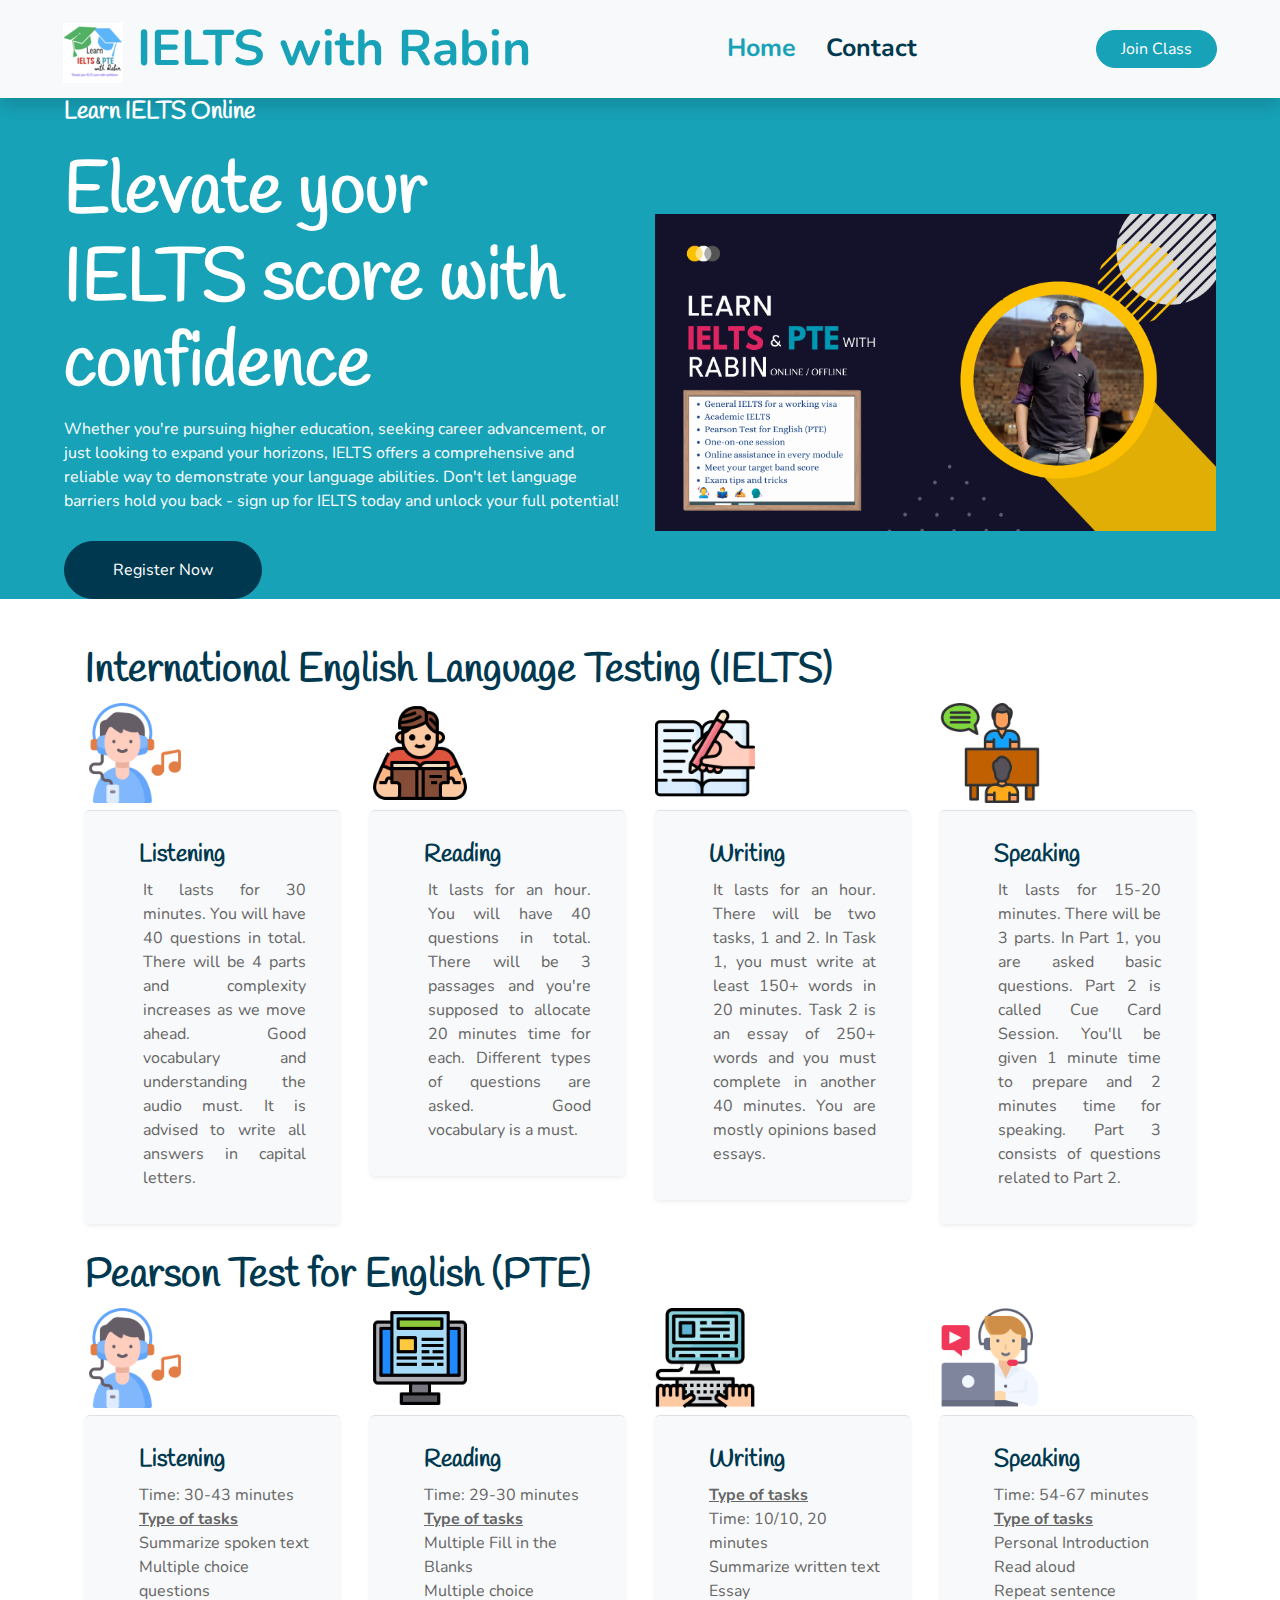
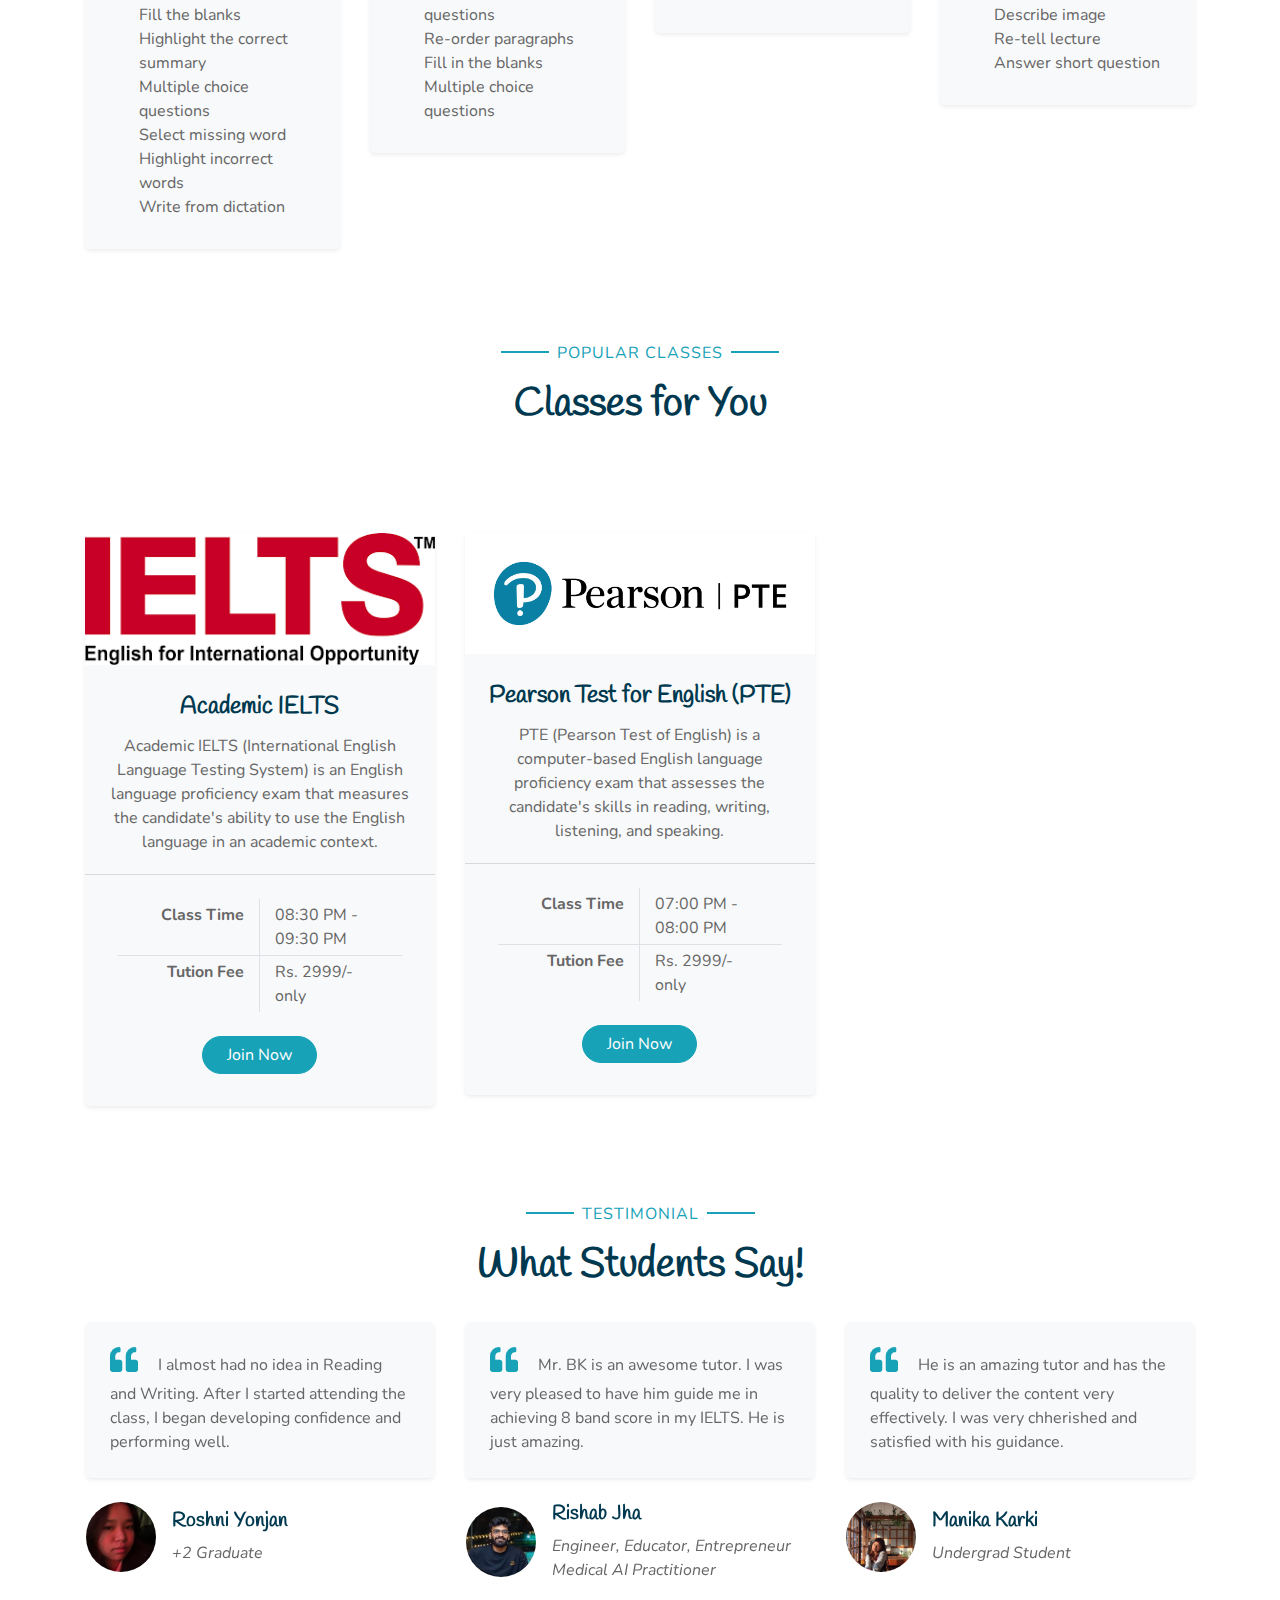
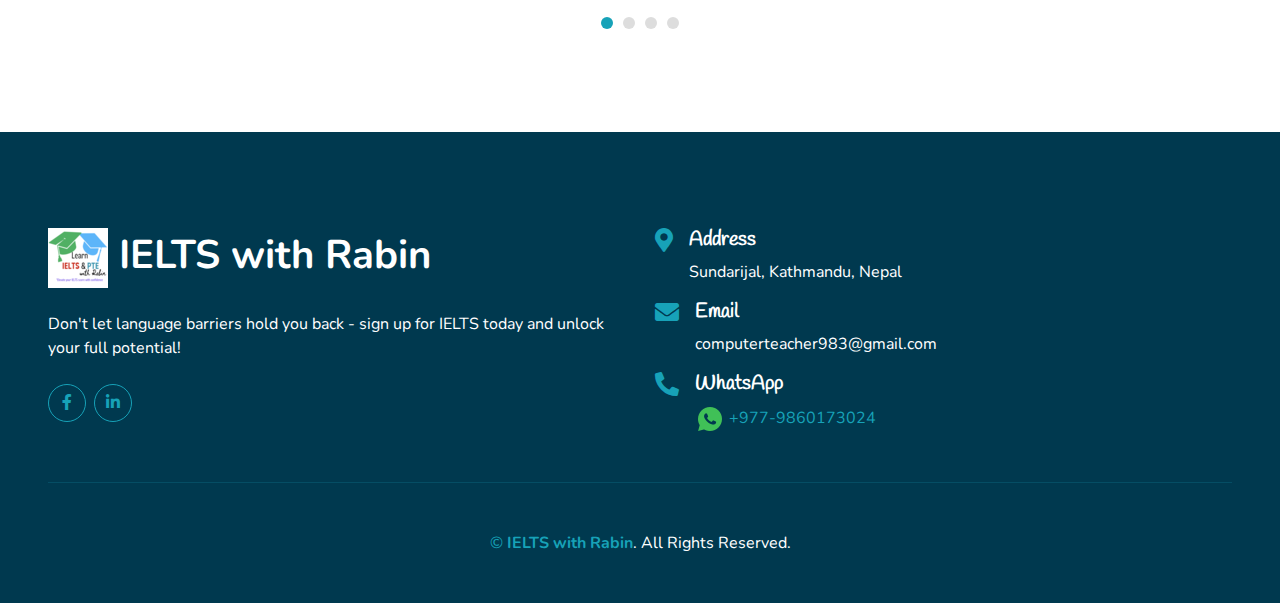
<file: index.html>
<!DOCTYPE html>
<html lang="en">
  <head>
    <meta charset="utf-8" />
    <title>IELTS with Rabin</title>
    <meta content="width=device-width, initial-scale=1.0" name="viewport" />
    <meta content="Free HTML Templates" name="keywords" />
    <meta content="Free HTML Templates" name="description" />

    <!-- Favicon -->
    <link href="img/favicon.ico" rel="icon" />

    <!-- Google Web Fonts -->
    <link rel="preconnect" href="https://fonts.gstatic.com" />
    <link
      href="https://fonts.googleapis.com/css2?family=Handlee&family=Nunito&display=swap"
      rel="stylesheet"
    />

    <!-- Font Awesome -->
    <link
      href="https://cdnjs.cloudflare.com/ajax/libs/font-awesome/5.10.0/css/all.min.css"
      rel="stylesheet"
    />

    <!-- Flaticon Font -->
    <link href="lib/flaticon/font/flaticon.css" rel="stylesheet" />

    <!-- Libraries Stylesheet -->
    <link href="lib/owlcarousel/assets/owl.carousel.min.css" rel="stylesheet" />
    <link href="lib/lightbox/css/lightbox.min.css" rel="stylesheet" />

    <!-- Customized Bootstrap Stylesheet -->
    <link href="css/style.css" rel="stylesheet" />
  </head>

  <body>
    <!-- Navbar Start -->
    <div class="container-fluid bg-light position-relative shadow">
      <nav
        class="navbar navbar-expand-lg bg-light navbar-light py-3 py-lg-0 px-0 px-lg-5"
      >
        <a
          href=""
          class="navbar-brand font-weight-bold text-secondary"
          style="font-size: 50px"
        >
          <img src="img/logo.png">
          <span class="text-primary">IELTS with Rabin</span>
        </a>
        <button
          type="button"
          class="navbar-toggler"
          data-toggle="collapse"
          data-target="#navbarCollapse"
        >
          <span class="navbar-toggler-icon"></span>
        </button>
        <div class="collapse navbar-collapse justify-content-between" id="navbarCollapse">
          <div class="navbar-nav font-weight-bold mx-auto py-0" style="font-size: 25px;">
            <a href="index.html" class="nav-item nav-link active">Home</a>
            <!-- <a href="about.html" class="nav-item nav-link">About</a> -->
            <!-- <a href="class.html" class="nav-item nav-link">Classes</a>
            <a href="team.html" class="nav-item nav-link">Teachers</a>
            <a href="gallery.html" class="nav-item nav-link">Gallery</a>
            <div class="nav-item dropdown">
              <a
                href="#"
                class="nav-link dropdown-toggle"
                data-toggle="dropdown"
                >Pages</a
              >
              <div class="dropdown-menu rounded-0 m-0">
                <a href="blog.html" class="dropdown-item">Blog Grid</a>
                <a href="single.html" class="dropdown-item">Blog Detail</a>
              </div>
            </div> -->
            <a href="contact.html" class="nav-item nav-link">Contact</a>
          </div>
          <a href="https://forms.gle/7WCJmFNgpNfJ2tbB8" class="btn btn-primary px-4">Join Class</a>
        </div>
      </nav>
    </div>
    <!-- Navbar End -->

    <!-- Header Start -->
    <div class="container-fluid bg-primary px-0 px-md-5 mb-5">
      <div class="row align-items-center px-3">
        <div class="col-lg-6 text-center text-lg-left">
          <h4 class="text-white mb-4 mt-5 mt-lg-0">Learn IELTS Online</h4>
          <h1 class="display-3 font-weight-bold text-white">
          Elevate your IELTS score with confidence
          </h1>
          <p class="text-white mb-4">
            Whether you're pursuing higher education, seeking career advancement, or just 
            looking to expand your horizons, IELTS offers a comprehensive and reliable way to demonstrate your 
            language abilities. 
            Don't let language barriers hold you back - sign up for IELTS today and unlock your full potential!
          </p>
          <a href="https://forms.gle/7WCJmFNgpNfJ2tbB8" class="btn btn-secondary mt-1 py-3 px-5">Register Now</a>
        </div>
        <div class="col-lg-6 text-center text-lg-right">
          <img class="img-fluid mt-5" src="img/Creative.png" alt="" />
        </div>
      </div>
    </div>
    <!-- Header End -->

    <!-- Facilities Start -->
    <div class="container-fluid pt-6">
      <div class="container pb-3">
        <h1>International English Language Testing (IELTS)</h1>
        <div class="row">
          <div class="col-lg-3 col-md-6 pb-1">
            <span class="icon-listening"></span>
            <div
              class="d-flex bg-light shadow-sm border-top rounded mb-4"
              style="padding: 30px"
            >
              <!-- <i
                class="flaticon-051-ear h1 font-weight-normal text-primary mb-3"
              ></i> -->
              
              <div class="pl-4">
                <h4>Listening</h4>
                <p class="m-1" style="text-align: justify;">
                  It lasts for 30 minutes. You will have 40 questions in total.
                  There will be 4 parts and complexity increases as we move ahead.
                  Good vocabulary and understanding the audio must. It is advised to write all answers in capital 
                  letters.
                </p>
              </div>
            </div>
          </div>
          <div class="col-lg-3 col-md-6 pb-1">
            <i class="icon-reading"></i>
            <div
              class="d-flex bg-light shadow-sm border-top rounded mb-4"
              style="padding: 30px"
            >
              <!-- <i
                class="flaticon-022-drum h1 font-weight-normal text-primary mb-3"
              ></i> -->
              
              <div class="pl-4">
                <h4>Reading</h4>
                <p class="m-1" style="text-align: justify;">
                  It lasts for an hour. You will have 40 questions in total.
                  There will be 3 passages and you're supposed to allocate 20 minutes
                  time for each. Different types of questions are asked. Good 
                  vocabulary is a must. 
                </p>
              </div>
            </div>
          </div>
          <div class="col-lg-3 col-md-6 pb-1">
            <i class="icon-writing"></i>
            <div
              class="d-flex bg-light shadow-sm border-top rounded mb-4"
              style="padding: 30px"
            >
              <!-- <i
                class="flaticon-030-crayons h1 font-weight-normal text-primary mb-3"
              ></i> -->
              <div class="pl-4">
                <h4>Writing</h4>
                <p class="m-1" style="text-align: justify;">
                  It lasts for an hour. There will be two tasks, 1 and 2. In Task 1, you must 
                  write at least 150+ words in 20 minutes. Task 2 is an essay of 250+ words 
                  and you must complete in another 40 minutes. You are mostly opinions based essays.
                </p>
              </div>
            </div>
          </div>
          <div class="col-lg-3 col-md-6 pb-1">
            <i class="icon-speaking"></i>
            <div
              class="d-flex bg-light shadow-sm border-top rounded mb-4"
              style="padding: 30px"
            >
              <!-- <i
                class="flaticon-017-toy-car h1 font-weight-normal text-primary mb-3"
              ></i> -->
              <div class="pl-4">
                <h4>Speaking</h4>
                <p class="m-1" style="text-align: justify;">
                  It lasts for 15-20 minutes. There will be 3 parts. 
                  In Part 1, you are asked basic questions. Part 2 is called Cue Card 
                  Session. You'll be given 1 minute time to prepare and 2 minutes 
                  time for speaking. Part 3 consists of questions related to Part 2.
                </p>
              </div>
            </div>
          </div>
        </div>
        <h1>Pearson Test for English (PTE)</h1>
        <div class="row">
          <div class="col-lg-3 col-md-6 pb-1">
            <span class="icon-listening"></span>
            <div
              class="d-flex bg-light shadow-sm border-top rounded mb-4"
              style="padding: 30px"
            >
              <!-- <i
                class="flaticon-051-ear h1 font-weight-normal text-primary mb-3"
              ></i> -->
              <div class="pl-4">
                <h4>Listening</h4>
                <p class="m-0">
                  Time: 30-43 minutes <br>
                  <u><b>Type of tasks</b></u><br>
                  Summarize spoken text <br>
                  Multiple choice questions <br>
                  Fill the blanks <br>
                  Highlight the correct summary<br>
                  Multiple choice questions<br>
                  Select missing word<br>
                  Highlight incorrect words<br>
                  Write from dictation<br>                  
                </p>
              </div>
            </div>
          </div>
          <div class="col-lg-3 col-md-6 pb-1">
            <i class="icon-ptereading"></i>
            <div
              class="d-flex bg-light shadow-sm border-top rounded mb-4"
              style="padding: 30px"
            >
              <!-- <i
                class="flaticon-022-drum h1 font-weight-normal text-primary mb-3"
              ></i> -->
              <div class="pl-4">
                <h4>Reading</h4>
                <p class="m-0">
                  Time: 29-30 minutes<br>
                  <u><b>Type of tasks</b></u><br>
                  Multiple Fill in the Blanks<br>
                  Multiple choice questions<br>
                  Re-order paragraphs<br>
                  Fill in the blanks<br>
                  Multiple choice questions<br>
                </p>
              </div>
            </div>
          </div>
          <div class="col-lg-3 col-md-6 pb-1">
            <i class="icon-ptewriting"></i>
            <div
              class="d-flex bg-light shadow-sm border-top rounded mb-4"
              style="padding: 30px"
            >
              <!-- <i
                class="flaticon-030-crayons h1 font-weight-normal text-primary mb-3"
              ></i> -->
              <div class="pl-4">
                <h4>Writing</h4>
                <p class="m-0">
                  <u><b>Type of tasks</b></u><br>
                  Time: 10/10, 20 minutes<br>
                  Summarize written text<br>
                  Essay<br>
                </p>
              </div>
            </div>
          </div>
          <div class="col-lg-3 col-md-6 pb-1">
            <i class="icon-ptespeaking"></i>
            <div
              class="d-flex bg-light shadow-sm border-top rounded mb-4"
              style="padding: 30px"
            >
              <!-- <i
                class="flaticon-017-toy-car h1 font-weight-normal text-primary mb-3"
              ></i> -->
              <div class="pl-4">
                <h4>Speaking</h4>
                <p class="m-0">
                  Time: 54-67 minutes<br>
                  <u><b>Type of tasks</b></u><br>
                  Personal Introduction<br>
                  Read aloud<br>
                  Repeat sentence<br>
                  Describe image<br>
                  Re-tell lecture<br>
                  Answer short question<br>
                </p>
              </div>
            </div>
          </div>
        </div>
      </div>
    </div>
    <!-- Facilities Start -->

    <!-- About Start -->
    <!-- <div class="container-fluid py-5">
      <div class="container">
        <div class="row align-items-center">
          <div class="col-lg-5">
            <img
              class="img-fluid rounded mb-5 mb-lg-0"
              src="img/about-1.jpg"
              alt=""
            />
          </div>
          <div class="col-lg-7">
            <p class="section-title pr-5">
              <span class="pr-2">Learn About Us</span>
            </p>
            <h1 class="mb-4">Best School For Your Kids</h1>
            <p>
              Invidunt lorem justo sanctus clita. Erat lorem labore ea, justo
              dolor lorem ipsum ut sed eos, ipsum et dolor kasd sit ea justo.
              Erat justo sed sed diam. Ea et erat ut sed diam sea ipsum est
              dolor
            </p>
            <div class="row pt-2 pb-4">
              <div class="col-6 col-md-4">
                <img class="img-fluid rounded" src="img/about-2.jpg" alt="" />
              </div>
              <div class="col-6 col-md-8">
                <ul class="list-inline m-0">
                  <li class="py-2 border-top border-bottom">
                    <i class="fa fa-check text-primary mr-3"></i>Labore eos amet
                    dolor amet diam
                  </li>
                  <li class="py-2 border-bottom">
                    <i class="fa fa-check text-primary mr-3"></i>Etsea et sit
                    dolor amet ipsum
                  </li>
                  <li class="py-2 border-bottom">
                    <i class="fa fa-check text-primary mr-3"></i>Diam dolor diam
                    elitripsum vero.
                  </li>
                </ul>
              </div>
            </div>
            <a href="" class="btn btn-primary mt-2 py-2 px-4">Learn More</a>
          </div>
        </div>
      </div>
    </div> -->
    <!-- About End -->

    <!-- Class Start -->
    <div class="container-fluid pt-5">
      <div class="container">
        <div class="text-center pb-2">
          <p class="section-title px-5">
            <span class="px-2">Popular Classes</span>
          </p>
          <h1 class="mb-4">Classes for You</h1>
          <br>
          <br>
          <br>
        </div>
        <div class="row">
          <div class="col-lg-4 mb-5">
            <div class="card border-0 bg-light shadow-sm pb-2">
              <img class="card-img-top mb-2" src="img/ielts.png" alt="" />
              <div class="card-body text-center">
                <h4 class="card-title">Academic IELTS</h4>
                <p class="card-text">
                  Academic IELTS (International English Language Testing System) is an English language proficiency exam that
                  measures the candidate's ability to use the English language in an academic context. 
                </p>
              </div>
              <div class="card-footer bg-transparent py-4 px-5">
                <!-- <div class="row border-bottom">
                  <div class="col-6 py-1 text-right border-right">
                    <strong>Age of Kids</strong>
                  </div>
                  <div class="col-6 py-1">3 - 6 Years</div>
                </div>
                <div class="row border-bottom">
                  <div class="col-6 py-1 text-right border-right">
                    <strong>Total Seats</strong>
                  </div>
                  <div class="col-6 py-1">40 Seats</div>
                </div> -->
                <div class="row border-bottom">
                  <div class="col-6 py-1 text-right border-right">
                    <strong>Class Time</strong>
                  </div>
                  <div class="col-6 py-1">08:30 PM - 09:30 PM</div>
                </div>
                <div class="row">
                  <div class="col-6 py-1 text-right border-right">
                    <strong>Tution Fee</strong>
                  </div>
                  <div class="col-6 py-1">Rs. 2999/- only</div>
                </div>
              </div>
              <a href="https://forms.gle/69q1yDEvJ6spKAFcA" class="btn btn-primary px-4 mx-auto mb-4">Join Now</a>
            </div>
          </div>
          <div class="col-lg-4 mb-5">
            <div class="card border-0 bg-light shadow-sm pb-2">
              <img class="card-img-top mb-2" src="img/PTE.png" alt="" />
              <div class="card-body text-center">
                <h4 class="card-title">Pearson Test for English (PTE)</h4>
                <p class="card-text">
                  PTE (Pearson Test of English) is a computer-based English language proficiency 
                  exam that assesses the candidate's skills in reading, writing, listening, and speaking.
                </p>
              </div>
              <div class="card-footer bg-transparent py-4 px-5">
                <!-- <div class="row border-bottom">
                  <div class="col-6 py-1 text-right border-right">
                    <strong>Age of Kids</strong>
                  </div>
                  <div class="col-6 py-1">3 - 6 Years</div>
                </div>
                <div class="row border-bottom">
                  <div class="col-6 py-1 text-right border-right">
                    <strong>Total Seats</strong>
                  </div>
                  <div class="col-6 py-1">40 Seats</div>
                </div> -->
                <div class="row border-bottom">
                  <div class="col-6 py-1 text-right border-right">
                    <strong>Class Time</strong>
                  </div>
                  <div class="col-6 py-1">07:00 PM - 08:00 PM</div>
                </div>
                <div class="row">
                  <div class="col-6 py-1 text-right border-right">
                    <strong>Tution Fee</strong>
                  </div>
                  <div class="col-6 py-1">Rs. 2999/- only</div>
                </div>
              </div>
              <a href="https://forms.gle/69q1yDEvJ6spKAFcA" class="btn btn-primary px-4 mx-auto mb-4">Join Now</a>
            </div>
          </div>
          <!-- <div class="col-lg-4 mb-5">
            <div class="card border-0 bg-light shadow-sm pb-2">
              <img class="card-img-top mb-2" src="img/class-3.jpg" alt="" />
              <div class="card-body text-center">
                <h4 class="card-title">Basic Science</h4>
                <p class="card-text">
                  Justo ea diam stet diam ipsum no sit, ipsum vero et et diam
                  ipsum duo et no et, ipsum ipsum erat duo amet clita duo
                </p>
              </div>
              <div class="card-footer bg-transparent py-4 px-5">
                <div class="row border-bottom">
                  <div class="col-6 py-1 text-right border-right">
                    <strong>Age of Kids</strong>
                  </div>
                  <div class="col-6 py-1">3 - 6 Years</div>
                </div>
                <div class="row border-bottom">
                  <div class="col-6 py-1 text-right border-right">
                    <strong>Total Seats</strong>
                  </div>
                  <div class="col-6 py-1">40 Seats</div>
                </div>
                <div class="row border-bottom">
                  <div class="col-6 py-1 text-right border-right">
                    <strong>Class Time</strong>
                  </div>
                  <div class="col-6 py-1">08:00 - 10:00</div>
                </div>
                <div class="row">
                  <div class="col-6 py-1 text-right border-right">
                    <strong>Tution Fee</strong>
                  </div>
                  <div class="col-6 py-1">$290 / Month</div>
                </div>
              </div>
              <a href="" class="btn btn-primary px-4 mx-auto mb-4">Join Now</a>
            </div>
          </div> -->
        </div>
      </div>
    </div>
    <!-- Class End -->

    <!-- Registration Start
    <div class="container-fluid py-5">
      <div class="container">
        <div class="row align-items-center">
          <div class="col-lg-7 mb-5 mb-lg-0">
            <p class="section-title pr-5">
              <span class="pr-2">Book A Seat</span>
            </p>
            <h1 class="mb-4">Book A Seat For Your Kid</h1>
            <p>
              Invidunt lorem justo sanctus clita. Erat lorem labore ea, justo
              dolor lorem ipsum ut sed eos, ipsum et dolor kasd sit ea justo.
              Erat justo sed sed diam. Ea et erat ut sed diam sea ipsum est
              dolor
            </p>
            <ul class="list-inline m-0">
              <li class="py-2">
                <i class="fa fa-check text-success mr-3"></i>Labore eos amet
                dolor amet diam
              </li>
              <li class="py-2">
                <i class="fa fa-check text-success mr-3"></i>Etsea et sit dolor
                amet ipsum
              </li>
              <li class="py-2">
                <i class="fa fa-check text-success mr-3"></i>Diam dolor diam
                elitripsum vero.
              </li>
            </ul>
            <a href="" class="btn btn-primary mt-4 py-2 px-4">Book Now</a>
          </div>
          <div class="col-lg-5">
            <div class="card border-0">
              <div class="card-header bg-secondary text-center p-4">
                <h1 class="text-white m-0">Book A Seat</h1>
              </div>
              <div class="card-body rounded-bottom bg-primary p-5">
                <form>
                  <div class="form-group">
                    <input
                      type="text"
                      class="form-control border-0 p-4"
                      placeholder="Your Name"
                      required="required"
                    />
                  </div>
                  <div class="form-group">
                    <input
                      type="email"
                      class="form-control border-0 p-4"
                      placeholder="Your Email"
                      required="required"
                    />
                  </div>
                  <div class="form-group">
                    <select
                      class="custom-select border-0 px-4"
                      style="height: 47px"
                    >
                      <option selected>Select A Class</option>
                      <option value="1">Class 1</option>
                      <option value="2">Class 1</option>
                      <option value="3">Class 1</option>
                    </select>
                  </div>
                  <div>
                    <button
                      class="btn btn-secondary btn-block border-0 py-3"
                      type="submit"
                    >
                      Book Now
                    </button>
                  </div>
                </form>
              </div>
            </div>
          </div>
        </div>
      </div>
    </div> -->
    <!-- Registration End -->

    <!-- Team Start -->
    <!-- <div class="container-fluid pt-5">
      <div class="container">
        <div class="text-center pb-2">
          <p class="section-title px-5">
            <span class="px-2">Our Teachers</span>
          </p>
          <h1 class="mb-4">Meet Our Teachers</h1>
        </div>
        <div class="row">
          <div class="col-md-6 col-lg-3 text-center team mb-5">
            <div
              class="position-relative overflow-hidden mb-4"
              style="border-radius: 100%"
            >
              <img class="img-fluid w-100" src="img/team-1.jpg" alt="" />
              <div
                class="team-social d-flex align-items-center justify-content-center w-100 h-100 position-absolute"
              >
                <a
                  class="btn btn-outline-light text-center mr-2 px-0"
                  style="width: 38px; height: 38px"
                  href="#"
                  ><i class="fab fa-twitter"></i
                ></a>
                <a
                  class="btn btn-outline-light text-center mr-2 px-0"
                  style="width: 38px; height: 38px"
                  href="#"
                  ><i class="fab fa-facebook-f"></i
                ></a>
                <a
                  class="btn btn-outline-light text-center px-0"
                  style="width: 38px; height: 38px"
                  href="#"
                  ><i class="fab fa-linkedin-in"></i
                ></a>
              </div>
            </div>
            <h4>Julia Smith</h4>
            <i>Music Teacher</i>
          </div>
          <div class="col-md-6 col-lg-3 text-center team mb-5">
            <div
              class="position-relative overflow-hidden mb-4"
              style="border-radius: 100%"
            >
              <img class="img-fluid w-100" src="img/team-2.jpg" alt="" />
              <div
                class="team-social d-flex align-items-center justify-content-center w-100 h-100 position-absolute"
              >
                <a
                  class="btn btn-outline-light text-center mr-2 px-0"
                  style="width: 38px; height: 38px"
                  href="#"
                  ><i class="fab fa-twitter"></i
                ></a>
                <a
                  class="btn btn-outline-light text-center mr-2 px-0"
                  style="width: 38px; height: 38px"
                  href="#"
                  ><i class="fab fa-facebook-f"></i
                ></a>
                <a
                  class="btn btn-outline-light text-center px-0"
                  style="width: 38px; height: 38px"
                  href="#"
                  ><i class="fab fa-linkedin-in"></i
                ></a>
              </div>
            </div>
            <h4>Jhon Doe</h4>
            <i>Language Teacher</i>
          </div>
          <div class="col-md-6 col-lg-3 text-center team mb-5">
            <div
              class="position-relative overflow-hidden mb-4"
              style="border-radius: 100%"
            >
              <img class="img-fluid w-100" src="img/team-3.jpg" alt="" />
              <div
                class="team-social d-flex align-items-center justify-content-center w-100 h-100 position-absolute"
              >
                <a
                  class="btn btn-outline-light text-center mr-2 px-0"
                  style="width: 38px; height: 38px"
                  href="#"
                  ><i class="fab fa-twitter"></i
                ></a>
                <a
                  class="btn btn-outline-light text-center mr-2 px-0"
                  style="width: 38px; height: 38px"
                  href="#"
                  ><i class="fab fa-facebook-f"></i
                ></a>
                <a
                  class="btn btn-outline-light text-center px-0"
                  style="width: 38px; height: 38px"
                  href="#"
                  ><i class="fab fa-linkedin-in"></i
                ></a>
              </div>
            </div>
            <h4>Mollie Ross</h4>
            <i>Dance Teacher</i>
          </div>
          <div class="col-md-6 col-lg-3 text-center team mb-5">
            <div
              class="position-relative overflow-hidden mb-4"
              style="border-radius: 100%"
            >
              <img class="img-fluid w-100" src="img/team-4.jpg" alt="" />
              <div
                class="team-social d-flex align-items-center justify-content-center w-100 h-100 position-absolute"
              >
                <a
                  class="btn btn-outline-light text-center mr-2 px-0"
                  style="width: 38px; height: 38px"
                  href="#"
                  ><i class="fab fa-twitter"></i
                ></a>
                <a
                  class="btn btn-outline-light text-center mr-2 px-0"
                  style="width: 38px; height: 38px"
                  href="#"
                  ><i class="fab fa-facebook-f"></i
                ></a>
                <a
                  class="btn btn-outline-light text-center px-0"
                  style="width: 38px; height: 38px"
                  href="#"
                  ><i class="fab fa-linkedin-in"></i
                ></a>
              </div>
            </div>
            <h4>Donald John</h4>
            <i>Art Teacher</i>
          </div>
        </div>
      </div>
    </div> -->
    <!-- Team End -->

    <!-- Testimonial Start -->
    <div class="container-fluid py-5">
      <div class="container p-0">
        <div class="text-center pb-2">
          <p class="section-title px-5">
            <span class="px-2">Testimonial</span>
          </p>
          <h1 class="mb-4">What Students Say!</h1>
        </div>
        <div class="owl-carousel testimonial-carousel">
          <div class="testimonial-item px-3">
            <div class="bg-light shadow-sm rounded mb-4 p-4">
              <h3 class="fas fa-quote-left text-primary mr-3"></h3>
              Mr. BK is an awesome tutor. I was very pleased to have him
              guide me in achieving 8 band score in my IELTS. He is just amazing.
            </div>
            <div class="d-flex align-items-center">
              <img
                class="rounded-circle"
                src="img/rishab.jpg"
                style="width: 70px; height: 70px"
                alt="Image"
              />
              <div class="pl-3">
                <h5>Rishab Jha</h5>
                <i>Engineer, Educator, Entrepreneur
                  Medical AI Practitioner</i>
              </div>
            </div>
          </div>
          <div class="testimonial-item px-3">
            <div class="bg-light shadow-sm rounded mb-4 p-4">
              <h3 class="fas fa-quote-left text-primary mr-3"></h3>
              He is an amazing tutor and has the quality to deliver the content 
              very effectively. I was very chherished and satisfied with his guidance.
            </div>
            <div class="d-flex align-items-center">
              <img
                class="rounded-circle"
                src="img/manika.jpg"
                style="width: 70px; height: 70px"
                alt="Image"
              />
              <div class="pl-3">
                <h5>Manika Karki</h5>
                <i>Undergrad Student</i>
              </div>
            </div>
          </div>
          <div class="testimonial-item px-3">
            <div class="bg-light shadow-sm rounded mb-4 p-4">
              <h3 class="fas fa-quote-left text-primary mr-3"></h3>
              I was very confident after I met Rabin sir. He motivated
              after which I started scoring high. He is truly inspirational.
            </div>
            <div class="d-flex align-items-center">
              <img
                class="rounded-circle"
                src="img/prabesh.jpg"
                style="width: 70px; height: 70px"
                alt="Image"
              />
              <div class="pl-3">
                <h5>Prabesh Khadka</h5>
                <i>Student</i>
              </div>
            </div>
          </div>
          <div class="testimonial-item px-3">
            <div class="bg-light shadow-sm rounded mb-4 p-4">
              <h3 class="fas fa-quote-left text-primary mr-3"></h3>
              I almost had no idea in Reading and Writing. After I started 
              attending the class, I began developing confidence and performing well. 
            </div>
            <div class="d-flex align-items-center">
              <img
                class="rounded-circle"
                src="img/roshni.jpg"
                style="width: 70px; height: 70px"
                alt="Image"
              />
              <div class="pl-3">
                <h5>Roshni Yonjan</h5>
                <i>+2 Graduate</i>
              </div>
            </div>
          </div>
        </div>
      </div>
    </div>
    <!-- Testimonial End -->

    <!-- Blog Start -->
    <!-- <div class="container-fluid pt-5">
      <div class="container">
        <div class="text-center pb-2">
          <p class="section-title px-5">
            <span class="px-2">Latest Blog</span>
          </p>
          <h1 class="mb-4">Latest Articles From Blog</h1>
        </div>
        <div class="row pb-3">
          <div class="col-lg-4 mb-4">
            <div class="card border-0 shadow-sm mb-2">
              <img class="card-img-top mb-2" src="img/blog-1.jpg" alt="" />
              <div class="card-body bg-light text-center p-4">
                <h4 class="">Diam amet eos at no eos</h4>
                <div class="d-flex justify-content-center mb-3">
                  <small class="mr-3"
                    ><i class="fa fa-user text-primary"></i> Admin</small
                  >
                  <small class="mr-3"
                    ><i class="fa fa-folder text-primary"></i> Web Design</small
                  >
                  <small class="mr-3"
                    ><i class="fa fa-comments text-primary"></i> 15</small
                  >
                </div>
                <p>
                  Sed kasd sea sed at elitr sed ipsum justo, sit nonumy diam
                  eirmod, duo et sed sit eirmod kasd clita tempor dolor stet
                  lorem. Tempor ipsum justo amet stet...
                </p>
                <a href="" class="btn btn-primary px-4 mx-auto my-2"
                  >Read More</a
                >
              </div>
            </div>
          </div>
          <div class="col-lg-4 mb-4">
            <div class="card border-0 shadow-sm mb-2">
              <img class="card-img-top mb-2" src="img/blog-2.jpg" alt="" />
              <div class="card-body bg-light text-center p-4">
                <h4 class="">Diam amet eos at no eos</h4>
                <div class="d-flex justify-content-center mb-3">
                  <small class="mr-3"
                    ><i class="fa fa-user text-primary"></i> Admin</small
                  >
                  <small class="mr-3"
                    ><i class="fa fa-folder text-primary"></i> Web Design</small
                  >
                  <small class="mr-3"
                    ><i class="fa fa-comments text-primary"></i> 15</small
                  >
                </div>
                <p>
                  Sed kasd sea sed at elitr sed ipsum justo, sit nonumy diam
                  eirmod, duo et sed sit eirmod kasd clita tempor dolor stet
                  lorem. Tempor ipsum justo amet stet...
                </p>
                <a href="" class="btn btn-primary px-4 mx-auto my-2"
                  >Read More</a
                >
              </div>
            </div>
          </div>
          <div class="col-lg-4 mb-4">
            <div class="card border-0 shadow-sm mb-2">
              <img class="card-img-top mb-2" src="img/blog-3.jpg" alt="" />
              <div class="card-body bg-light text-center p-4">
                <h4 class="">Diam amet eos at no eos</h4>
                <div class="d-flex justify-content-center mb-3">
                  <small class="mr-3"
                    ><i class="fa fa-user text-primary"></i> Admin</small
                  >
                  <small class="mr-3"
                    ><i class="fa fa-folder text-primary"></i> Web Design</small
                  >
                  <small class="mr-3"
                    ><i class="fa fa-comments text-primary"></i> 15</small
                  >
                </div>
                <p>
                  Sed kasd sea sed at elitr sed ipsum justo, sit nonumy diam
                  eirmod, duo et sed sit eirmod kasd clita tempor dolor stet
                  lorem. Tempor ipsum justo amet stet...
                </p>
                <a href="" class="btn btn-primary px-4 mx-auto my-2"
                  >Read More</a
                >
              </div>
            </div>
          </div>
        </div>
      </div>
    </div> -->
    <!-- Blog End -->

    <!-- Footer Start -->
    <div class="container-fluid bg-secondary text-white mt-5 py-5 px-sm-3 px-md-5">
      <div class="row pt-5">
        <div class="col-lg-6 col-md-6 mb-5">
          <a
            href=""
            class="navbar-brand font-weight-bold text-primary m-0 mb-4 p-0"
            style="font-size: 40px; line-height: 40px"
          >
            <!-- <i class="flaticon-043-teddy-bear"></i> -->
            <img src="img/logo.png">
            <span class="text-white">IELTS with Rabin</span>
          </a>
          <p>
            Don't let language barriers hold you back - sign up for IELTS today and unlock your full potential!
          </p>
          <div class="d-flex justify-content-start mt-4">
            <!-- <a
              class="btn btn-outline-primary rounded-circle text-center mr-2 px-0"
              style="width: 38px; height: 38px"
              href="#"
              ><i class="fab fa-twitter"></i
            ></a> -->
            <a
              class="btn btn-outline-primary rounded-circle text-center mr-2 px-0"
              style="width: 38px; height: 38px"
              href="https://www.facebook.com/man1nh00d/"
              ><i class="fab fa-facebook-f"></i
            ></a>
            <a
              class="btn btn-outline-primary rounded-circle text-center mr-2 px-0"
              style="width: 38px; height: 38px"
              href="https://www.linkedin.com/in/rabin-bishwokarma/"
              ><i class="fab fa-linkedin-in"></i
            ></a>
            <!-- <a
              class="btn btn-outline-primary rounded-circle text-center mr-2 px-0"
              style="width: 38px; height: 38px"
              href="#"
              ><i class="fab fa-instagram"></i
            ></a> -->
          </div>
        </div>
        <div class="col-lg-3 col-md-6 mb-5">
          <div class="d-flex">
            <h4 class="fa fa-map-marker-alt text-primary"></h4>
            <div class="pl-3">
              <h5 class="text-white">Address</h5>
              <p>Sundarijal, Kathmandu, Nepal</p>
            </div>
          </div>
          <div class="d-flex">
            <h4 class="fa fa-envelope text-primary"></h4>
            <div class="pl-3">
              <h5 class="text-white">Email</h5>
              <p>computerteacher983@gmail.com</p>
            </div>
          </div>
          <div class="d-flex">
            <h4 class="fa fa-phone-alt text-primary"></h4>
            <div class="pl-3">
              <h5 class="text-white">WhatsApp</h5>
              <a aria-label="Chat on WhatsApp" href="https://wa.me/9860173024"> <img alt="" src="img/WhatsAppButtonGreenLarge.png" /> +977-9860173024
            </div>
          </div>
        </div>
        <!-- <div class="col-lg-3 col-md-6 mb-5">
          <h3 class="text-primary mb-4">Quick Links</h3>
          <div class="d-flex flex-column justify-content-start">
            <a class="text-white mb-2" href="#"
              ><i class="fa fa-angle-right mr-2"></i>Home</a
            >
            <a class="text-white mb-2" href="#"
              ><i class="fa fa-angle-right mr-2"></i>About Us</a
            >
            <a class="text-white mb-2" href="#"
              ><i class="fa fa-angle-right mr-2"></i>Our Classes</a
            >
            <a class="text-white mb-2" href="#"
              ><i class="fa fa-angle-right mr-2"></i>Our Teachers</a
            >
            <a class="text-white mb-2" href="#"
              ><i class="fa fa-angle-right mr-2"></i>Our Blog</a
            >
            <a class="text-white" href="#"
              ><i class="fa fa-angle-right mr-2"></i>Contact Us</a
            >
          </div>
        </div> -->
        <!-- <div class="col-lg-3 col-md-6 mb-5">
          <h3 class="text-primary mb-4">Newsletter</h3>
          <form action="">
            <div class="form-group">
              <input
                type="text"
                class="form-control border-0 py-4"
                placeholder="Your Name"
                required="required"
              />
            </div>
            <div class="form-group">
              <input
                type="email"
                class="form-control border-0 py-4"
                placeholder="Your Email"
                required="required"
              />
            </div>
            <div>
              <button
                class="btn btn-primary btn-block border-0 py-3"
                type="submit"
              >
                Submit Now
              </button>
            </div>
          </form>
        </div> -->
      </div>
      <div
        class="container-fluid pt-5"
        style="border-top: 1px solid rgba(23, 162, 184, 0.2) ;"
      >
        <p class="m-0 text-center text-white">
          &copy;
          <a class="text-primary font-weight-bold" href="#">IELTS with Rabin</a>.
          All Rights Reserved.

          <!--/*** This template is free as long as you keep the footer author’s credit link/attribution link/backlink. If you'd like to use the template without the footer author’s credit link/attribution link/backlink, you can purchase the Credit Removal License from "https://htmlcodex.com/credit-removal". Thank you for your support. ***/-->
          <!-- Designed by
          <a class="text-primary font-weight-bold" href="https://htmlcodex.com"
            >HTML Codex</a
          >
          <br />Distributed By:
          <a href="https://themewagon.com" target="_blank">ThemeWagon</a> -->
        </p>
      </div>
    </div>
    <!-- Footer End -->

    <!-- Back to Top -->
    <a href="#" class="btn btn-primary p-3 back-to-top"
      ><i class="fa fa-angle-double-up"></i
    ></a>

    <!-- JavaScript Libraries -->
    <script src="https://code.jquery.com/jquery-3.4.1.min.js"></script>
    <script src="https://stackpath.bootstrapcdn.com/bootstrap/4.4.1/js/bootstrap.bundle.min.js"></script>
    <script src="lib/easing/easing.min.js"></script>
    <script src="lib/owlcarousel/owl.carousel.min.js"></script>
    <script src="lib/isotope/isotope.pkgd.min.js"></script>
    <script src="lib/lightbox/js/lightbox.min.js"></script>

    <!-- Contact Javascript File -->
    <script src="mail/jqBootstrapValidation.min.js"></script>
    <script src="mail/contact.js"></script>

    <!-- Template Javascript -->
    <script src="js/main.js"></script>
  </body>
</html>
</file>
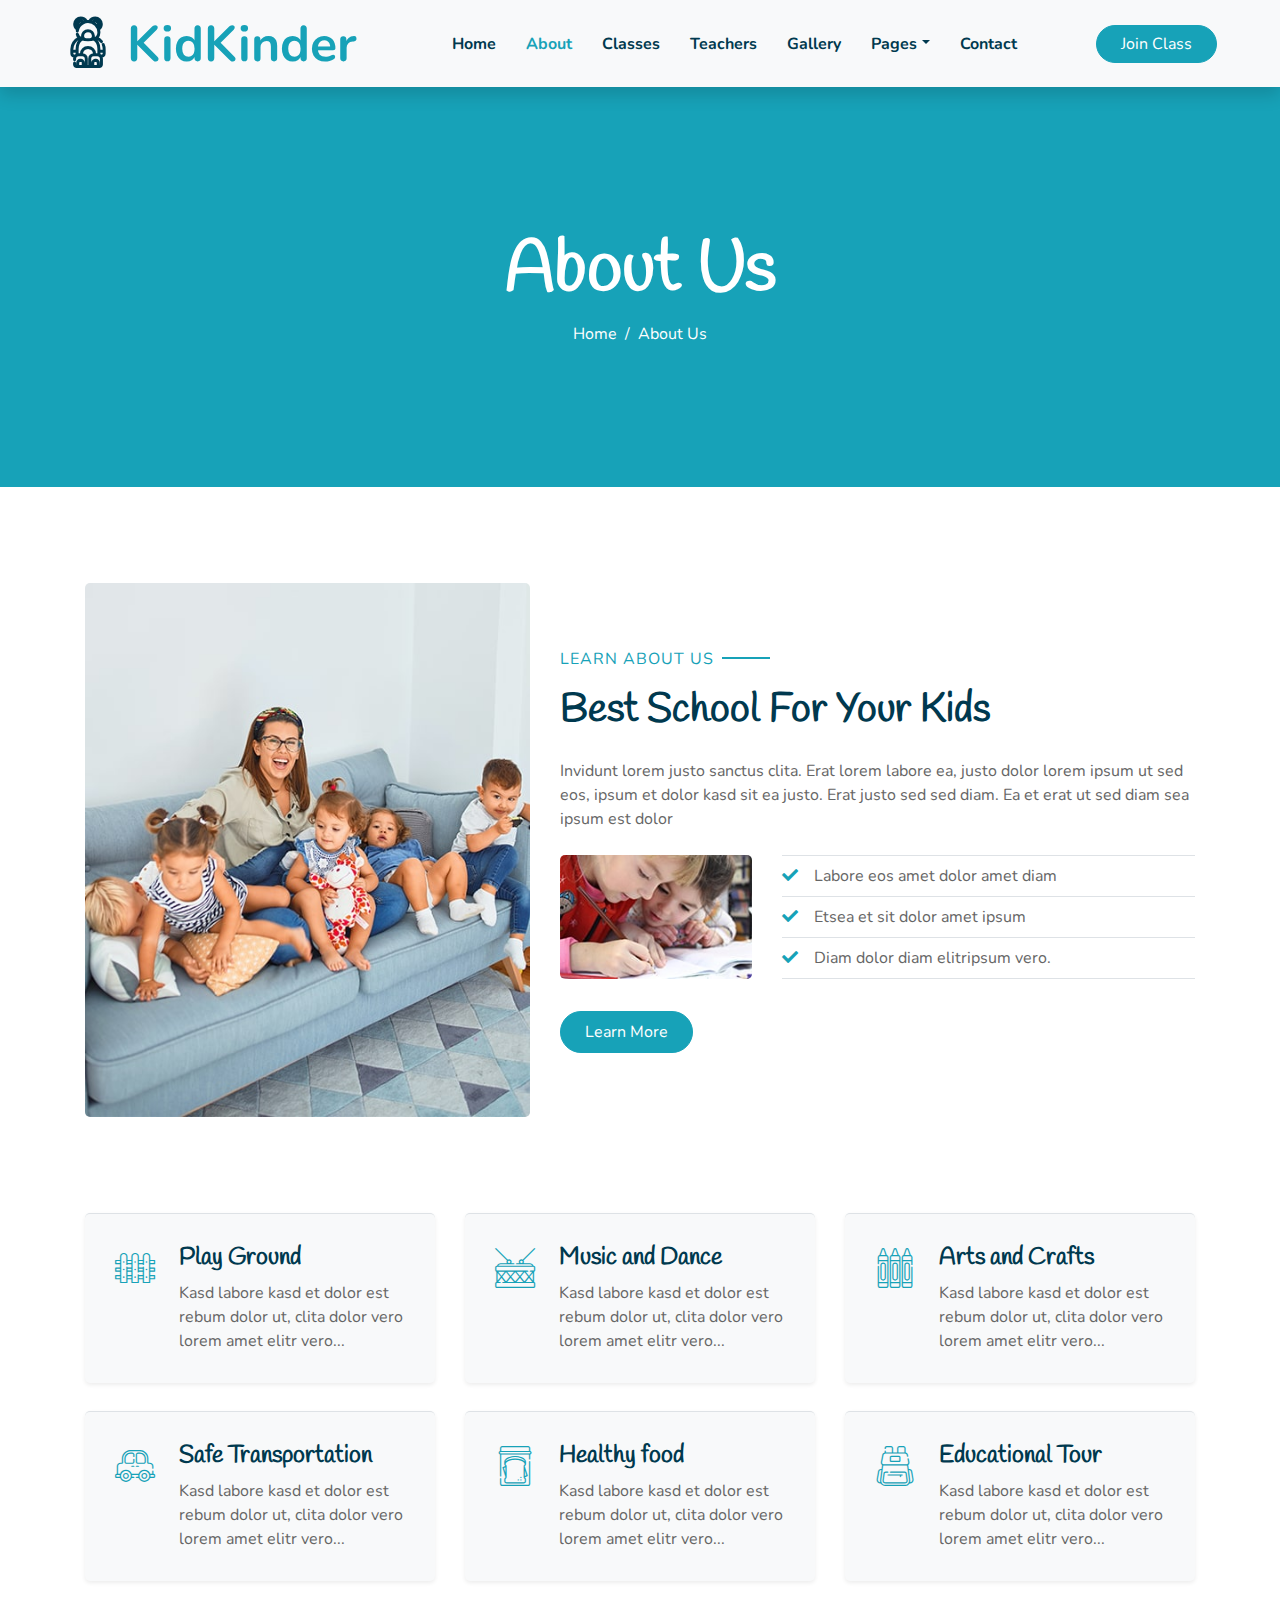
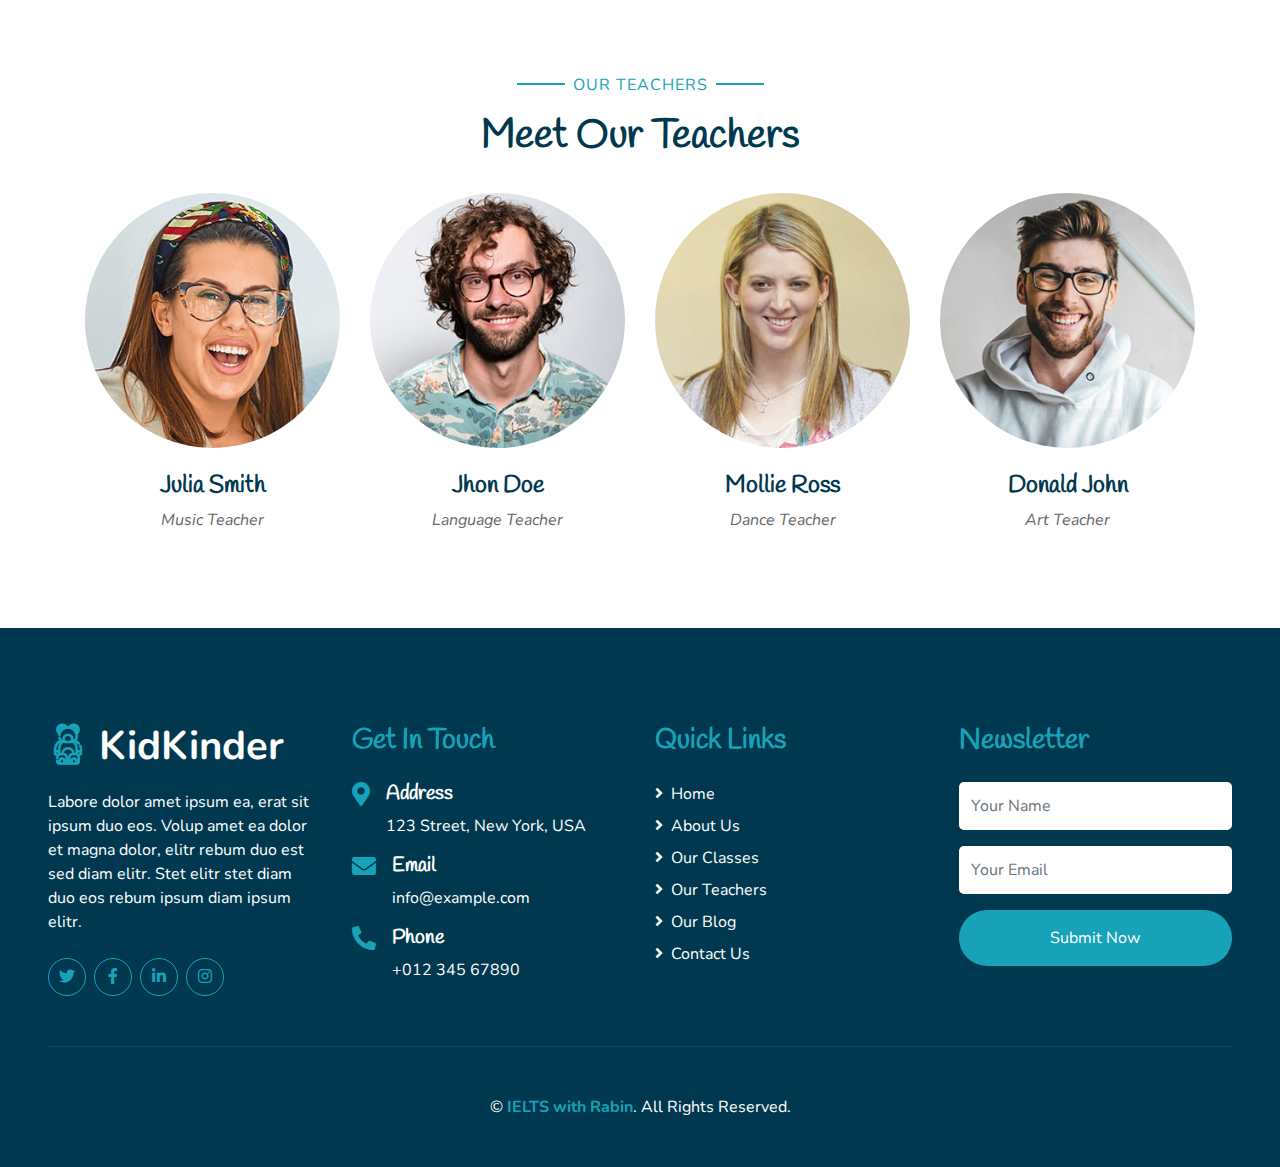
<file: about.html>
<!DOCTYPE html>
<html lang="en">
  <head>
    <meta charset="utf-8" />
    <title>KidKinder - Kindergarten Website Template</title>
    <meta content="width=device-width, initial-scale=1.0" name="viewport" />
    <meta content="Free HTML Templates" name="keywords" />
    <meta content="Free HTML Templates" name="description" />

    <!-- Favicon -->
    <link href="img/favicon.ico" rel="icon" />

    <!-- Google Web Fonts -->
    <link rel="preconnect" href="https://fonts.gstatic.com" />
    <link
      href="https://fonts.googleapis.com/css2?family=Handlee&family=Nunito&display=swap"
      rel="stylesheet"
    />

    <!-- Font Awesome -->
    <link
      href="https://cdnjs.cloudflare.com/ajax/libs/font-awesome/5.10.0/css/all.min.css"
      rel="stylesheet"
    />

    <!-- Flaticon Font -->
    <link href="lib/flaticon/font/flaticon.css" rel="stylesheet" />

    <!-- Libraries Stylesheet -->
    <link href="lib/owlcarousel/assets/owl.carousel.min.css" rel="stylesheet" />
    <link href="lib/lightbox/css/lightbox.min.css" rel="stylesheet" />

    <!-- Customized Bootstrap Stylesheet -->
    <link href="css/style.css" rel="stylesheet" />
  </head>

  <body>
    <!-- Navbar Start -->
    <div class="container-fluid bg-light position-relative shadow">
      <nav
        class="navbar navbar-expand-lg bg-light navbar-light py-3 py-lg-0 px-0 px-lg-5"
      >
        <a
          href=""
          class="navbar-brand font-weight-bold text-secondary"
          style="font-size: 50px"
        >
          <i class="flaticon-043-teddy-bear"></i>
          <span class="text-primary">KidKinder</span>
        </a>
        <button
          type="button"
          class="navbar-toggler"
          data-toggle="collapse"
          data-target="#navbarCollapse"
        >
          <span class="navbar-toggler-icon"></span>
        </button>
        <div
          class="collapse navbar-collapse justify-content-between"
          id="navbarCollapse"
        >
          <div class="navbar-nav font-weight-bold mx-auto py-0">
            <a href="index.html" class="nav-item nav-link">Home</a>
            <a href="about.html" class="nav-item nav-link active">About</a>
            <a href="class.html" class="nav-item nav-link">Classes</a>
            <a href="team.html" class="nav-item nav-link">Teachers</a>
            <a href="gallery.html" class="nav-item nav-link">Gallery</a>
            <div class="nav-item dropdown">
              <a
                href="#"
                class="nav-link dropdown-toggle"
                data-toggle="dropdown"
                >Pages</a
              >
              <div class="dropdown-menu rounded-0 m-0">
                <a href="blog.html" class="dropdown-item">Blog Grid</a>
                <a href="single.html" class="dropdown-item">Blog Detail</a>
              </div>
            </div>
            <a href="contact.html" class="nav-item nav-link">Contact</a>
          </div>
          <a href="" class="btn btn-primary px-4">Join Class</a>
        </div>
      </nav>
    </div>
    <!-- Navbar End -->

    <!-- Header Start -->
    <div class="container-fluid bg-primary mb-5">
      <div
        class="d-flex flex-column align-items-center justify-content-center"
        style="min-height: 400px"
      >
        <h3 class="display-3 font-weight-bold text-white">About Us</h3>
        <div class="d-inline-flex text-white">
          <p class="m-0"><a class="text-white" href="">Home</a></p>
          <p class="m-0 px-2">/</p>
          <p class="m-0">About Us</p>
        </div>
      </div>
    </div>
    <!-- Header End -->

    <!-- About Start -->
    <div class="container-fluid py-5">
      <div class="container">
        <div class="row align-items-center">
          <div class="col-lg-5">
            <img
              class="img-fluid rounded mb-5 mb-lg-0"
              src="img/about-1.jpg"
              alt=""
            />
          </div>
          <div class="col-lg-7">
            <p class="section-title pr-5">
              <span class="pr-2">Learn About Us</span>
            </p>
            <h1 class="mb-4">Best School For Your Kids</h1>
            <p>
              Invidunt lorem justo sanctus clita. Erat lorem labore ea, justo
              dolor lorem ipsum ut sed eos, ipsum et dolor kasd sit ea justo.
              Erat justo sed sed diam. Ea et erat ut sed diam sea ipsum est
              dolor
            </p>
            <div class="row pt-2 pb-4">
              <div class="col-6 col-md-4">
                <img class="img-fluid rounded" src="img/about-2.jpg" alt="" />
              </div>
              <div class="col-6 col-md-8">
                <ul class="list-inline m-0">
                  <li class="py-2 border-top border-bottom">
                    <i class="fa fa-check text-primary mr-3"></i>Labore eos amet
                    dolor amet diam
                  </li>
                  <li class="py-2 border-bottom">
                    <i class="fa fa-check text-primary mr-3"></i>Etsea et sit
                    dolor amet ipsum
                  </li>
                  <li class="py-2 border-bottom">
                    <i class="fa fa-check text-primary mr-3"></i>Diam dolor diam
                    elitripsum vero.
                  </li>
                </ul>
              </div>
            </div>
            <a href="" class="btn btn-primary mt-2 py-2 px-4">Learn More</a>
          </div>
        </div>
      </div>
    </div>
    <!-- About End -->

    <!-- Facilities Start -->
    <div class="container-fluid pt-5">
      <div class="container pb-3">
        <div class="row">
          <div class="col-lg-4 col-md-6 pb-1">
            <div
              class="d-flex bg-light shadow-sm border-top rounded mb-4"
              style="padding: 30px"
            >
              <i
                class="flaticon-050-fence h1 font-weight-normal text-primary mb-3"
              ></i>
              <div class="pl-4">
                <h4>Play Ground</h4>
                <p class="m-0">
                  Kasd labore kasd et dolor est rebum dolor ut, clita dolor vero
                  lorem amet elitr vero...
                </p>
              </div>
            </div>
          </div>
          <div class="col-lg-4 col-md-6 pb-1">
            <div
              class="d-flex bg-light shadow-sm border-top rounded mb-4"
              style="padding: 30px"
            >
              <i
                class="flaticon-022-drum h1 font-weight-normal text-primary mb-3"
              ></i>
              <div class="pl-4">
                <h4>Music and Dance</h4>
                <p class="m-0">
                  Kasd labore kasd et dolor est rebum dolor ut, clita dolor vero
                  lorem amet elitr vero...
                </p>
              </div>
            </div>
          </div>
          <div class="col-lg-4 col-md-6 pb-1">
            <div
              class="d-flex bg-light shadow-sm border-top rounded mb-4"
              style="padding: 30px"
            >
              <i
                class="flaticon-030-crayons h1 font-weight-normal text-primary mb-3"
              ></i>
              <div class="pl-4">
                <h4>Arts and Crafts</h4>
                <p class="m-0">
                  Kasd labore kasd et dolor est rebum dolor ut, clita dolor vero
                  lorem amet elitr vero...
                </p>
              </div>
            </div>
          </div>
          <div class="col-lg-4 col-md-6 pb-1">
            <div
              class="d-flex bg-light shadow-sm border-top rounded mb-4"
              style="padding: 30px"
            >
              <i
                class="flaticon-017-toy-car h1 font-weight-normal text-primary mb-3"
              ></i>
              <div class="pl-4">
                <h4>Safe Transportation</h4>
                <p class="m-0">
                  Kasd labore kasd et dolor est rebum dolor ut, clita dolor vero
                  lorem amet elitr vero...
                </p>
              </div>
            </div>
          </div>
          <div class="col-lg-4 col-md-6 pb-1">
            <div
              class="d-flex bg-light shadow-sm border-top rounded mb-4"
              style="padding: 30px"
            >
              <i
                class="flaticon-025-sandwich h1 font-weight-normal text-primary mb-3"
              ></i>
              <div class="pl-4">
                <h4>Healthy food</h4>
                <p class="m-0">
                  Kasd labore kasd et dolor est rebum dolor ut, clita dolor vero
                  lorem amet elitr vero...
                </p>
              </div>
            </div>
          </div>
          <div class="col-lg-4 col-md-6 pb-1">
            <div
              class="d-flex bg-light shadow-sm border-top rounded mb-4"
              style="padding: 30px"
            >
              <i
                class="flaticon-047-backpack h1 font-weight-normal text-primary mb-3"
              ></i>
              <div class="pl-4">
                <h4>Educational Tour</h4>
                <p class="m-0">
                  Kasd labore kasd et dolor est rebum dolor ut, clita dolor vero
                  lorem amet elitr vero...
                </p>
              </div>
            </div>
          </div>
        </div>
      </div>
    </div>
    <!-- Facilities Start -->

    <!-- Team Start -->
    <div class="container-fluid pt-5">
      <div class="container">
        <div class="text-center pb-2">
          <p class="section-title px-5">
            <span class="px-2">Our Teachers</span>
          </p>
          <h1 class="mb-4">Meet Our Teachers</h1>
        </div>
        <div class="row">
          <div class="col-md-6 col-lg-3 text-center team mb-5">
            <div
              class="position-relative overflow-hidden mb-4"
              style="border-radius: 100%"
            >
              <img class="img-fluid w-100" src="img/team-1.jpg" alt="" />
              <div
                class="team-social d-flex align-items-center justify-content-center w-100 h-100 position-absolute"
              >
                <a
                  class="btn btn-outline-light text-center mr-2 px-0"
                  style="width: 38px; height: 38px"
                  href="#"
                  ><i class="fab fa-twitter"></i
                ></a>
                <a
                  class="btn btn-outline-light text-center mr-2 px-0"
                  style="width: 38px; height: 38px"
                  href="#"
                  ><i class="fab fa-facebook-f"></i
                ></a>
                <a
                  class="btn btn-outline-light text-center px-0"
                  style="width: 38px; height: 38px"
                  href="#"
                  ><i class="fab fa-linkedin-in"></i
                ></a>
              </div>
            </div>
            <h4>Julia Smith</h4>
            <i>Music Teacher</i>
          </div>
          <div class="col-md-6 col-lg-3 text-center team mb-5">
            <div
              class="position-relative overflow-hidden mb-4"
              style="border-radius: 100%"
            >
              <img class="img-fluid w-100" src="img/team-2.jpg" alt="" />
              <div
                class="team-social d-flex align-items-center justify-content-center w-100 h-100 position-absolute"
              >
                <a
                  class="btn btn-outline-light text-center mr-2 px-0"
                  style="width: 38px; height: 38px"
                  href="#"
                  ><i class="fab fa-twitter"></i
                ></a>
                <a
                  class="btn btn-outline-light text-center mr-2 px-0"
                  style="width: 38px; height: 38px"
                  href="#"
                  ><i class="fab fa-facebook-f"></i
                ></a>
                <a
                  class="btn btn-outline-light text-center px-0"
                  style="width: 38px; height: 38px"
                  href="#"
                  ><i class="fab fa-linkedin-in"></i
                ></a>
              </div>
            </div>
            <h4>Jhon Doe</h4>
            <i>Language Teacher</i>
          </div>
          <div class="col-md-6 col-lg-3 text-center team mb-5">
            <div
              class="position-relative overflow-hidden mb-4"
              style="border-radius: 100%"
            >
              <img class="img-fluid w-100" src="img/team-3.jpg" alt="" />
              <div
                class="team-social d-flex align-items-center justify-content-center w-100 h-100 position-absolute"
              >
                <a
                  class="btn btn-outline-light text-center mr-2 px-0"
                  style="width: 38px; height: 38px"
                  href="#"
                  ><i class="fab fa-twitter"></i
                ></a>
                <a
                  class="btn btn-outline-light text-center mr-2 px-0"
                  style="width: 38px; height: 38px"
                  href="#"
                  ><i class="fab fa-facebook-f"></i
                ></a>
                <a
                  class="btn btn-outline-light text-center px-0"
                  style="width: 38px; height: 38px"
                  href="#"
                  ><i class="fab fa-linkedin-in"></i
                ></a>
              </div>
            </div>
            <h4>Mollie Ross</h4>
            <i>Dance Teacher</i>
          </div>
          <div class="col-md-6 col-lg-3 text-center team mb-5">
            <div
              class="position-relative overflow-hidden mb-4"
              style="border-radius: 100%"
            >
              <img class="img-fluid w-100" src="img/team-4.jpg" alt="" />
              <div
                class="team-social d-flex align-items-center justify-content-center w-100 h-100 position-absolute"
              >
                <a
                  class="btn btn-outline-light text-center mr-2 px-0"
                  style="width: 38px; height: 38px"
                  href="#"
                  ><i class="fab fa-twitter"></i
                ></a>
                <a
                  class="btn btn-outline-light text-center mr-2 px-0"
                  style="width: 38px; height: 38px"
                  href="#"
                  ><i class="fab fa-facebook-f"></i
                ></a>
                <a
                  class="btn btn-outline-light text-center px-0"
                  style="width: 38px; height: 38px"
                  href="#"
                  ><i class="fab fa-linkedin-in"></i
                ></a>
              </div>
            </div>
            <h4>Donald John</h4>
            <i>Art Teacher</i>
          </div>
        </div>
      </div>
    </div>
    <!-- Team End -->

    <!-- Footer Start -->
    <div
      class="container-fluid bg-secondary text-white mt-5 py-5 px-sm-3 px-md-5"
    >
      <div class="row pt-5">
        <div class="col-lg-3 col-md-6 mb-5">
          <a
            href=""
            class="navbar-brand font-weight-bold text-primary m-0 mb-4 p-0"
            style="font-size: 40px; line-height: 40px"
          >
            <i class="flaticon-043-teddy-bear"></i>
            <span class="text-white">KidKinder</span>
          </a>
          <p>
            Labore dolor amet ipsum ea, erat sit ipsum duo eos. Volup amet ea
            dolor et magna dolor, elitr rebum duo est sed diam elitr. Stet elitr
            stet diam duo eos rebum ipsum diam ipsum elitr.
          </p>
          <div class="d-flex justify-content-start mt-4">
            <a
              class="btn btn-outline-primary rounded-circle text-center mr-2 px-0"
              style="width: 38px; height: 38px"
              href="#"
              ><i class="fab fa-twitter"></i
            ></a>
            <a
              class="btn btn-outline-primary rounded-circle text-center mr-2 px-0"
              style="width: 38px; height: 38px"
              href="#"
              ><i class="fab fa-facebook-f"></i
            ></a>
            <a
              class="btn btn-outline-primary rounded-circle text-center mr-2 px-0"
              style="width: 38px; height: 38px"
              href="#"
              ><i class="fab fa-linkedin-in"></i
            ></a>
            <a
              class="btn btn-outline-primary rounded-circle text-center mr-2 px-0"
              style="width: 38px; height: 38px"
              href="#"
              ><i class="fab fa-instagram"></i
            ></a>
          </div>
        </div>
        <div class="col-lg-3 col-md-6 mb-5">
          <h3 class="text-primary mb-4">Get In Touch</h3>
          <div class="d-flex">
            <h4 class="fa fa-map-marker-alt text-primary"></h4>
            <div class="pl-3">
              <h5 class="text-white">Address</h5>
              <p>123 Street, New York, USA</p>
            </div>
          </div>
          <div class="d-flex">
            <h4 class="fa fa-envelope text-primary"></h4>
            <div class="pl-3">
              <h5 class="text-white">Email</h5>
              <p>info@example.com</p>
            </div>
          </div>
          <div class="d-flex">
            <h4 class="fa fa-phone-alt text-primary"></h4>
            <div class="pl-3">
              <h5 class="text-white">Phone</h5>
              <p>+012 345 67890</p>
            </div>
          </div>
        </div>
        <div class="col-lg-3 col-md-6 mb-5">
          <h3 class="text-primary mb-4">Quick Links</h3>
          <div class="d-flex flex-column justify-content-start">
            <a class="text-white mb-2" href="#"
              ><i class="fa fa-angle-right mr-2"></i>Home</a
            >
            <a class="text-white mb-2" href="#"
              ><i class="fa fa-angle-right mr-2"></i>About Us</a
            >
            <a class="text-white mb-2" href="#"
              ><i class="fa fa-angle-right mr-2"></i>Our Classes</a
            >
            <a class="text-white mb-2" href="#"
              ><i class="fa fa-angle-right mr-2"></i>Our Teachers</a
            >
            <a class="text-white mb-2" href="#"
              ><i class="fa fa-angle-right mr-2"></i>Our Blog</a
            >
            <a class="text-white" href="#"
              ><i class="fa fa-angle-right mr-2"></i>Contact Us</a
            >
          </div>
        </div>
        <div class="col-lg-3 col-md-6 mb-5">
          <h3 class="text-primary mb-4">Newsletter</h3>
          <form action="">
            <div class="form-group">
              <input
                type="text"
                class="form-control border-0 py-4"
                placeholder="Your Name"
                required="required"
              />
            </div>
            <div class="form-group">
              <input
                type="email"
                class="form-control border-0 py-4"
                placeholder="Your Email"
                required="required"
              />
            </div>
            <div>
              <button
                class="btn btn-primary btn-block border-0 py-3"
                type="submit"
              >
                Submit Now
              </button>
            </div>
          </form>
        </div>
      </div>
      <div
        class="container-fluid pt-5"
        style="border-top: 1px solid rgba(23, 162, 184, 0.2) ;"
      >
        <p class="m-0 text-center text-white">
          &copy;
          <a class="text-primary font-weight-bold" href="#">IELTS with Rabin</a>.
          All Rights Reserved.

          <!--/*** This template is free as long as you keep the footer author’s credit link/attribution link/backlink. If you'd like to use the template without the footer author’s credit link/attribution link/backlink, you can purchase the Credit Removal License from "https://htmlcodex.com/credit-removal". Thank you for your support. ***/-->
          <!-- Designed by
          <a class="text-primary font-weight-bold" href="https://htmlcodex.com"
            >HTML Codex</a
          >
          <br />Distributed By:
          <a href="https://themewagon.com" target="_blank">ThemeWagon</a> -->
        </p>
      </div>
    </div>
    <!-- Footer End -->
    <!-- Footer End -->

    <!-- Back to Top -->
    <a href="#" class="btn btn-primary p-3 back-to-top"
      ><i class="fa fa-angle-double-up"></i
    ></a>

    <!-- JavaScript Libraries -->
    <script src="https://code.jquery.com/jquery-3.4.1.min.js"></script>
    <script src="https://stackpath.bootstrapcdn.com/bootstrap/4.4.1/js/bootstrap.bundle.min.js"></script>
    <script src="lib/easing/easing.min.js"></script>
    <script src="lib/owlcarousel/owl.carousel.min.js"></script>
    <script src="lib/isotope/isotope.pkgd.min.js"></script>
    <script src="lib/lightbox/js/lightbox.min.js"></script>

    <!-- Contact Javascript File -->
    <script src="mail/jqBootstrapValidation.min.js"></script>
    <script src="mail/contact.js"></script>

    <!-- Template Javascript -->
    <script src="js/main.js"></script>
  </body>
</html>
</file>
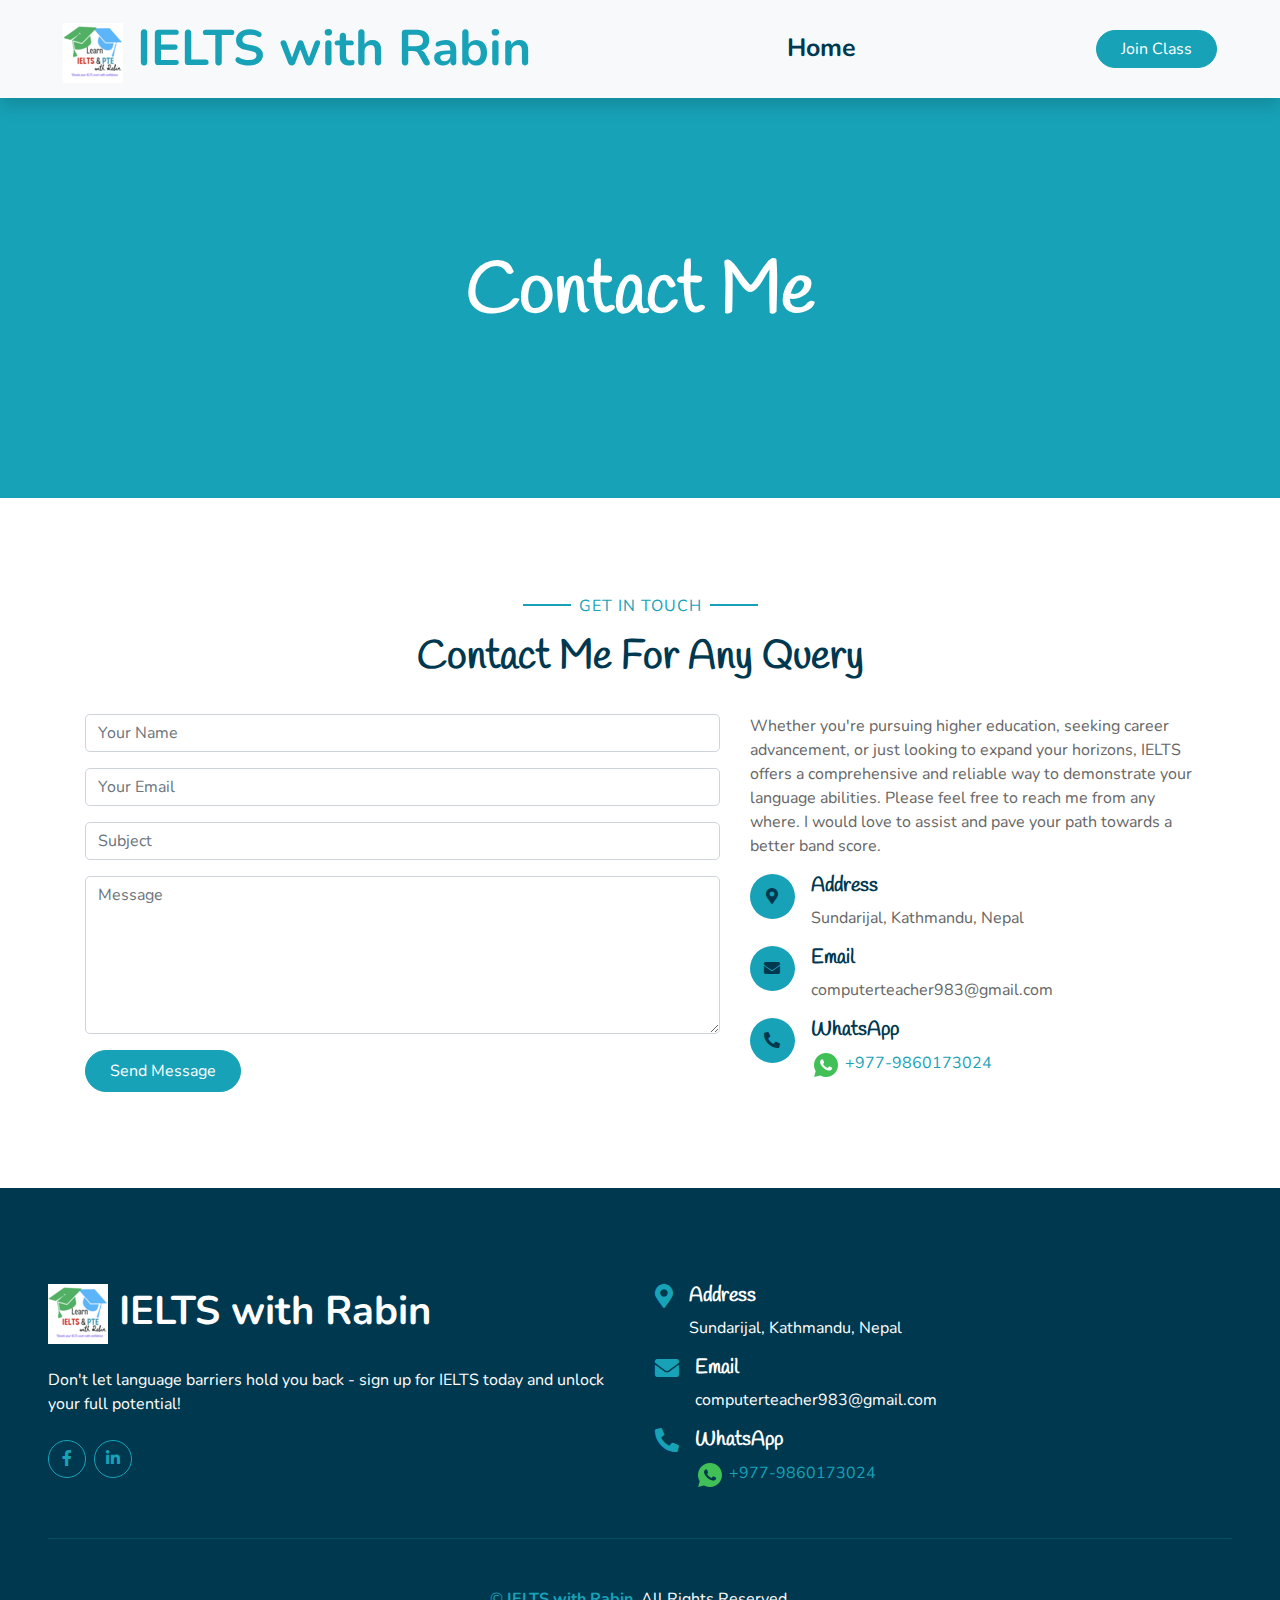
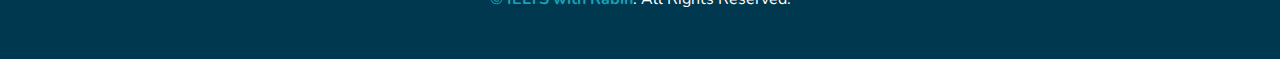
<file: contact.html>
<!DOCTYPE html>
<html lang="en">
  <head>
    <meta charset="utf-8" />
    <title>IELTS with Rabin</title>
    <meta content="width=device-width, initial-scale=1.0" name="viewport" />
    <meta content="Free HTML Templates" name="keywords" />
    <meta content="Free HTML Templates" name="description" />

    <!-- Favicon -->
    <link href="img/favicon.ico" rel="icon" />

    <!-- Google Web Fonts -->
    <link rel="preconnect" href="https://fonts.gstatic.com" />
    <link
      href="https://fonts.googleapis.com/css2?family=Handlee&family=Nunito&display=swap"
      rel="stylesheet"
    />

    <!-- Font Awesome -->
    <link
      href="https://cdnjs.cloudflare.com/ajax/libs/font-awesome/5.10.0/css/all.min.css"
      rel="stylesheet"
    />

    <!-- Flaticon Font -->
    <link href="lib/flaticon/font/flaticon.css" rel="stylesheet" />

    <!-- Libraries Stylesheet -->
    <link href="lib/owlcarousel/assets/owl.carousel.min.css" rel="stylesheet" />
    <link href="lib/lightbox/css/lightbox.min.css" rel="stylesheet" />

    <!-- Customized Bootstrap Stylesheet -->
    <link href="css/style.css" rel="stylesheet" />
  </head>

  <body>
    <!-- Navbar Start -->
    <div class="container-fluid bg-light position-relative shadow">
      <nav
        class="navbar navbar-expand-lg bg-light navbar-light py-3 py-lg-0 px-0 px-lg-5"
      >
        <a
          href=""
          class="navbar-brand font-weight-bold text-secondary"
          style="font-size: 50px"
        >
          <!-- <i class="flaticon-043-teddy-bear"></i> -->
          <img src="img/logo.png">
          <span class="text-primary">IELTS with Rabin</span>
        </a>
        <button
          type="button"
          class="navbar-toggler"
          data-toggle="collapse"
          data-target="#navbarCollapse"
        >
          <span class="navbar-toggler-icon"></span>
        </button>
        <div
          class="collapse navbar-collapse justify-content-between"
          id="navbarCollapse"
        >
          <div class="navbar-nav font-weight-bold mx-auto py-0" style="font-size: 25px;">
            <a href="index.html" class="nav-item nav-link">Home</a>
            <!-- <a href="about.html" class="nav-item nav-link">About</a>
            <a href="class.html" class="nav-item nav-link">Classes</a>
            <a href="team.html" class="nav-item nav-link">Teachers</a>
            <a href="gallery.html" class="nav-item nav-link">Gallery</a>
            <div class="nav-item dropdown">
              <a
                href="#"
                class="nav-link dropdown-toggle"
                data-toggle="dropdown"
                >Pages</a
              >
              <div class="dropdown-menu rounded-0 m-0">
                <a href="blog.html" class="dropdown-item">Blog Grid</a>
                <a href="single.html" class="dropdown-item">Blog Detail</a>
              </div>
            </div>
            <a href="contact.html" class="nav-item nav-link active">Contact</a> -->
          </div>
          <a href="" class="btn btn-primary px-4">Join Class</a>
        </div>
      </nav>
    </div>
    <!-- Navbar End -->

    <!-- Header Start -->
    <div class="container-fluid bg-primary mb-5">
      <div
        class="d-flex flex-column align-items-center justify-content-center"
        style="min-height: 400px"
      >
        <h3 class="display-3 font-weight-bold text-white">Contact Me</h3>
      </div>
    </div>
    <!-- Header End -->

    <!-- Contact Start -->
    <div class="container-fluid pt-5">
      <div class="container">
        <div class="text-center pb-2">
          <p class="section-title px-5">
            <span class="px-2">Get In Touch</span>
          </p>
          <h1 class="mb-4">Contact Me For Any Query</h1>
        </div>
        <div class="row">
          <div class="col-lg-7 mb-5">
            <div class="contact-form">
              <div id="success"></div>
              <form name="sentMessage" id="contactForm" novalidate="novalidate">
                <div class="control-group">
                  <input
                    type="text"
                    class="form-control"
                    id="name"
                    placeholder="Your Name"
                    required="required"
                    data-validation-required-message="Please enter your name"
                  />
                  <p class="help-block text-danger"></p>
                </div>
                <div class="control-group">
                  <input
                    type="email"
                    class="form-control"
                    id="email"
                    placeholder="Your Email"
                    required="required"
                    data-validation-required-message="Please enter your email"
                  />
                  <p class="help-block text-danger"></p>
                </div>
                <div class="control-group">
                  <input
                    type="text"
                    class="form-control"
                    id="subject"
                    placeholder="Subject"
                    required="required"
                    data-validation-required-message="Please enter a subject"
                  />
                  <p class="help-block text-danger"></p>
                </div>
                <div class="control-group">
                  <textarea
                    class="form-control"
                    rows="6"
                    id="message"
                    placeholder="Message"
                    required="required"
                    data-validation-required-message="Please enter your message"
                  ></textarea>
                  <p class="help-block text-danger"></p>
                </div>
                <div>
                  <button
                    class="btn btn-primary py-2 px-4"
                    type="submit"
                    id="sendMessageButton"
                  >
                    Send Message
                  </button>
                </div>
              </form>
            </div>
          </div>
          <div class="col-lg-5 mb-5">
            <p>
              Whether you're pursuing higher education, seeking career advancement, or just looking to expand your horizons, IELTS offers a 
              comprehensive and reliable way to demonstrate your language abilities. 
              Please feel free to reach me from any where. I would love to assist and pave 
              your path towards a better band score.

            </p>
            <div class="d-flex">
              <i
                class="fa fa-map-marker-alt d-inline-flex align-items-center justify-content-center bg-primary text-secondary rounded-circle"
                style="width: 45px; height: 45px"
              ></i>
              <div class="pl-3">
                <h5>Address</h5>
                <p>Sundarijal, Kathmandu, Nepal</p>
              </div>
            </div>
            <div class="d-flex">
              <i
                class="fa fa-envelope d-inline-flex align-items-center justify-content-center bg-primary text-secondary rounded-circle"
                style="width: 45px; height: 45px"
              ></i>
              <div class="pl-3">
                <h5>Email</h5>
                <p>computerteacher983@gmail.com</p>
              </div>
            </div>
            <div class="d-flex">
              <i
                class="fa fa-phone-alt d-inline-flex align-items-center justify-content-center bg-primary text-secondary rounded-circle"
                style="width: 45px; height: 45px"
              ></i>
              <div class="pl-3">
                <h5>WhatsApp</h5>
                <a aria-label="Chat on WhatsApp" href="https://wa.me/9860173024"> <img alt="" src="img/WhatsAppButtonGreenLarge.png" /> +977-9860173024
              </div>
            </div>
            <!-- <div class="d-flex">
              <i
                class="far fa-clock d-inline-flex align-items-center justify-content-center bg-primary text-secondary rounded-circle"
                style="width: 45px; height: 45px"
              ></i>
              <div class="pl-3">
                <h5>Opening Hours</h5>
                <strong>Sunday - Friday:</strong>
                <p class="m-0">08:00 AM - 05:00 PM</p>
              </div>
            </div> -->
          </div>
        </div>
      </div>
    </div>
    <!-- Contact End -->

    <!-- Footer Start -->
    <div class="container-fluid bg-secondary text-white mt-5 py-5 px-sm-3 px-md-5">
      <div class="row pt-5">
        <div class="col-lg-6 col-md-6 mb-5">
          <a
            href=""
            class="navbar-brand font-weight-bold text-primary m-0 mb-4 p-0"
            style="font-size: 40px; line-height: 40px"
          >
            <!-- <i class="flaticon-043-teddy-bear"></i> -->
            <img src="img/logo.png">
            <span class="text-white">IELTS with Rabin</span>
          </a>
          <p>
            Don't let language barriers hold you back - sign up for IELTS today and unlock your full potential!
          </p>
          <div class="d-flex justify-content-start mt-4">
            <!-- <a
              class="btn btn-outline-primary rounded-circle text-center mr-2 px-0"
              style="width: 38px; height: 38px"
              href="#"
              ><i class="fab fa-twitter"></i
            ></a> -->
            <a
              class="btn btn-outline-primary rounded-circle text-center mr-2 px-0"
              style="width: 38px; height: 38px"
              href="https://www.facebook.com/man1nh00d/"
              ><i class="fab fa-facebook-f"></i
            ></a>
            <a
              class="btn btn-outline-primary rounded-circle text-center mr-2 px-0"
              style="width: 38px; height: 38px"
              href="https://www.linkedin.com/in/rabin-bishwokarma/"
              ><i class="fab fa-linkedin-in"></i
            ></a>
            <!-- <a
              class="btn btn-outline-primary rounded-circle text-center mr-2 px-0"
              style="width: 38px; height: 38px"
              href="#"
              ><i class="fab fa-instagram"></i
            ></a> -->
          </div>
        </div>
        <div class="col-lg-3 col-md-6 mb-5">
          <div class="d-flex">
            <h4 class="fa fa-map-marker-alt text-primary"></h4>
            <div class="pl-3">
              <h5 class="text-white">Address</h5>
              <p>Sundarijal, Kathmandu, Nepal</p>
            </div>
          </div>
          <div class="d-flex">
            <h4 class="fa fa-envelope text-primary"></h4>
            <div class="pl-3">
              <h5 class="text-white">Email</h5>
              <p>computerteacher983@gmail.com</p>
            </div>
          </div>
          <div class="d-flex">
            <h4 class="fa fa-phone-alt text-primary"></h4>
            <div class="pl-3">
              <h5 class="text-white">WhatsApp</h5>
              <a aria-label="Chat on WhatsApp" href="https://wa.me/9860173024"> <img alt="" src="img/WhatsAppButtonGreenLarge.png" /> +977-9860173024
            </div>
          </div>
        </div>
        <!-- <div class="col-lg-3 col-md-6 mb-5">
          <h3 class="text-primary mb-4">Quick Links</h3>
          <div class="d-flex flex-column justify-content-start">
            <a class="text-white mb-2" href="#"
              ><i class="fa fa-angle-right mr-2"></i>Home</a
            >
            <a class="text-white mb-2" href="#"
              ><i class="fa fa-angle-right mr-2"></i>About Us</a
            >
            <a class="text-white mb-2" href="#"
              ><i class="fa fa-angle-right mr-2"></i>Our Classes</a
            >
            <a class="text-white mb-2" href="#"
              ><i class="fa fa-angle-right mr-2"></i>Our Teachers</a
            >
            <a class="text-white mb-2" href="#"
              ><i class="fa fa-angle-right mr-2"></i>Our Blog</a
            >
            <a class="text-white" href="#"
              ><i class="fa fa-angle-right mr-2"></i>Contact Us</a
            >
          </div>
        </div> -->
        <!-- <div class="col-lg-3 col-md-6 mb-5">
          <h3 class="text-primary mb-4">Newsletter</h3>
          <form action="">
            <div class="form-group">
              <input
                type="text"
                class="form-control border-0 py-4"
                placeholder="Your Name"
                required="required"
              />
            </div>
            <div class="form-group">
              <input
                type="email"
                class="form-control border-0 py-4"
                placeholder="Your Email"
                required="required"
              />
            </div>
            <div>
              <button
                class="btn btn-primary btn-block border-0 py-3"
                type="submit"
              >
                Submit Now
              </button>
            </div>
          </form>
        </div> -->
      </div>
      <div
        class="container-fluid pt-5"
        style="border-top: 1px solid rgba(23, 162, 184, 0.2) ;"
      >
        <p class="m-0 text-center text-white">
          &copy;
          <a class="text-primary font-weight-bold" href="#">IELTS with Rabin</a>.
          All Rights Reserved.

          <!--/*** This template is free as long as you keep the footer author’s credit link/attribution link/backlink. If you'd like to use the template without the footer author’s credit link/attribution link/backlink, you can purchase the Credit Removal License from "https://htmlcodex.com/credit-removal". Thank you for your support. ***/-->
          <!-- Designed by
          <a class="text-primary font-weight-bold" href="https://htmlcodex.com"
            >HTML Codex</a
          >
          <br />Distributed By:
          <a href="https://themewagon.com" target="_blank">ThemeWagon</a> -->
        </p>
      </div>
    </div>
    <!-- Footer End -->

    <!-- Back to Top -->
    <a href="#" class="btn btn-primary p-3 back-to-top"
      ><i class="fa fa-angle-double-up"></i
    ></a>

    <!-- JavaScript Libraries -->
    <script src="https://code.jquery.com/jquery-3.4.1.min.js"></script>
    <script src="https://stackpath.bootstrapcdn.com/bootstrap/4.4.1/js/bootstrap.bundle.min.js"></script>
    <script src="lib/easing/easing.min.js"></script>
    <script src="lib/owlcarousel/owl.carousel.min.js"></script>
    <script src="lib/isotope/isotope.pkgd.min.js"></script>
    <script src="lib/lightbox/js/lightbox.min.js"></script>

    <!-- Contact Javascript File -->
    <script src="mail/jqBootstrapValidation.min.js"></script>
    <script src="mail/contact.js"></script>

    <!-- Template Javascript -->
    <script src="js/main.js"></script>
  </body>
</html>
</file>
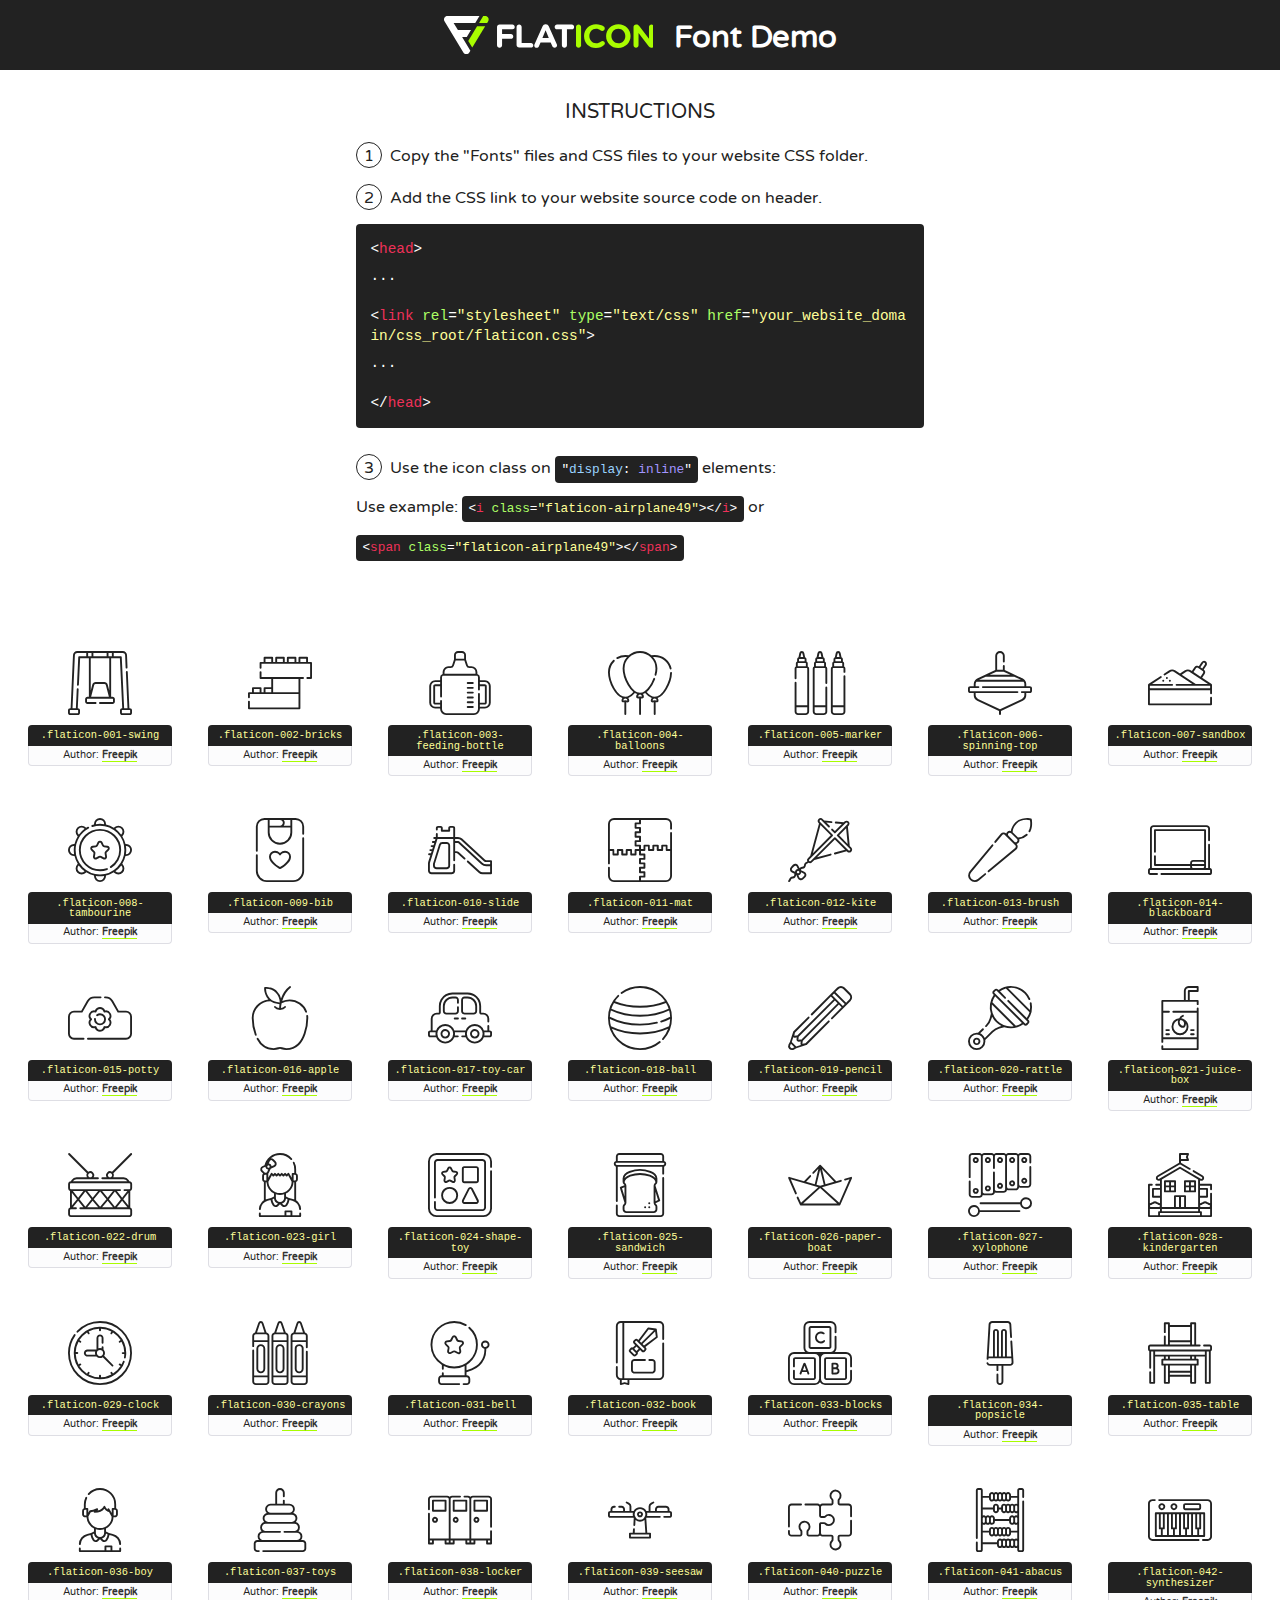
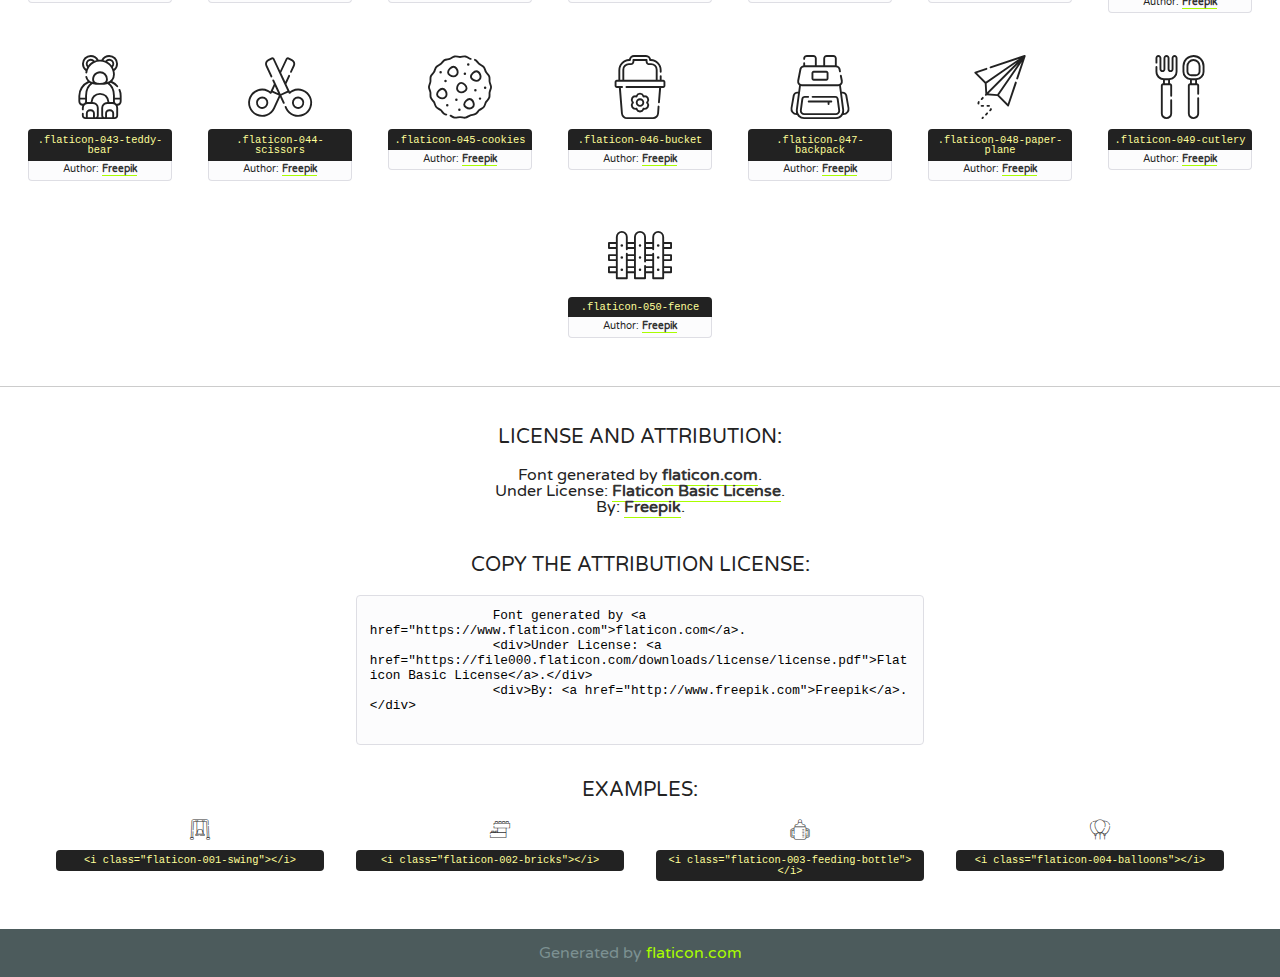
<file: lib/flaticon/font/flaticon.html>
<!DOCTYPE html>
<!--
  Flaticon icon font: Flaticon
  Creation date: 11/06/2020 07:22
-->
<html>
    <!DOCTYPE html>

    <head>
        <title>Flaticon WebFont</title>
        <link href="http://fonts.googleapis.com/css?family=Varela+Round" rel="stylesheet" type="text/css" />
        <link rel="stylesheet" type="text/css" href="flaticon.css">
        <meta charset="UTF-8">
        <style>
            html, body, div, span, applet, object, iframe,
            h1, h2, h3, h4, h5, h6, p, blockquote, pre,
            a, abbr, acronym, address, big, cite, code,
            del, dfn, em, img, ins, kbd, q, s, samp,
            small, strike, strong, sub, sup, tt, var,
            b, u, i, center,
            dl, dt, dd, ol, ul, li,
            fieldset, form, label, legend,
            table, caption, tbody, tfoot, thead, tr, th, td,
            article, aside, canvas, details, embed,
            figure, figcaption, footer, header, hgroup,
            menu, nav, output, ruby, section, summary,
            time, mark, audio, video {
                margin: 0;
                padding: 0;
                border: 0;
                font-size: 100%;
                font: inherit;
                vertical-align: baseline;
            }
            /* HTML5 display-role reset for older browsers */
            article, aside, details, figcaption, figure,
            footer, header, hgroup, menu, nav, section {
                display: block;
            }
            body {
                line-height: 1;
            }
            ol, ul {
                list-style: none;
            }
            blockquote, q {
                quotes: none;
            }
            blockquote:before, blockquote:after,
            q:before, q:after {
                content: '';
                content: none;
            }
            table {
                border-collapse: collapse;
                border-spacing: 0;
            }
            body {
                font-family: 'Varela Round', Helvetica, Arial, sans-serif;
                font-size: 16px;
                color: #222;
            }
            a {
                color: #333;
                border-bottom: 1px solid #a9fd00;
                font-weight: bold;
                text-decoration: none;
            }
            * {
                -moz-box-sizing: border-box;
                -webkit-box-sizing: border-box;
                box-sizing: border-box;
                margin: 0;
                padding: 0;
            }
            [class^="flaticon-"]:before, [class*=" flaticon-"]:before, [class^="flaticon-"]:after, [class*=" flaticon-"]:after {
                font-family: Flaticon;
                font-size: 30px;
                font-style: normal;
                margin-left: 20px;
                color: #333;
            }
            .wrapper {
                max-width: 600px;
                margin: auto;
                padding: 0 1em;
            }
            .title {
                font-size: 1.25em;
                text-align: center;
                margin-bottom: 1em;
                text-transform: uppercase;
            }
            header {
                text-align: center;
                background-color: #222;
                color: #fff;
                padding: 1em;
            }
            header .logo {
                width: 210px;
                height: 38px;
                display: inline-block;
                vertical-align: middle;
                margin-right: 1em;
                border: none;
            }
            header strong {
                font-size: 1.95em;
                font-weight: bold;
                vertical-align: middle;
                margin-top: 5px;
                display: inline-block;
            }
            .demo {
                margin: 2em auto;
                line-height: 1.25em;
            }
            .demo ul li {
                margin-bottom: 1em;
            }
            .demo ul li .num {
                color: #222;
                border-radius: 20px;
                display: inline-block;
                width: 26px;
                padding: 3px;
                height: 26px;
                text-align: center;
                margin-right: 0.5em;
                border: 1px solid #222;
            }
            .demo ul li code {
                background-color: #222;
                border-radius: 4px;
                padding: 0.25em 0.5em;
                display: inline-block;
                color: #fff;
                font-family: Consolas,Monaco,Lucida Console,Liberation Mono,DejaVu Sans Mono,Bitstream Vera Sans Mono,Courier New, monospace;
                font-weight: lighter;
                margin-top: 1em;
                font-size: 0.8em;
                word-break: break-all;
            }
            .demo ul li code.big {
                padding: 1em;
                font-size: 0.9em;
            }
            .demo ul li code .red {
                color: #EF3159;
            }
            .demo ul li code .green {
                color: #ACFF65;
            }
            .demo ul li code .yellow {
                color: #FFFF99;
            }
            .demo ul li code .blue {
                color: #99D3FF;
            }
            .demo ul li code .purple {
                color: #A295FF;
            }
            .demo ul li code .dots {
                margin-top: 0.5em;
                display: block;
            }
            #glyphs {
                border-bottom: 1px solid #ccc;
                padding: 2em 0;
                text-align: center;
            }
            .glyph {
                display: inline-block;
                width: 9em;
                margin: 1em;
                text-align: center;
                vertical-align: top;
                background: #FFF;
            }
            .glyph .glyph-icon {
                padding: 10px;
                display: block;
                font-family:"Flaticon";
                font-size: 64px;
                line-height: 1;
            }
            .glyph .glyph-icon:before {
                font-size: 64px;
                color: #222;
                margin-left: 0;
            }
            .class-name {
                font-size: 0.65em;
                background-color: #222;
                color: #fff;
                border-radius: 4px 4px 0 0;
                padding: 0.5em;
                color: #FFFF99;
                font-family: Consolas,Monaco,Lucida Console,Liberation Mono,DejaVu Sans Mono,Bitstream Vera Sans Mono,Courier New, monospace;
            }
            .author-name {
                font-size: 0.6em;
                background-color: #fcfcfd;
                border: 1px solid #DEDEE4;
                border-top: 0;
                border-radius: 0 0 4px 4px;
                padding: 0.5em;
            }
            .class-name:last-child {
                font-size: 10px;
                color:#888;
            }
            .class-name:last-child a {
                font-size: 10px;
                color:#555;
            }
            .class-name:last-child a:hover {
                color:#a9fd00;
            }
            .glyph > input {
                display: block;
                width: 100px;
                margin: 5px auto;
                text-align: center;
                font-size: 12px;
                cursor: text;
            }
            .glyph > input.icon-input {
                font-family:"Flaticon";
                font-size: 16px;
                margin-bottom: 10px;
            }
            .attribution .title {
                margin-top: 2em;
            }
            .attribution textarea {
                background-color: #fcfcfd;
                padding: 1em;
                border: none;
                box-shadow: none;
                border: 1px solid #DEDEE4;
                border-radius: 4px;
                resize: none;
                width: 100%;
                height: 150px;
                font-size: 0.8em;
                font-family: Consolas,Monaco,Lucida Console,Liberation Mono,DejaVu Sans Mono,Bitstream Vera Sans Mono,Courier New, monospace;
                -webkit-appearance: none;
            }
            .iconsuse {
                margin: 2em auto;
                text-align: center;
                max-width: 1200px;
            }
            .iconsuse:after {
                content: '';
                display: table;
                clear: both;
            }
            .iconsuse .image {
                float: left;
                width: 25%;
                padding: 0 1em;
            }
            .iconsuse .image p {
                margin-bottom: 1em;
            }
            .iconsuse .image span {
                display: block;
                font-size: 0.65em;
                background-color: #222;
                color: #fff;
                border-radius: 4px;
                padding: 0.5em;
                color: #FFFF99;
                margin-top: 1em;
                font-family: Consolas,Monaco,Lucida Console,Liberation Mono,DejaVu Sans Mono,Bitstream Vera Sans Mono,Courier New, monospace;
            }
            #footer {
                text-align: center;
                background-color: #4C5B5C;
                color: #7c9192;
                padding: 1em;
            }
            #footer a {
                border: none;
                color: #a9fd00;
                font-weight: normal;
            }
            @media (max-width: 960px) {
                .iconsuse .image {
                    width: 50%;
                }
            }
            @media (max-width: 560px) {
                .iconsuse .image {
                    width: 100%;
                }
            }
            .attrDiv {

            }
        </style>
        <link rel="stylesheet" href="flaticon.css">
    </head>

    <body class="characters-off">
        <header>
            <a href="https://www.flaticon.com" target="_blank" class="logo">
                <svg version="1.1" xmlns="http://www.w3.org/2000/svg" xmlns:xlink="http://www.w3.org/1999/xlink" xmlns:a="http://ns.adobe.com/AdobeSVGViewerExtensions/3.0/" viewBox="0 0 560.875 102.036" enable-background="new 0 0 560.875 102.036" xml:space="preserve">
                        <defs>
                        </defs>
                        <g>
                            <g class="letters">
                                <path fill="#ffffff" d="M141.596,29.675c0-3.777,2.985-6.767,6.764-6.767h34.438c3.426,0,6.15,2.728,6.15,6.15
                                c0,3.43-2.724,6.149-6.15,6.149h-27.674v13.091h23.719c3.429,0,6.151,2.724,6.151,6.15c0,3.43-2.723,6.149-6.151,6.149h-23.719
                                v17.574c0,3.773-2.986,6.761-6.764,6.761c-3.779,0-6.764-2.989-6.764-6.761V29.675z"></path>
                                <path fill="#ffffff" d="M193.844,29.149c0-3.781,2.985-6.767,6.764-6.767c3.776,0,6.763,2.985,6.763,6.767v42.957h25.039
                                c3.426,0,6.149,2.726,6.149,6.153c0,3.425-2.723,6.15-6.149,6.15h-31.802c-3.779,0-6.764-2.986-6.764-6.768V29.149z"></path>
                                <path fill="#ffffff" d="M241.891,75.71l21.438-48.407c1.492-3.341,4.215-5.357,7.906-5.357h0.792
                                c3.686,0,6.323,2.017,7.815,5.357l21.439,48.407c0.436,0.967,0.701,1.845,0.701,2.723c0,3.602-2.809,6.501-6.414,6.501
                                c-3.161,0-5.269-1.845-6.499-4.655l-4.132-9.661h-27.059l-4.301,10.102c-1.144,2.631-3.426,4.214-6.237,4.214
                                c-3.517,0-6.24-2.81-6.24-6.325C241.1,77.64,241.451,76.677,241.891,75.71z M279.932,58.666l-8.521-20.297l-8.526,20.297H279.932
                                z"></path>
                                <path fill="#ffffff" d="M314.864,35.387H301.86c-3.429,0-6.239-2.813-6.239-6.238c0-3.429,2.811-6.24,6.239-6.24h39.533
                                c3.426,0,6.237,2.811,6.237,6.24c0,3.425-2.811,6.238-6.237,6.238h-13.001v42.785c0,3.773-2.99,6.761-6.764,6.761
                                c-3.779,0-6.764-2.989-6.764-6.761V35.387z"></path>
                                <path fill="#A9FD00" d="M352.615,29.149c0-3.781,2.985-6.767,6.767-6.767c3.774,0,6.761,2.985,6.761,6.767v49.024
                                c0,3.773-2.987,6.761-6.761,6.761c-3.781,0-6.767-2.989-6.767-6.761V29.149z"></path>
                                <path fill="#A9FD00" d="M374.132,53.836v-0.179c0-17.481,13.178-31.801,32.065-31.801c9.22,0,15.459,2.458,20.557,6.238
                                c1.402,1.054,2.637,2.985,2.637,5.357c0,3.692-2.985,6.59-6.681,6.59c-1.845,0-3.071-0.702-4.044-1.319
                                c-3.776-2.813-7.729-4.393-12.562-4.393c-10.364,0-17.831,8.611-17.831,19.154v0.173c0,10.542,7.291,19.329,17.831,19.329
                                c5.715,0,9.492-1.756,13.359-4.834c1.049-0.874,2.458-1.491,4.039-1.491c3.429,0,6.325,2.813,6.325,6.236
                                c0,2.106-1.056,3.78-2.282,4.834c-5.539,4.834-12.036,7.733-21.878,7.733C387.572,85.464,374.132,71.493,374.132,53.836z"></path>
                                <path fill="#A9FD00" d="M433.009,53.836v-0.179c0-17.481,13.79-31.801,32.766-31.801c18.981,0,32.592,14.143,32.592,31.628v0.173
                                c0,17.483-13.785,31.807-32.769,31.807C446.625,85.464,433.009,71.32,433.009,53.836z M484.224,53.836v-0.179
                                c0-10.539-7.725-19.326-18.626-19.326c-10.893,0-18.449,8.611-18.449,19.154v0.173c0,10.542,7.73,19.329,18.626,19.329
                                C476.676,72.986,484.224,64.378,484.224,53.836z"></path>
                                <path fill="#A9FD00" d="M506.233,29.321c0-3.774,2.99-6.763,6.767-6.763h1.401c3.252,0,5.183,1.583,7.029,3.953l26.093,34.265
                                V29.059c0-3.692,2.99-6.677,6.681-6.677c3.683,0,6.671,2.985,6.671,6.677v48.934c0,3.78-2.987,6.765-6.764,6.765h-0.436
                                c-3.257,0-5.188-1.581-7.034-3.953l-27.056-35.492v32.944c0,3.687-2.985,6.676-6.678,6.676c-3.683,0-6.673-2.989-6.673-6.676
                                V29.321z"></path>
                            </g>
                            <g class="insignia">
                                <path fill="#ffffff" d="M48.372,56.137h12.517l11.156-18.537H37.186L25.688,18.539h57.825L94.668,0H9.271
                                C5.925,0,2.842,1.801,1.198,4.716c-1.644,2.907-1.593,6.482,0.134,9.343l50.38,83.501c1.678,2.781,4.689,4.476,7.938,4.476
                                c3.246,0,6.257-1.695,7.935-4.476l2.898-4.804L48.372,56.137z"></path>
                                <g class="i">
                                    <path fill="#A9FD00" d="M93.575,18.539h0.031v0.004l21.652,0.004l2.705-4.488c1.727-2.861,1.778-6.436,0.133-9.343
                                    C116.454,1.801,113.371,0,110.026,0h-5.294L93.575,18.539z"></path>
                                    <polygon fill="#A9FD00" points="88.291,27.356 64.725,66.486 75.519,84.404 109.942,27.356"></polygon>
                                </g>
                            </g>
                        </g>
                    </svg>
            </a>
            <strong>Font Demo</strong>
        </header>

        <section class="demo wrapper">
            <p class="title">Instructions</p>
            <ul>
                <li>
                    <span class="num">1</span>Copy the "Fonts" files and CSS files to your website CSS folder.
                </li>
                <li>
                    <span class="num">2</span>Add the CSS link to your website source code on header.
                    <code class="big">
                        &lt;<span class="red">head</span>&gt;
                        <br/><span class="dots">...</span>
                        <br/>&lt;<span class="red">link</span> <span class="green">rel</span>=<span class="yellow">"stylesheet"</span> <span class="green">type</span>=<span class="yellow">"text/css"</span> <span class="green">href</span>=<span class="yellow">"your_website_domain/css_root/flaticon.css"</span>&gt;
                        <br/><span class="dots">...</span>
                        <br/>&lt;/<span class="red">head</span>&gt;
                    </code>
                </li>

                <li>
                    <p>
                        <span class="num">3</span>Use the icon class on <code>"<span class="blue">display</span>:<span class="purple"> inline</span>"</code> elements:
                        <br />
                        Use example:
                        <code>
                            &lt;<span class="red">i</span> <span class="green">class</span>=<span class="yellow">&quot;flaticon-airplane49&quot;</span>&gt;&lt;/<span class="red">i</span>&gt;
                        </code> or
                        <code>&lt;<span class="red">span</span> <span class="green">class</span>=<span class="yellow">&quot;flaticon-airplane49&quot;</span>&gt;&lt;/<span class="red">span</span>&gt;</code>
                    </p>
                </li>
            </ul>
        </section>

        <section id="glyphs">
            
            <div class="glyph"><div class="glyph-icon flaticon-001-swing"></div>
                <div class="class-name">.flaticon-001-swing</div>
                <div class="author-name">Author: <a href="http://www.freepik.com" title="Freepik">Freepik</a> </div>
            </div>
            
            <div class="glyph"><div class="glyph-icon flaticon-002-bricks"></div>
                <div class="class-name">.flaticon-002-bricks</div>
                <div class="author-name">Author: <a href="http://www.freepik.com" title="Freepik">Freepik</a> </div>
            </div>
            
            <div class="glyph"><div class="glyph-icon flaticon-003-feeding-bottle"></div>
                <div class="class-name">.flaticon-003-feeding-bottle</div>
                <div class="author-name">Author: <a href="http://www.freepik.com" title="Freepik">Freepik</a> </div>
            </div>
            
            <div class="glyph"><div class="glyph-icon flaticon-004-balloons"></div>
                <div class="class-name">.flaticon-004-balloons</div>
                <div class="author-name">Author: <a href="http://www.freepik.com" title="Freepik">Freepik</a> </div>
            </div>
            
            <div class="glyph"><div class="glyph-icon flaticon-005-marker"></div>
                <div class="class-name">.flaticon-005-marker</div>
                <div class="author-name">Author: <a href="http://www.freepik.com" title="Freepik">Freepik</a> </div>
            </div>
            
            <div class="glyph"><div class="glyph-icon flaticon-006-spinning-top"></div>
                <div class="class-name">.flaticon-006-spinning-top</div>
                <div class="author-name">Author: <a href="http://www.freepik.com" title="Freepik">Freepik</a> </div>
            </div>
            
            <div class="glyph"><div class="glyph-icon flaticon-007-sandbox"></div>
                <div class="class-name">.flaticon-007-sandbox</div>
                <div class="author-name">Author: <a href="http://www.freepik.com" title="Freepik">Freepik</a> </div>
            </div>
            
            <div class="glyph"><div class="glyph-icon flaticon-008-tambourine"></div>
                <div class="class-name">.flaticon-008-tambourine</div>
                <div class="author-name">Author: <a href="http://www.freepik.com" title="Freepik">Freepik</a> </div>
            </div>
            
            <div class="glyph"><div class="glyph-icon flaticon-009-bib"></div>
                <div class="class-name">.flaticon-009-bib</div>
                <div class="author-name">Author: <a href="http://www.freepik.com" title="Freepik">Freepik</a> </div>
            </div>
            
            <div class="glyph"><div class="glyph-icon flaticon-010-slide"></div>
                <div class="class-name">.flaticon-010-slide</div>
                <div class="author-name">Author: <a href="http://www.freepik.com" title="Freepik">Freepik</a> </div>
            </div>
            
            <div class="glyph"><div class="glyph-icon flaticon-011-mat"></div>
                <div class="class-name">.flaticon-011-mat</div>
                <div class="author-name">Author: <a href="http://www.freepik.com" title="Freepik">Freepik</a> </div>
            </div>
            
            <div class="glyph"><div class="glyph-icon flaticon-012-kite"></div>
                <div class="class-name">.flaticon-012-kite</div>
                <div class="author-name">Author: <a href="http://www.freepik.com" title="Freepik">Freepik</a> </div>
            </div>
            
            <div class="glyph"><div class="glyph-icon flaticon-013-brush"></div>
                <div class="class-name">.flaticon-013-brush</div>
                <div class="author-name">Author: <a href="http://www.freepik.com" title="Freepik">Freepik</a> </div>
            </div>
            
            <div class="glyph"><div class="glyph-icon flaticon-014-blackboard"></div>
                <div class="class-name">.flaticon-014-blackboard</div>
                <div class="author-name">Author: <a href="http://www.freepik.com" title="Freepik">Freepik</a> </div>
            </div>
            
            <div class="glyph"><div class="glyph-icon flaticon-015-potty"></div>
                <div class="class-name">.flaticon-015-potty</div>
                <div class="author-name">Author: <a href="http://www.freepik.com" title="Freepik">Freepik</a> </div>
            </div>
            
            <div class="glyph"><div class="glyph-icon flaticon-016-apple"></div>
                <div class="class-name">.flaticon-016-apple</div>
                <div class="author-name">Author: <a href="http://www.freepik.com" title="Freepik">Freepik</a> </div>
            </div>
            
            <div class="glyph"><div class="glyph-icon flaticon-017-toy-car"></div>
                <div class="class-name">.flaticon-017-toy-car</div>
                <div class="author-name">Author: <a href="http://www.freepik.com" title="Freepik">Freepik</a> </div>
            </div>
            
            <div class="glyph"><div class="glyph-icon flaticon-018-ball"></div>
                <div class="class-name">.flaticon-018-ball</div>
                <div class="author-name">Author: <a href="http://www.freepik.com" title="Freepik">Freepik</a> </div>
            </div>
            
            <div class="glyph"><div class="glyph-icon flaticon-019-pencil"></div>
                <div class="class-name">.flaticon-019-pencil</div>
                <div class="author-name">Author: <a href="http://www.freepik.com" title="Freepik">Freepik</a> </div>
            </div>
            
            <div class="glyph"><div class="glyph-icon flaticon-020-rattle"></div>
                <div class="class-name">.flaticon-020-rattle</div>
                <div class="author-name">Author: <a href="http://www.freepik.com" title="Freepik">Freepik</a> </div>
            </div>
            
            <div class="glyph"><div class="glyph-icon flaticon-021-juice-box"></div>
                <div class="class-name">.flaticon-021-juice-box</div>
                <div class="author-name">Author: <a href="http://www.freepik.com" title="Freepik">Freepik</a> </div>
            </div>
            
            <div class="glyph"><div class="glyph-icon flaticon-022-drum"></div>
                <div class="class-name">.flaticon-022-drum</div>
                <div class="author-name">Author: <a href="http://www.freepik.com" title="Freepik">Freepik</a> </div>
            </div>
            
            <div class="glyph"><div class="glyph-icon flaticon-023-girl"></div>
                <div class="class-name">.flaticon-023-girl</div>
                <div class="author-name">Author: <a href="http://www.freepik.com" title="Freepik">Freepik</a> </div>
            </div>
            
            <div class="glyph"><div class="glyph-icon flaticon-024-shape-toy"></div>
                <div class="class-name">.flaticon-024-shape-toy</div>
                <div class="author-name">Author: <a href="http://www.freepik.com" title="Freepik">Freepik</a> </div>
            </div>
            
            <div class="glyph"><div class="glyph-icon flaticon-025-sandwich"></div>
                <div class="class-name">.flaticon-025-sandwich</div>
                <div class="author-name">Author: <a href="http://www.freepik.com" title="Freepik">Freepik</a> </div>
            </div>
            
            <div class="glyph"><div class="glyph-icon flaticon-026-paper-boat"></div>
                <div class="class-name">.flaticon-026-paper-boat</div>
                <div class="author-name">Author: <a href="http://www.freepik.com" title="Freepik">Freepik</a> </div>
            </div>
            
            <div class="glyph"><div class="glyph-icon flaticon-027-xylophone"></div>
                <div class="class-name">.flaticon-027-xylophone</div>
                <div class="author-name">Author: <a href="http://www.freepik.com" title="Freepik">Freepik</a> </div>
            </div>
            
            <div class="glyph"><div class="glyph-icon flaticon-028-kindergarten"></div>
                <div class="class-name">.flaticon-028-kindergarten</div>
                <div class="author-name">Author: <a href="http://www.freepik.com" title="Freepik">Freepik</a> </div>
            </div>
            
            <div class="glyph"><div class="glyph-icon flaticon-029-clock"></div>
                <div class="class-name">.flaticon-029-clock</div>
                <div class="author-name">Author: <a href="http://www.freepik.com" title="Freepik">Freepik</a> </div>
            </div>
            
            <div class="glyph"><div class="glyph-icon flaticon-030-crayons"></div>
                <div class="class-name">.flaticon-030-crayons</div>
                <div class="author-name">Author: <a href="http://www.freepik.com" title="Freepik">Freepik</a> </div>
            </div>
            
            <div class="glyph"><div class="glyph-icon flaticon-031-bell"></div>
                <div class="class-name">.flaticon-031-bell</div>
                <div class="author-name">Author: <a href="http://www.freepik.com" title="Freepik">Freepik</a> </div>
            </div>
            
            <div class="glyph"><div class="glyph-icon flaticon-032-book"></div>
                <div class="class-name">.flaticon-032-book</div>
                <div class="author-name">Author: <a href="http://www.freepik.com" title="Freepik">Freepik</a> </div>
            </div>
            
            <div class="glyph"><div class="glyph-icon flaticon-033-blocks"></div>
                <div class="class-name">.flaticon-033-blocks</div>
                <div class="author-name">Author: <a href="http://www.freepik.com" title="Freepik">Freepik</a> </div>
            </div>
            
            <div class="glyph"><div class="glyph-icon flaticon-034-popsicle"></div>
                <div class="class-name">.flaticon-034-popsicle</div>
                <div class="author-name">Author: <a href="http://www.freepik.com" title="Freepik">Freepik</a> </div>
            </div>
            
            <div class="glyph"><div class="glyph-icon flaticon-035-table"></div>
                <div class="class-name">.flaticon-035-table</div>
                <div class="author-name">Author: <a href="http://www.freepik.com" title="Freepik">Freepik</a> </div>
            </div>
            
            <div class="glyph"><div class="glyph-icon flaticon-036-boy"></div>
                <div class="class-name">.flaticon-036-boy</div>
                <div class="author-name">Author: <a href="http://www.freepik.com" title="Freepik">Freepik</a> </div>
            </div>
            
            <div class="glyph"><div class="glyph-icon flaticon-037-toys"></div>
                <div class="class-name">.flaticon-037-toys</div>
                <div class="author-name">Author: <a href="http://www.freepik.com" title="Freepik">Freepik</a> </div>
            </div>
            
            <div class="glyph"><div class="glyph-icon flaticon-038-locker"></div>
                <div class="class-name">.flaticon-038-locker</div>
                <div class="author-name">Author: <a href="http://www.freepik.com" title="Freepik">Freepik</a> </div>
            </div>
            
            <div class="glyph"><div class="glyph-icon flaticon-039-seesaw"></div>
                <div class="class-name">.flaticon-039-seesaw</div>
                <div class="author-name">Author: <a href="http://www.freepik.com" title="Freepik">Freepik</a> </div>
            </div>
            
            <div class="glyph"><div class="glyph-icon flaticon-040-puzzle"></div>
                <div class="class-name">.flaticon-040-puzzle</div>
                <div class="author-name">Author: <a href="http://www.freepik.com" title="Freepik">Freepik</a> </div>
            </div>
            
            <div class="glyph"><div class="glyph-icon flaticon-041-abacus"></div>
                <div class="class-name">.flaticon-041-abacus</div>
                <div class="author-name">Author: <a href="http://www.freepik.com" title="Freepik">Freepik</a> </div>
            </div>
            
            <div class="glyph"><div class="glyph-icon flaticon-042-synthesizer"></div>
                <div class="class-name">.flaticon-042-synthesizer</div>
                <div class="author-name">Author: <a href="http://www.freepik.com" title="Freepik">Freepik</a> </div>
            </div>
            
            <div class="glyph"><div class="glyph-icon flaticon-043-teddy-bear"></div>
                <div class="class-name">.flaticon-043-teddy-bear</div>
                <div class="author-name">Author: <a href="http://www.freepik.com" title="Freepik">Freepik</a> </div>
            </div>
            
            <div class="glyph"><div class="glyph-icon flaticon-044-scissors"></div>
                <div class="class-name">.flaticon-044-scissors</div>
                <div class="author-name">Author: <a href="http://www.freepik.com" title="Freepik">Freepik</a> </div>
            </div>
            
            <div class="glyph"><div class="glyph-icon flaticon-045-cookies"></div>
                <div class="class-name">.flaticon-045-cookies</div>
                <div class="author-name">Author: <a href="http://www.freepik.com" title="Freepik">Freepik</a> </div>
            </div>
            
            <div class="glyph"><div class="glyph-icon flaticon-046-bucket"></div>
                <div class="class-name">.flaticon-046-bucket</div>
                <div class="author-name">Author: <a href="http://www.freepik.com" title="Freepik">Freepik</a> </div>
            </div>
            
            <div class="glyph"><div class="glyph-icon flaticon-047-backpack"></div>
                <div class="class-name">.flaticon-047-backpack</div>
                <div class="author-name">Author: <a href="http://www.freepik.com" title="Freepik">Freepik</a> </div>
            </div>
            
            <div class="glyph"><div class="glyph-icon flaticon-048-paper-plane"></div>
                <div class="class-name">.flaticon-048-paper-plane</div>
                <div class="author-name">Author: <a href="http://www.freepik.com" title="Freepik">Freepik</a> </div>
            </div>
            
            <div class="glyph"><div class="glyph-icon flaticon-049-cutlery"></div>
                <div class="class-name">.flaticon-049-cutlery</div>
                <div class="author-name">Author: <a href="http://www.freepik.com" title="Freepik">Freepik</a> </div>
            </div>
            
            <div class="glyph"><div class="glyph-icon flaticon-050-fence"></div>
                <div class="class-name">.flaticon-050-fence</div>
                <div class="author-name">Author: <a href="http://www.freepik.com" title="Freepik">Freepik</a> </div>
            </div>
            
        </section>

        <section class="attribution wrapper"   style="text-align:center;">
            <div class="title">License and attribution:</div>
            <div class="attrDiv">Font generated by <a href="https://www.flaticon.com">flaticon.com</a>.</div>
            <div class="attrDiv">Under License: <a href="https://file000.flaticon.com/downloads/license/license.pdf">Flaticon Basic License</a>.</div>
            <div class="attrDiv">By: <a href="http://www.freepik.com">Freepik</a>.</div>

            <div class="title">Copy the Attribution License:</div>
            <textarea onclick="this.focus();this.select();">
                Font generated by &lt;a href=&quot;https://www.flaticon.com&quot;&gt;flaticon.com&lt;/a&gt;.
                <div>Under License: <a href="https://file000.flaticon.com/downloads/license/license.pdf">Flaticon Basic License</a>.</div>
                <div>By: <a href="http://www.freepik.com">Freepik</a>.</div>
            </textarea>
        </section>

        <section class="iconsuse">
            <div class="title">Examples:</div>
            
            <div class="image">
                <p>
                    <i class="glyph-icon flaticon-001-swing"></i>
                    <span>&lt;i class=&quot;flaticon-001-swing&quot;&gt;&lt;/i&gt;</span>
                </p>
            </div>
            
            <div class="image">
                <p>
                    <i class="glyph-icon flaticon-002-bricks"></i>
                    <span>&lt;i class=&quot;flaticon-002-bricks&quot;&gt;&lt;/i&gt;</span>
                </p>
            </div>
            
            <div class="image">
                <p>
                    <i class="glyph-icon flaticon-003-feeding-bottle"></i>
                    <span>&lt;i class=&quot;flaticon-003-feeding-bottle&quot;&gt;&lt;/i&gt;</span>
                </p>
            </div>
            
            <div class="image">
                <p>
                    <i class="glyph-icon flaticon-004-balloons"></i>
                    <span>&lt;i class=&quot;flaticon-004-balloons&quot;&gt;&lt;/i&gt;</span>
                </p>
            </div>
            
        </section>

        <div id="footer">
            <div>Generated by <a href="https://www.flaticon.com">flaticon.com</a></div>
        </div>
    </body>
</html>
</file>
<file: lib/flaticon/font/flaticon.css>
@font-face {
  font-family: "Flaticon";
  src: url("./Flaticon.eot");
  src: url("./Flaticon.eot?#iefix") format("embedded-opentype"),
       url("./Flaticon.woff2") format("woff2"),
       url("./Flaticon.woff") format("woff"),
       url("./Flaticon.ttf") format("truetype"),
       url("./Flaticon.svg#Flaticon") format("svg");
  font-weight: normal;
  font-style: normal;
}

@media screen and (-webkit-min-device-pixel-ratio:0) {
  @font-face {
    font-family: "Flaticon";
    src: url("./Flaticon.svg#Flaticon") format("svg");
  }
}

[class^="flaticon-"]:before, [class*=" flaticon-"]:before,
[class^="flaticon-"]:after, [class*=" flaticon-"]:after {   
  font-family: Flaticon;
        font-size: 20px;
font-style: normal;
margin-left: 20px;
}

.flaticon-001-swing:before { content: "\f100"; }
.flaticon-002-bricks:before { content: "\f101"; }
.flaticon-003-feeding-bottle:before { content: "\f102"; }
.flaticon-004-balloons:before { content: "\f103"; }
.flaticon-005-marker:before { content: "\f104"; }
.flaticon-006-spinning-top:before { content: "\f105"; }
.flaticon-007-sandbox:before { content: "\f106"; }
.flaticon-008-tambourine:before { content: "\f107"; }
.flaticon-009-bib:before { content: "\f108"; }
.flaticon-010-slide:before { content: "\f109"; }
.flaticon-011-mat:before { content: "\f10a"; }
.flaticon-012-kite:before { content: "\f10b"; }
.flaticon-013-brush:before { content: "\f10c"; }
.flaticon-014-blackboard:before { content: "\f10d"; }
.flaticon-015-potty:before { content: "\f10e"; }
.flaticon-016-apple:before { content: "\f10f"; }
.flaticon-017-toy-car:before { content: "\f110"; }
.flaticon-018-ball:before { content: "\f111"; }
.flaticon-019-pencil:before { content: "\f112"; }
.flaticon-020-rattle:before { content: "\f113"; }
.flaticon-021-juice-box:before { content: "\f114"; }
.flaticon-022-drum:before { content: "\f115"; }
.flaticon-023-girl:before { content: "\f116"; }
.flaticon-024-shape-toy:before { content: "\f117"; }
.flaticon-025-sandwich:before { content: "\f118"; }
.flaticon-026-paper-boat:before { content: "\f119"; }
.flaticon-027-xylophone:before { content: "\f11a"; }
.flaticon-028-kindergarten:before { content: "\f11b"; }
.flaticon-029-clock:before { content: "\f11c"; }
.flaticon-030-crayons:before { content: "\f11d"; }
.flaticon-031-bell:before { content: "\f11e"; }
.flaticon-032-book:before { content: "\f11f"; }
.flaticon-033-blocks:before { content: "\f120"; }
.flaticon-034-popsicle:before { content: "\f121"; }
.flaticon-035-table:before { content: "\f122"; }
.flaticon-036-boy:before { content: "\f123"; }
.flaticon-037-toys:before { content: "\f124"; }
.flaticon-038-locker:before { content: "\f125"; }
.flaticon-039-seesaw:before { content: "\f126"; }
.flaticon-040-puzzle:before { content: "\f127"; }
.flaticon-041-abacus:before { content: "\f128"; }
.flaticon-042-synthesizer:before { content: "\f129"; }
.flaticon-043-teddy-bear:before { content: "\f12a"; }
.flaticon-044-scissors:before { content: "\f12b"; }
.flaticon-045-cookies:before { content: "\f12c"; }
.flaticon-046-bucket:before { content: "\f12d"; }
.flaticon-047-backpack:before { content: "\f12e"; }
.flaticon-048-paper-plane:before { content: "\f12f"; }
.flaticon-049-cutlery:before { content: "\f130"; }
.flaticon-050-fence:before { content: "\f131"; }
</file>
<file: css/style.css>
/******* Bootstrap Theming ********/
/*!
 * Bootstrap v4.5.3 (https://getbootstrap.com/)
 * Copyright 2011-2020 The Bootstrap Authors
 * Copyright 2011-2020 Twitter, Inc.
 * Licensed under MIT (https://github.com/twbs/bootstrap/blob/main/LICENSE)
 */
:root {
  --blue: #007bff;
  --indigo: #6610f2;
  --purple: #6f42c1;
  --pink: #e83e8c;
  --red: #dc3545;
  --orange: #fd7e14;
  --yellow: #ffc107;
  --green: #28a745;
  --teal: #20c997;
  --cyan: #17a2b8;
  --white: #fff;
  --gray: #6c757d;
  --gray-dark: #343a40;
  --primary: #17a2b8;
  --secondary: #00394f;
  --success: #28a745;
  --info: #17a2b8;
  --warning: #ffc107;
  --danger: #dc3545;
  --light: #f8f9fa;
  --dark: #343a40;
  --breakpoint-xs: 0;
  --breakpoint-sm: 576px;
  --breakpoint-md: 768px;
  --breakpoint-lg: 992px;
  --breakpoint-xl: 1200px;
  --font-family-sans-serif: "Nunito", sans-serif;
  --font-family-monospace: SFMono-Regular, Menlo, Monaco, Consolas, "Liberation Mono", "Courier New", monospace;
}

*,
*::before,
*::after {
  box-sizing: border-box;
}

html {
  font-family: sans-serif;
  line-height: 1.15;
  -webkit-text-size-adjust: 100%;
  -webkit-tap-highlight-color: rgba(0, 0, 0, 0);
}

article, aside, figcaption, figure, footer, header, hgroup, main, nav, section {
  display: block;
}

body {
  margin: 0;
  font-family: "Nunito", sans-serif;
  font-size: 1rem;
  font-weight: 400;
  line-height: 1.5;
  color: #666666;
  text-align: left;
  background-color: #fff;
}

[tabindex="-1"]:focus:not(:focus-visible) {
  outline: 0 !important;
}

hr {
  box-sizing: content-box;
  height: 0;
  overflow: visible;
}

h1, h2, h3, h4, h5, h6 {
  margin-top: 0;
  margin-bottom: 0.5rem;
}

p {
  margin-top: 0;
  margin-bottom: 1rem;
}

abbr[title],
abbr[data-original-title] {
  text-decoration: underline;
  text-decoration: underline dotted;
  cursor: help;
  border-bottom: 0;
  text-decoration-skip-ink: none;
}

address {
  margin-bottom: 1rem;
  font-style: normal;
  line-height: inherit;
}

ol,
ul,
dl {
  margin-top: 0;
  margin-bottom: 1rem;
}

ol ol,
ul ul,
ol ul,
ul ol {
  margin-bottom: 0;
}

dt {
  font-weight: 700;
}

dd {
  margin-bottom: .5rem;
  margin-left: 0;
}

blockquote {
  margin: 0 0 1rem;
}

b,
strong {
  font-weight: bolder;
}

small {
  font-size: 80%;
}

sub,
sup {
  position: relative;
  font-size: 75%;
  line-height: 0;
  vertical-align: baseline;
}

sub {
  bottom: -.25em;
}

sup {
  top: -.5em;
}

a {
  color: #17a2b8;
  text-decoration: none;
  background-color: transparent;
}

a:hover {
  color: #0f6674;
  text-decoration: underline;
}

a:not([href]):not([class]) {
  color: inherit;
  text-decoration: none;
}

a:not([href]):not([class]):hover {
  color: inherit;
  text-decoration: none;
}

pre,
code,
kbd,
samp {
  font-family: SFMono-Regular, Menlo, Monaco, Consolas, "Liberation Mono", "Courier New", monospace;
  font-size: 1em;
}

pre {
  margin-top: 0;
  margin-bottom: 1rem;
  overflow: auto;
  -ms-overflow-style: scrollbar;
}

figure {
  margin: 0 0 1rem;
}

img {
  vertical-align: middle;
  border-style: none;
}

svg {
  overflow: hidden;
  vertical-align: middle;
}

table {
  border-collapse: collapse;
}

caption {
  padding-top: 0.75rem;
  padding-bottom: 0.75rem;
  color: #6c757d;
  text-align: left;
  caption-side: bottom;
}

th {
  text-align: inherit;
  text-align: -webkit-match-parent;
}

label {
  display: inline-block;
  margin-bottom: 0.5rem;
}

button {
  border-radius: 0;
}

button:focus {
  outline: 1px dotted;
  outline: 5px auto -webkit-focus-ring-color;
}

input,
button,
select,
optgroup,
textarea {
  margin: 0;
  font-family: inherit;
  font-size: inherit;
  line-height: inherit;
}

button,
input {
  overflow: visible;
}

button,
select {
  text-transform: none;
}

[role="button"] {
  cursor: pointer;
}

select {
  word-wrap: normal;
}

button,
[type="button"],
[type="reset"],
[type="submit"] {
  -webkit-appearance: button;
}

button:not(:disabled),
[type="button"]:not(:disabled),
[type="reset"]:not(:disabled),
[type="submit"]:not(:disabled) {
  cursor: pointer;
}

button::-moz-focus-inner,
[type="button"]::-moz-focus-inner,
[type="reset"]::-moz-focus-inner,
[type="submit"]::-moz-focus-inner {
  padding: 0;
  border-style: none;
}

input[type="radio"],
input[type="checkbox"] {
  box-sizing: border-box;
  padding: 0;
}

textarea {
  overflow: auto;
  resize: vertical;
}

fieldset {
  min-width: 0;
  padding: 0;
  margin: 0;
  border: 0;
}

legend {
  display: block;
  width: 100%;
  max-width: 100%;
  padding: 0;
  margin-bottom: .5rem;
  font-size: 1.5rem;
  line-height: inherit;
  color: inherit;
  white-space: normal;
}

@media (max-width: 1200px) {
  legend {
    font-size: calc(1.275rem + 0.3vw) ;
  }
}

progress {
  vertical-align: baseline;
}

[type="number"]::-webkit-inner-spin-button,
[type="number"]::-webkit-outer-spin-button {
  height: auto;
}

[type="search"] {
  outline-offset: -2px;
  -webkit-appearance: none;
}

[type="search"]::-webkit-search-decoration {
  -webkit-appearance: none;
}

::-webkit-file-upload-button {
  font: inherit;
  -webkit-appearance: button;
}

output {
  display: inline-block;
}

summary {
  display: list-item;
  cursor: pointer;
}

template {
  display: none;
}

[hidden] {
  display: none !important;
}

h1, h2, h3, h4, h5, h6,
.h1, .h2, .h3, .h4, .h5, .h6 {
  margin-bottom: 0.5rem;
  font-family: "Handlee", cursive;
  font-weight: bold;
  line-height: 1.2;
  color: #00394f;
}

h1, .h1 {
  font-size: 2.5rem;
}

@media (max-width: 1200px) {
  h1, .h1 {
    font-size: calc(1.375rem + 1.5vw) ;
  }
}

h2, .h2 {
  font-size: 2rem;
}

@media (max-width: 1200px) {
  h2, .h2 {
    font-size: calc(1.325rem + 0.9vw) ;
  }
}

h3, .h3 {
  font-size: 1.75rem;
}

@media (max-width: 1200px) {
  h3, .h3 {
    font-size: calc(1.3rem + 0.6vw) ;
  }
}

h4, .h4 {
  font-size: 1.5rem;
}

@media (max-width: 1200px) {
  h4, .h4 {
    font-size: calc(1.275rem + 0.3vw) ;
  }
}

h5, .h5 {
  font-size: 1.25rem;
}

h6, .h6 {
  font-size: 1rem;
}

.lead {
  font-size: 1.25rem;
  font-weight: 300;
}

.display-1 {
  font-size: 6rem;
  font-weight: 300;
  line-height: 1.2;
}

@media (max-width: 1200px) {
  .display-1 {
    font-size: calc(1.725rem + 5.7vw) ;
  }
}

.display-2 {
  font-size: 5.5rem;
  font-weight: 300;
  line-height: 1.2;
}

@media (max-width: 1200px) {
  .display-2 {
    font-size: calc(1.675rem + 5.1vw) ;
  }
}

.display-3 {
  font-size: 4.5rem;
  font-weight: 300;
  line-height: 1.2;
}

@media (max-width: 1200px) {
  .display-3 {
    font-size: calc(1.575rem + 3.9vw) ;
  }
}

.display-4 {
  font-size: 3.5rem;
  font-weight: 300;
  line-height: 1.2;
}

@media (max-width: 1200px) {
  .display-4 {
    font-size: calc(1.475rem + 2.7vw) ;
  }
}

hr {
  margin-top: 1rem;
  margin-bottom: 1rem;
  border: 0;
  border-top: 1px solid rgba(0, 0, 0, 0.1);
}

small,
.small {
  font-size: 80%;
  font-weight: 400;
}

mark,
.mark {
  padding: 0.2em;
  background-color: #fcf8e3;
}

.list-unstyled {
  padding-left: 0;
  list-style: none;
}

.list-inline {
  padding-left: 0;
  list-style: none;
}

.list-inline-item {
  display: inline-block;
}

.list-inline-item:not(:last-child) {
  margin-right: 0.5rem;
}

.initialism {
  font-size: 90%;
  text-transform: uppercase;
}

.blockquote {
  margin-bottom: 1rem;
  font-size: 1.25rem;
}

.blockquote-footer {
  display: block;
  font-size: 80%;
  color: #6c757d;
}

.blockquote-footer::before {
  content: "\2014\00A0";
}

.img-fluid {
  max-width: 100%;
  height: auto;
}

.img-thumbnail {
  padding: 0.25rem;
  background-color: #fff;
  border: 1px solid #dee2e6;
  border-radius: 5px;
  max-width: 100%;
  height: auto;
}

.figure {
  display: inline-block;
}

.figure-img {
  margin-bottom: 0.5rem;
  line-height: 1;
}

.figure-caption {
  font-size: 90%;
  color: #6c757d;
}

code {
  font-size: 87.5%;
  color: #e83e8c;
  word-wrap: break-word;
}

a > code {
  color: inherit;
}

kbd {
  padding: 0.2rem 0.4rem;
  font-size: 87.5%;
  color: #fff;
  background-color: #212529;
  border-radius: 0.2rem;
}

kbd kbd {
  padding: 0;
  font-size: 100%;
  font-weight: 700;
}

pre {
  display: block;
  font-size: 87.5%;
  color: #212529;
}

pre code {
  font-size: inherit;
  color: inherit;
  word-break: normal;
}

.pre-scrollable {
  max-height: 340px;
  overflow-y: scroll;
}

.container,
.container-fluid,
.container-sm,
.container-md,
.container-lg,
.container-xl {
  width: 100%;
  padding-right: 15px;
  padding-left: 15px;
  margin-right: auto;
  margin-left: auto;
}

@media (min-width: 576px) {
  .container, .container-sm {
    max-width: 540px;
  }
}

@media (min-width: 768px) {
  .container, .container-sm, .container-md {
    max-width: 720px;
  }
}

@media (min-width: 992px) {
  .container, .container-sm, .container-md, .container-lg {
    max-width: 960px;
  }
}

@media (min-width: 1200px) {
  .container, .container-sm, .container-md, .container-lg, .container-xl {
    max-width: 1140px;
  }
}

.row {
  display: flex;
  flex-wrap: wrap;
  margin-right: -15px;
  margin-left: -15px;
}

.no-gutters {
  margin-right: 0;
  margin-left: 0;
}

.no-gutters > .col,
.no-gutters > [class*="col-"] {
  padding-right: 0;
  padding-left: 0;
}

.col-1, .col-2, .col-3, .col-4, .col-5, .col-6, .col-7, .col-8, .col-9, .col-10, .col-11, .col-12, .col,
.col-auto, .col-sm-1, .col-sm-2, .col-sm-3, .col-sm-4, .col-sm-5, .col-sm-6, .col-sm-7, .col-sm-8, .col-sm-9, .col-sm-10, .col-sm-11, .col-sm-12, .col-sm,
.col-sm-auto, .col-md-1, .col-md-2, .col-md-3, .col-md-4, .col-md-5, .col-md-6, .col-md-7, .col-md-8, .col-md-9, .col-md-10, .col-md-11, .col-md-12, .col-md,
.col-md-auto, .col-lg-1, .col-lg-2, .col-lg-3, .col-lg-4, .col-lg-5, .col-lg-6, .col-lg-7, .col-lg-8, .col-lg-9, .col-lg-10, .col-lg-11, .col-lg-12, .col-lg,
.col-lg-auto, .col-xl-1, .col-xl-2, .col-xl-3, .col-xl-4, .col-xl-5, .col-xl-6, .col-xl-7, .col-xl-8, .col-xl-9, .col-xl-10, .col-xl-11, .col-xl-12, .col-xl,
.col-xl-auto {
  position: relative;
  width: 100%;
  padding-right: 15px;
  padding-left: 15px;
}

.col {
  flex-basis: 0;
  flex-grow: 1;
  max-width: 100%;
}

.row-cols-1 > * {
  flex: 0 0 100%;
  max-width: 100%;
}

.row-cols-2 > * {
  flex: 0 0 50%;
  max-width: 50%;
}

.row-cols-3 > * {
  flex: 0 0 33.33333%;
  max-width: 33.33333%;
}

.row-cols-4 > * {
  flex: 0 0 25%;
  max-width: 25%;
}

.row-cols-5 > * {
  flex: 0 0 20%;
  max-width: 20%;
}

.row-cols-6 > * {
  flex: 0 0 16.66667%;
  max-width: 16.66667%;
}

.col-auto {
  flex: 0 0 auto;
  width: auto;
  max-width: 100%;
}

.col-1 {
  flex: 0 0 8.33333%;
  max-width: 8.33333%;
}

.col-2 {
  flex: 0 0 16.66667%;
  max-width: 16.66667%;
}

.col-3 {
  flex: 0 0 25%;
  max-width: 25%;
}

.col-4 {
  flex: 0 0 33.33333%;
  max-width: 33.33333%;
}

.col-5 {
  flex: 0 0 41.66667%;
  max-width: 41.66667%;
}

.col-6 {
  flex: 0 0 50%;
  max-width: 50%;
}

.col-7 {
  flex: 0 0 58.33333%;
  max-width: 58.33333%;
}

.col-8 {
  flex: 0 0 66.66667%;
  max-width: 66.66667%;
}

.col-9 {
  flex: 0 0 75%;
  max-width: 75%;
}

.col-10 {
  flex: 0 0 83.33333%;
  max-width: 83.33333%;
}

.col-11 {
  flex: 0 0 91.66667%;
  max-width: 91.66667%;
}

.col-12 {
  flex: 0 0 100%;
  max-width: 100%;
}

.order-first {
  order: -1;
}

.order-last {
  order: 13;
}

.order-0 {
  order: 0;
}

.order-1 {
  order: 1;
}

.order-2 {
  order: 2;
}

.order-3 {
  order: 3;
}

.order-4 {
  order: 4;
}

.order-5 {
  order: 5;
}

.order-6 {
  order: 6;
}

.order-7 {
  order: 7;
}

.order-8 {
  order: 8;
}

.order-9 {
  order: 9;
}

.order-10 {
  order: 10;
}

.order-11 {
  order: 11;
}

.order-12 {
  order: 12;
}

.offset-1 {
  margin-left: 8.33333%;
}

.offset-2 {
  margin-left: 16.66667%;
}

.offset-3 {
  margin-left: 25%;
}

.offset-4 {
  margin-left: 33.33333%;
}

.offset-5 {
  margin-left: 41.66667%;
}

.offset-6 {
  margin-left: 50%;
}

.offset-7 {
  margin-left: 58.33333%;
}

.offset-8 {
  margin-left: 66.66667%;
}

.offset-9 {
  margin-left: 75%;
}

.offset-10 {
  margin-left: 83.33333%;
}

.offset-11 {
  margin-left: 91.66667%;
}

@media (min-width: 576px) {
  .col-sm {
    flex-basis: 0;
    flex-grow: 1;
    max-width: 100%;
  }
  .row-cols-sm-1 > * {
    flex: 0 0 100%;
    max-width: 100%;
  }
  .row-cols-sm-2 > * {
    flex: 0 0 50%;
    max-width: 50%;
  }
  .row-cols-sm-3 > * {
    flex: 0 0 33.33333%;
    max-width: 33.33333%;
  }
  .row-cols-sm-4 > * {
    flex: 0 0 25%;
    max-width: 25%;
  }
  .row-cols-sm-5 > * {
    flex: 0 0 20%;
    max-width: 20%;
  }
  .row-cols-sm-6 > * {
    flex: 0 0 16.66667%;
    max-width: 16.66667%;
  }
  .col-sm-auto {
    flex: 0 0 auto;
    width: auto;
    max-width: 100%;
  }
  .col-sm-1 {
    flex: 0 0 8.33333%;
    max-width: 8.33333%;
  }
  .col-sm-2 {
    flex: 0 0 16.66667%;
    max-width: 16.66667%;
  }
  .col-sm-3 {
    flex: 0 0 25%;
    max-width: 25%;
  }
  .col-sm-4 {
    flex: 0 0 33.33333%;
    max-width: 33.33333%;
  }
  .col-sm-5 {
    flex: 0 0 41.66667%;
    max-width: 41.66667%;
  }
  .col-sm-6 {
    flex: 0 0 50%;
    max-width: 50%;
  }
  .col-sm-7 {
    flex: 0 0 58.33333%;
    max-width: 58.33333%;
  }
  .col-sm-8 {
    flex: 0 0 66.66667%;
    max-width: 66.66667%;
  }
  .col-sm-9 {
    flex: 0 0 75%;
    max-width: 75%;
  }
  .col-sm-10 {
    flex: 0 0 83.33333%;
    max-width: 83.33333%;
  }
  .col-sm-11 {
    flex: 0 0 91.66667%;
    max-width: 91.66667%;
  }
  .col-sm-12 {
    flex: 0 0 100%;
    max-width: 100%;
  }
  .order-sm-first {
    order: -1;
  }
  .order-sm-last {
    order: 13;
  }
  .order-sm-0 {
    order: 0;
  }
  .order-sm-1 {
    order: 1;
  }
  .order-sm-2 {
    order: 2;
  }
  .order-sm-3 {
    order: 3;
  }
  .order-sm-4 {
    order: 4;
  }
  .order-sm-5 {
    order: 5;
  }
  .order-sm-6 {
    order: 6;
  }
  .order-sm-7 {
    order: 7;
  }
  .order-sm-8 {
    order: 8;
  }
  .order-sm-9 {
    order: 9;
  }
  .order-sm-10 {
    order: 10;
  }
  .order-sm-11 {
    order: 11;
  }
  .order-sm-12 {
    order: 12;
  }
  .offset-sm-0 {
    margin-left: 0;
  }
  .offset-sm-1 {
    margin-left: 8.33333%;
  }
  .offset-sm-2 {
    margin-left: 16.66667%;
  }
  .offset-sm-3 {
    margin-left: 25%;
  }
  .offset-sm-4 {
    margin-left: 33.33333%;
  }
  .offset-sm-5 {
    margin-left: 41.66667%;
  }
  .offset-sm-6 {
    margin-left: 50%;
  }
  .offset-sm-7 {
    margin-left: 58.33333%;
  }
  .offset-sm-8 {
    margin-left: 66.66667%;
  }
  .offset-sm-9 {
    margin-left: 75%;
  }
  .offset-sm-10 {
    margin-left: 83.33333%;
  }
  .offset-sm-11 {
    margin-left: 91.66667%;
  }
}

@media (min-width: 768px) {
  .col-md {
    flex-basis: 0;
    flex-grow: 1;
    max-width: 100%;
  }
  .row-cols-md-1 > * {
    flex: 0 0 100%;
    max-width: 100%;
  }
  .row-cols-md-2 > * {
    flex: 0 0 50%;
    max-width: 50%;
  }
  .row-cols-md-3 > * {
    flex: 0 0 33.33333%;
    max-width: 33.33333%;
  }
  .row-cols-md-4 > * {
    flex: 0 0 25%;
    max-width: 25%;
  }
  .row-cols-md-5 > * {
    flex: 0 0 20%;
    max-width: 20%;
  }
  .row-cols-md-6 > * {
    flex: 0 0 16.66667%;
    max-width: 16.66667%;
  }
  .col-md-auto {
    flex: 0 0 auto;
    width: auto;
    max-width: 100%;
  }
  .col-md-1 {
    flex: 0 0 8.33333%;
    max-width: 8.33333%;
  }
  .col-md-2 {
    flex: 0 0 16.66667%;
    max-width: 16.66667%;
  }
  .col-md-3 {
    flex: 0 0 25%;
    max-width: 25%;
  }
  .col-md-4 {
    flex: 0 0 33.33333%;
    max-width: 33.33333%;
  }
  .col-md-5 {
    flex: 0 0 41.66667%;
    max-width: 41.66667%;
  }
  .col-md-6 {
    flex: 0 0 50%;
    max-width: 50%;
  }
  .col-md-7 {
    flex: 0 0 58.33333%;
    max-width: 58.33333%;
  }
  .col-md-8 {
    flex: 0 0 66.66667%;
    max-width: 66.66667%;
  }
  .col-md-9 {
    flex: 0 0 75%;
    max-width: 75%;
  }
  .col-md-10 {
    flex: 0 0 83.33333%;
    max-width: 83.33333%;
  }
  .col-md-11 {
    flex: 0 0 91.66667%;
    max-width: 91.66667%;
  }
  .col-md-12 {
    flex: 0 0 100%;
    max-width: 100%;
  }
  .order-md-first {
    order: -1;
  }
  .order-md-last {
    order: 13;
  }
  .order-md-0 {
    order: 0;
  }
  .order-md-1 {
    order: 1;
  }
  .order-md-2 {
    order: 2;
  }
  .order-md-3 {
    order: 3;
  }
  .order-md-4 {
    order: 4;
  }
  .order-md-5 {
    order: 5;
  }
  .order-md-6 {
    order: 6;
  }
  .order-md-7 {
    order: 7;
  }
  .order-md-8 {
    order: 8;
  }
  .order-md-9 {
    order: 9;
  }
  .order-md-10 {
    order: 10;
  }
  .order-md-11 {
    order: 11;
  }
  .order-md-12 {
    order: 12;
  }
  .offset-md-0 {
    margin-left: 0;
  }
  .offset-md-1 {
    margin-left: 8.33333%;
  }
  .offset-md-2 {
    margin-left: 16.66667%;
  }
  .offset-md-3 {
    margin-left: 25%;
  }
  .offset-md-4 {
    margin-left: 33.33333%;
  }
  .offset-md-5 {
    margin-left: 41.66667%;
  }
  .offset-md-6 {
    margin-left: 50%;
  }
  .offset-md-7 {
    margin-left: 58.33333%;
  }
  .offset-md-8 {
    margin-left: 66.66667%;
  }
  .offset-md-9 {
    margin-left: 75%;
  }
  .offset-md-10 {
    margin-left: 83.33333%;
  }
  .offset-md-11 {
    margin-left: 91.66667%;
  }
}

@media (min-width: 992px) {
  .col-lg {
    flex-basis: 0;
    flex-grow: 1;
    max-width: 100%;
  }
  .row-cols-lg-1 > * {
    flex: 0 0 100%;
    max-width: 100%;
  }
  .row-cols-lg-2 > * {
    flex: 0 0 50%;
    max-width: 50%;
  }
  .row-cols-lg-3 > * {
    flex: 0 0 33.33333%;
    max-width: 33.33333%;
  }
  .row-cols-lg-4 > * {
    flex: 0 0 25%;
    max-width: 25%;
  }
  .row-cols-lg-5 > * {
    flex: 0 0 20%;
    max-width: 20%;
  }
  .row-cols-lg-6 > * {
    flex: 0 0 16.66667%;
    max-width: 16.66667%;
  }
  .col-lg-auto {
    flex: 0 0 auto;
    width: auto;
    max-width: 100%;
  }
  .col-lg-1 {
    flex: 0 0 8.33333%;
    max-width: 8.33333%;
  }
  .col-lg-2 {
    flex: 0 0 16.66667%;
    max-width: 16.66667%;
  }
  .col-lg-3 {
    flex: 0 0 25%;
    max-width: 25%;
  }
  .col-lg-4 {
    flex: 0 0 33.33333%;
    max-width: 33.33333%;
  }
  .col-lg-5 {
    flex: 0 0 41.66667%;
    max-width: 41.66667%;
  }
  .col-lg-6 {
    flex: 0 0 50%;
    max-width: 50%;
  }
  .col-lg-7 {
    flex: 0 0 58.33333%;
    max-width: 58.33333%;
  }
  .col-lg-8 {
    flex: 0 0 66.66667%;
    max-width: 66.66667%;
  }
  .col-lg-9 {
    flex: 0 0 75%;
    max-width: 75%;
  }
  .col-lg-10 {
    flex: 0 0 83.33333%;
    max-width: 83.33333%;
  }
  .col-lg-11 {
    flex: 0 0 91.66667%;
    max-width: 91.66667%;
  }
  .col-lg-12 {
    flex: 0 0 100%;
    max-width: 100%;
  }
  .order-lg-first {
    order: -1;
  }
  .order-lg-last {
    order: 13;
  }
  .order-lg-0 {
    order: 0;
  }
  .order-lg-1 {
    order: 1;
  }
  .order-lg-2 {
    order: 2;
  }
  .order-lg-3 {
    order: 3;
  }
  .order-lg-4 {
    order: 4;
  }
  .order-lg-5 {
    order: 5;
  }
  .order-lg-6 {
    order: 6;
  }
  .order-lg-7 {
    order: 7;
  }
  .order-lg-8 {
    order: 8;
  }
  .order-lg-9 {
    order: 9;
  }
  .order-lg-10 {
    order: 10;
  }
  .order-lg-11 {
    order: 11;
  }
  .order-lg-12 {
    order: 12;
  }
  .offset-lg-0 {
    margin-left: 0;
  }
  .offset-lg-1 {
    margin-left: 8.33333%;
  }
  .offset-lg-2 {
    margin-left: 16.66667%;
  }
  .offset-lg-3 {
    margin-left: 25%;
  }
  .offset-lg-4 {
    margin-left: 33.33333%;
  }
  .offset-lg-5 {
    margin-left: 41.66667%;
  }
  .offset-lg-6 {
    margin-left: 50%;
  }
  .offset-lg-7 {
    margin-left: 58.33333%;
  }
  .offset-lg-8 {
    margin-left: 66.66667%;
  }
  .offset-lg-9 {
    margin-left: 75%;
  }
  .offset-lg-10 {
    margin-left: 83.33333%;
  }
  .offset-lg-11 {
    margin-left: 91.66667%;
  }
}

@media (min-width: 1200px) {
  .col-xl {
    flex-basis: 0;
    flex-grow: 1;
    max-width: 100%;
  }
  .row-cols-xl-1 > * {
    flex: 0 0 100%;
    max-width: 100%;
  }
  .row-cols-xl-2 > * {
    flex: 0 0 50%;
    max-width: 50%;
  }
  .row-cols-xl-3 > * {
    flex: 0 0 33.33333%;
    max-width: 33.33333%;
  }
  .row-cols-xl-4 > * {
    flex: 0 0 25%;
    max-width: 25%;
  }
  .row-cols-xl-5 > * {
    flex: 0 0 20%;
    max-width: 20%;
  }
  .row-cols-xl-6 > * {
    flex: 0 0 16.66667%;
    max-width: 16.66667%;
  }
  .col-xl-auto {
    flex: 0 0 auto;
    width: auto;
    max-width: 100%;
  }
  .col-xl-1 {
    flex: 0 0 8.33333%;
    max-width: 8.33333%;
  }
  .col-xl-2 {
    flex: 0 0 16.66667%;
    max-width: 16.66667%;
  }
  .col-xl-3 {
    flex: 0 0 25%;
    max-width: 25%;
  }
  .col-xl-4 {
    flex: 0 0 33.33333%;
    max-width: 33.33333%;
  }
  .col-xl-5 {
    flex: 0 0 41.66667%;
    max-width: 41.66667%;
  }
  .col-xl-6 {
    flex: 0 0 50%;
    max-width: 50%;
  }
  .col-xl-7 {
    flex: 0 0 58.33333%;
    max-width: 58.33333%;
  }
  .col-xl-8 {
    flex: 0 0 66.66667%;
    max-width: 66.66667%;
  }
  .col-xl-9 {
    flex: 0 0 75%;
    max-width: 75%;
  }
  .col-xl-10 {
    flex: 0 0 83.33333%;
    max-width: 83.33333%;
  }
  .col-xl-11 {
    flex: 0 0 91.66667%;
    max-width: 91.66667%;
  }
  .col-xl-12 {
    flex: 0 0 100%;
    max-width: 100%;
  }
  .order-xl-first {
    order: -1;
  }
  .order-xl-last {
    order: 13;
  }
  .order-xl-0 {
    order: 0;
  }
  .order-xl-1 {
    order: 1;
  }
  .order-xl-2 {
    order: 2;
  }
  .order-xl-3 {
    order: 3;
  }
  .order-xl-4 {
    order: 4;
  }
  .order-xl-5 {
    order: 5;
  }
  .order-xl-6 {
    order: 6;
  }
  .order-xl-7 {
    order: 7;
  }
  .order-xl-8 {
    order: 8;
  }
  .order-xl-9 {
    order: 9;
  }
  .order-xl-10 {
    order: 10;
  }
  .order-xl-11 {
    order: 11;
  }
  .order-xl-12 {
    order: 12;
  }
  .offset-xl-0 {
    margin-left: 0;
  }
  .offset-xl-1 {
    margin-left: 8.33333%;
  }
  .offset-xl-2 {
    margin-left: 16.66667%;
  }
  .offset-xl-3 {
    margin-left: 25%;
  }
  .offset-xl-4 {
    margin-left: 33.33333%;
  }
  .offset-xl-5 {
    margin-left: 41.66667%;
  }
  .offset-xl-6 {
    margin-left: 50%;
  }
  .offset-xl-7 {
    margin-left: 58.33333%;
  }
  .offset-xl-8 {
    margin-left: 66.66667%;
  }
  .offset-xl-9 {
    margin-left: 75%;
  }
  .offset-xl-10 {
    margin-left: 83.33333%;
  }
  .offset-xl-11 {
    margin-left: 91.66667%;
  }
}

.table {
  width: 100%;
  margin-bottom: 1rem;
  color: #666666;
}

.table th,
.table td {
  padding: 0.75rem;
  vertical-align: top;
  border-top: 1px solid #dee2e6;
}

.table thead th {
  vertical-align: bottom;
  border-bottom: 2px solid #dee2e6;
}

.table tbody + tbody {
  border-top: 2px solid #dee2e6;
}

.table-sm th,
.table-sm td {
  padding: 0.3rem;
}

.table-bordered {
  border: 1px solid #dee2e6;
}

.table-bordered th,
.table-bordered td {
  border: 1px solid #dee2e6;
}

.table-bordered thead th,
.table-bordered thead td {
  border-bottom-width: 2px;
}

.table-borderless th,
.table-borderless td,
.table-borderless thead th,
.table-borderless tbody + tbody {
  border: 0;
}

.table-striped tbody tr:nth-of-type(odd) {
  background-color: rgba(0, 0, 0, 0.05);
}

.table-hover tbody tr:hover {
  color: #666666;
  background-color: rgba(0, 0, 0, 0.075);
}

.table-primary,
.table-primary > th,
.table-primary > td {
  background-color: #bee5eb;
}

.table-primary th,
.table-primary td,
.table-primary thead th,
.table-primary tbody + tbody {
  border-color: #86cfda;
}

.table-hover .table-primary:hover {
  background-color: #abdde5;
}

.table-hover .table-primary:hover > td,
.table-hover .table-primary:hover > th {
  background-color: #abdde5;
}

.table-secondary,
.table-secondary > th,
.table-secondary > td {
  background-color: #b8c8ce;
}

.table-secondary th,
.table-secondary td,
.table-secondary thead th,
.table-secondary tbody + tbody {
  border-color: #7a98a3;
}

.table-hover .table-secondary:hover {
  background-color: #a9bcc4;
}

.table-hover .table-secondary:hover > td,
.table-hover .table-secondary:hover > th {
  background-color: #a9bcc4;
}

.table-success,
.table-success > th,
.table-success > td {
  background-color: #c3e6cb;
}

.table-success th,
.table-success td,
.table-success thead th,
.table-success tbody + tbody {
  border-color: #8fd19e;
}

.table-hover .table-success:hover {
  background-color: #b1dfbb;
}

.table-hover .table-success:hover > td,
.table-hover .table-success:hover > th {
  background-color: #b1dfbb;
}

.table-info,
.table-info > th,
.table-info > td {
  background-color: #bee5eb;
}

.table-info th,
.table-info td,
.table-info thead th,
.table-info tbody + tbody {
  border-color: #86cfda;
}

.table-hover .table-info:hover {
  background-color: #abdde5;
}

.table-hover .table-info:hover > td,
.table-hover .table-info:hover > th {
  background-color: #abdde5;
}

.table-warning,
.table-warning > th,
.table-warning > td {
  background-color: #ffeeba;
}

.table-warning th,
.table-warning td,
.table-warning thead th,
.table-warning tbody + tbody {
  border-color: #ffdf7e;
}

.table-hover .table-warning:hover {
  background-color: #ffe8a1;
}

.table-hover .table-warning:hover > td,
.table-hover .table-warning:hover > th {
  background-color: #ffe8a1;
}

.table-danger,
.table-danger > th,
.table-danger > td {
  background-color: #f5c6cb;
}

.table-danger th,
.table-danger td,
.table-danger thead th,
.table-danger tbody + tbody {
  border-color: #ed969e;
}

.table-hover .table-danger:hover {
  background-color: #f1b0b7;
}

.table-hover .table-danger:hover > td,
.table-hover .table-danger:hover > th {
  background-color: #f1b0b7;
}

.table-light,
.table-light > th,
.table-light > td {
  background-color: #fdfdfe;
}

.table-light th,
.table-light td,
.table-light thead th,
.table-light tbody + tbody {
  border-color: #fbfcfc;
}

.table-hover .table-light:hover {
  background-color: #ececf6;
}

.table-hover .table-light:hover > td,
.table-hover .table-light:hover > th {
  background-color: #ececf6;
}

.table-dark,
.table-dark > th,
.table-dark > td {
  background-color: #c6c8ca;
}

.table-dark th,
.table-dark td,
.table-dark thead th,
.table-dark tbody + tbody {
  border-color: #95999c;
}

.table-hover .table-dark:hover {
  background-color: #b9bbbe;
}

.table-hover .table-dark:hover > td,
.table-hover .table-dark:hover > th {
  background-color: #b9bbbe;
}

.table-active,
.table-active > th,
.table-active > td {
  background-color: rgba(0, 0, 0, 0.075);
}

.table-hover .table-active:hover {
  background-color: rgba(0, 0, 0, 0.075);
}

.table-hover .table-active:hover > td,
.table-hover .table-active:hover > th {
  background-color: rgba(0, 0, 0, 0.075);
}

.table .thead-dark th {
  color: #fff;
  background-color: #343a40;
  border-color: #454d55;
}

.table .thead-light th {
  color: #495057;
  background-color: #e9ecef;
  border-color: #dee2e6;
}

.table-dark {
  color: #fff;
  background-color: #343a40;
}

.table-dark th,
.table-dark td,
.table-dark thead th {
  border-color: #454d55;
}

.table-dark.table-bordered {
  border: 0;
}

.table-dark.table-striped tbody tr:nth-of-type(odd) {
  background-color: rgba(255, 255, 255, 0.05);
}

.table-dark.table-hover tbody tr:hover {
  color: #fff;
  background-color: rgba(255, 255, 255, 0.075);
}

@media (max-width: 575.98px) {
  .table-responsive-sm {
    display: block;
    width: 100%;
    overflow-x: auto;
    -webkit-overflow-scrolling: touch;
  }
  .table-responsive-sm > .table-bordered {
    border: 0;
  }
}

@media (max-width: 767.98px) {
  .table-responsive-md {
    display: block;
    width: 100%;
    overflow-x: auto;
    -webkit-overflow-scrolling: touch;
  }
  .table-responsive-md > .table-bordered {
    border: 0;
  }
}

@media (max-width: 991.98px) {
  .table-responsive-lg {
    display: block;
    width: 100%;
    overflow-x: auto;
    -webkit-overflow-scrolling: touch;
  }
  .table-responsive-lg > .table-bordered {
    border: 0;
  }
}

@media (max-width: 1199.98px) {
  .table-responsive-xl {
    display: block;
    width: 100%;
    overflow-x: auto;
    -webkit-overflow-scrolling: touch;
  }
  .table-responsive-xl > .table-bordered {
    border: 0;
  }
}

.table-responsive {
  display: block;
  width: 100%;
  overflow-x: auto;
  -webkit-overflow-scrolling: touch;
}

.table-responsive > .table-bordered {
  border: 0;
}

.form-control {
  display: block;
  width: 100%;
  height: calc(1.5em + 0.75rem + 2px);
  padding: 0.375rem 0.75rem;
  font-size: 1rem;
  font-weight: 400;
  line-height: 1.5;
  color: #495057;
  background-color: #fff;
  background-clip: padding-box;
  border: 1px solid #ced4da;
  border-radius: 5px;
  transition: border-color 0.15s ease-in-out, box-shadow 0.15s ease-in-out;
}

@media (prefers-reduced-motion: reduce) {
  .form-control {
    transition: none;
  }
}

.form-control::-ms-expand {
  background-color: transparent;
  border: 0;
}

.form-control:-moz-focusring {
  color: transparent;
  text-shadow: 0 0 0 #495057;
}

.form-control:focus {
  color: #495057;
  background-color: #fff;
  border-color: #63d9ec;
  outline: 0;
  box-shadow: 0 0 0 0.2rem rgba(23, 162, 184, 0.25);
}

.form-control::placeholder {
  color: #6c757d;
  opacity: 1;
}

.form-control:disabled, .form-control[readonly] {
  background-color: #e9ecef;
  opacity: 1;
}

input[type="date"].form-control,
input[type="time"].form-control,
input[type="datetime-local"].form-control,
input[type="month"].form-control {
  appearance: none;
}

select.form-control:focus::-ms-value {
  color: #495057;
  background-color: #fff;
}

.form-control-file,
.form-control-range {
  display: block;
  width: 100%;
}

.col-form-label {
  padding-top: calc(0.375rem + 1px);
  padding-bottom: calc(0.375rem + 1px);
  margin-bottom: 0;
  font-size: inherit;
  line-height: 1.5;
}

.col-form-label-lg {
  padding-top: calc(0.5rem + 1px);
  padding-bottom: calc(0.5rem + 1px);
  font-size: 1.25rem;
  line-height: 1.5;
}

.col-form-label-sm {
  padding-top: calc(0.25rem + 1px);
  padding-bottom: calc(0.25rem + 1px);
  font-size: 0.875rem;
  line-height: 1.5;
}

.form-control-plaintext {
  display: block;
  width: 100%;
  padding: 0.375rem 0;
  margin-bottom: 0;
  font-size: 1rem;
  line-height: 1.5;
  color: #666666;
  background-color: transparent;
  border: solid transparent;
  border-width: 1px 0;
}

.form-control-plaintext.form-control-sm, .form-control-plaintext.form-control-lg {
  padding-right: 0;
  padding-left: 0;
}

.form-control-sm {
  height: calc(1.5em + 0.5rem + 2px);
  padding: 0.25rem 0.5rem;
  font-size: 0.875rem;
  line-height: 1.5;
  border-radius: 0.2rem;
}

.form-control-lg {
  height: calc(1.5em + 1rem + 2px);
  padding: 0.5rem 1rem;
  font-size: 1.25rem;
  line-height: 1.5;
  border-radius: 0.3rem;
}

select.form-control[size], select.form-control[multiple] {
  height: auto;
}

textarea.form-control {
  height: auto;
}

.form-group {
  margin-bottom: 1rem;
}

.form-text {
  display: block;
  margin-top: 0.25rem;
}

.form-row {
  display: flex;
  flex-wrap: wrap;
  margin-right: -5px;
  margin-left: -5px;
}

.form-row > .col,
.form-row > [class*="col-"] {
  padding-right: 5px;
  padding-left: 5px;
}

.form-check {
  position: relative;
  display: block;
  padding-left: 1.25rem;
}

.form-check-input {
  position: absolute;
  margin-top: 0.3rem;
  margin-left: -1.25rem;
}

.form-check-input[disabled] ~ .form-check-label,
.form-check-input:disabled ~ .form-check-label {
  color: #6c757d;
}

.form-check-label {
  margin-bottom: 0;
}

.form-check-inline {
  display: inline-flex;
  align-items: center;
  padding-left: 0;
  margin-right: 0.75rem;
}

.form-check-inline .form-check-input {
  position: static;
  margin-top: 0;
  margin-right: 0.3125rem;
  margin-left: 0;
}

.valid-feedback {
  display: none;
  width: 100%;
  margin-top: 0.25rem;
  font-size: 80%;
  color: #28a745;
}

.valid-tooltip {
  position: absolute;
  top: 100%;
  left: 0;
  z-index: 5;
  display: none;
  max-width: 100%;
  padding: 0.25rem 0.5rem;
  margin-top: .1rem;
  font-size: 0.875rem;
  line-height: 1.5;
  color: #fff;
  background-color: rgba(40, 167, 69, 0.9);
  border-radius: 5px;
}

.was-validated :valid ~ .valid-feedback,
.was-validated :valid ~ .valid-tooltip,
.is-valid ~ .valid-feedback,
.is-valid ~ .valid-tooltip {
  display: block;
}

.was-validated .form-control:valid, .form-control.is-valid {
  border-color: #28a745;
  padding-right: calc(1.5em + 0.75rem);
  background-image: url("data:image/svg+xml,%3csvg xmlns='http://www.w3.org/2000/svg' width='8' height='8' viewBox='0 0 8 8'%3e%3cpath fill='%2328a745' d='M2.3 6.73L.6 4.53c-.4-1.04.46-1.4 1.1-.8l1.1 1.4 3.4-3.8c.6-.63 1.6-.27 1.2.7l-4 4.6c-.43.5-.8.4-1.1.1z'/%3e%3c/svg%3e");
  background-repeat: no-repeat;
  background-position: right calc(0.375em + 0.1875rem) center;
  background-size: calc(0.75em + 0.375rem) calc(0.75em + 0.375rem);
}

.was-validated .form-control:valid:focus, .form-control.is-valid:focus {
  border-color: #28a745;
  box-shadow: 0 0 0 0.2rem rgba(40, 167, 69, 0.25);
}

.was-validated textarea.form-control:valid, textarea.form-control.is-valid {
  padding-right: calc(1.5em + 0.75rem);
  background-position: top calc(0.375em + 0.1875rem) right calc(0.375em + 0.1875rem);
}

.was-validated .custom-select:valid, .custom-select.is-valid {
  border-color: #28a745;
  padding-right: calc(0.75em + 2.3125rem);
  background: url("data:image/svg+xml,%3csvg xmlns='http://www.w3.org/2000/svg' width='4' height='5' viewBox='0 0 4 5'%3e%3cpath fill='%23343a40' d='M2 0L0 2h4zm0 5L0 3h4z'/%3e%3c/svg%3e") no-repeat right 0.75rem center/8px 10px, url("data:image/svg+xml,%3csvg xmlns='http://www.w3.org/2000/svg' width='8' height='8' viewBox='0 0 8 8'%3e%3cpath fill='%2328a745' d='M2.3 6.73L.6 4.53c-.4-1.04.46-1.4 1.1-.8l1.1 1.4 3.4-3.8c.6-.63 1.6-.27 1.2.7l-4 4.6c-.43.5-.8.4-1.1.1z'/%3e%3c/svg%3e") #fff no-repeat center right 1.75rem/calc(0.75em + 0.375rem) calc(0.75em + 0.375rem);
}

.was-validated .custom-select:valid:focus, .custom-select.is-valid:focus {
  border-color: #28a745;
  box-shadow: 0 0 0 0.2rem rgba(40, 167, 69, 0.25);
}

.was-validated .form-check-input:valid ~ .form-check-label, .form-check-input.is-valid ~ .form-check-label {
  color: #28a745;
}

.was-validated .form-check-input:valid ~ .valid-feedback,
.was-validated .form-check-input:valid ~ .valid-tooltip, .form-check-input.is-valid ~ .valid-feedback,
.form-check-input.is-valid ~ .valid-tooltip {
  display: block;
}

.was-validated .custom-control-input:valid ~ .custom-control-label, .custom-control-input.is-valid ~ .custom-control-label {
  color: #28a745;
}

.was-validated .custom-control-input:valid ~ .custom-control-label::before, .custom-control-input.is-valid ~ .custom-control-label::before {
  border-color: #28a745;
}

.was-validated .custom-control-input:valid:checked ~ .custom-control-label::before, .custom-control-input.is-valid:checked ~ .custom-control-label::before {
  border-color: #34ce57;
  background-color: #34ce57;
}

.was-validated .custom-control-input:valid:focus ~ .custom-control-label::before, .custom-control-input.is-valid:focus ~ .custom-control-label::before {
  box-shadow: 0 0 0 0.2rem rgba(40, 167, 69, 0.25);
}

.was-validated .custom-control-input:valid:focus:not(:checked) ~ .custom-control-label::before, .custom-control-input.is-valid:focus:not(:checked) ~ .custom-control-label::before {
  border-color: #28a745;
}

.was-validated .custom-file-input:valid ~ .custom-file-label, .custom-file-input.is-valid ~ .custom-file-label {
  border-color: #28a745;
}

.was-validated .custom-file-input:valid:focus ~ .custom-file-label, .custom-file-input.is-valid:focus ~ .custom-file-label {
  border-color: #28a745;
  box-shadow: 0 0 0 0.2rem rgba(40, 167, 69, 0.25);
}

.invalid-feedback {
  display: none;
  width: 100%;
  margin-top: 0.25rem;
  font-size: 80%;
  color: #dc3545;
}

.invalid-tooltip {
  position: absolute;
  top: 100%;
  left: 0;
  z-index: 5;
  display: none;
  max-width: 100%;
  padding: 0.25rem 0.5rem;
  margin-top: .1rem;
  font-size: 0.875rem;
  line-height: 1.5;
  color: #fff;
  background-color: rgba(220, 53, 69, 0.9);
  border-radius: 5px;
}

.was-validated :invalid ~ .invalid-feedback,
.was-validated :invalid ~ .invalid-tooltip,
.is-invalid ~ .invalid-feedback,
.is-invalid ~ .invalid-tooltip {
  display: block;
}

.was-validated .form-control:invalid, .form-control.is-invalid {
  border-color: #dc3545;
  padding-right: calc(1.5em + 0.75rem);
  background-image: url("data:image/svg+xml,%3csvg xmlns='http://www.w3.org/2000/svg' width='12' height='12' fill='none' stroke='%23dc3545' viewBox='0 0 12 12'%3e%3ccircle cx='6' cy='6' r='4.5'/%3e%3cpath stroke-linejoin='round' d='M5.8 3.6h.4L6 6.5z'/%3e%3ccircle cx='6' cy='8.2' r='.6' fill='%23dc3545' stroke='none'/%3e%3c/svg%3e");
  background-repeat: no-repeat;
  background-position: right calc(0.375em + 0.1875rem) center;
  background-size: calc(0.75em + 0.375rem) calc(0.75em + 0.375rem);
}

.was-validated .form-control:invalid:focus, .form-control.is-invalid:focus {
  border-color: #dc3545;
  box-shadow: 0 0 0 0.2rem rgba(220, 53, 69, 0.25);
}

.was-validated textarea.form-control:invalid, textarea.form-control.is-invalid {
  padding-right: calc(1.5em + 0.75rem);
  background-position: top calc(0.375em + 0.1875rem) right calc(0.375em + 0.1875rem);
}

.was-validated .custom-select:invalid, .custom-select.is-invalid {
  border-color: #dc3545;
  padding-right: calc(0.75em + 2.3125rem);
  background: url("data:image/svg+xml,%3csvg xmlns='http://www.w3.org/2000/svg' width='4' height='5' viewBox='0 0 4 5'%3e%3cpath fill='%23343a40' d='M2 0L0 2h4zm0 5L0 3h4z'/%3e%3c/svg%3e") no-repeat right 0.75rem center/8px 10px, url("data:image/svg+xml,%3csvg xmlns='http://www.w3.org/2000/svg' width='12' height='12' fill='none' stroke='%23dc3545' viewBox='0 0 12 12'%3e%3ccircle cx='6' cy='6' r='4.5'/%3e%3cpath stroke-linejoin='round' d='M5.8 3.6h.4L6 6.5z'/%3e%3ccircle cx='6' cy='8.2' r='.6' fill='%23dc3545' stroke='none'/%3e%3c/svg%3e") #fff no-repeat center right 1.75rem/calc(0.75em + 0.375rem) calc(0.75em + 0.375rem);
}

.was-validated .custom-select:invalid:focus, .custom-select.is-invalid:focus {
  border-color: #dc3545;
  box-shadow: 0 0 0 0.2rem rgba(220, 53, 69, 0.25);
}

.was-validated .form-check-input:invalid ~ .form-check-label, .form-check-input.is-invalid ~ .form-check-label {
  color: #dc3545;
}

.was-validated .form-check-input:invalid ~ .invalid-feedback,
.was-validated .form-check-input:invalid ~ .invalid-tooltip, .form-check-input.is-invalid ~ .invalid-feedback,
.form-check-input.is-invalid ~ .invalid-tooltip {
  display: block;
}

.was-validated .custom-control-input:invalid ~ .custom-control-label, .custom-control-input.is-invalid ~ .custom-control-label {
  color: #dc3545;
}

.was-validated .custom-control-input:invalid ~ .custom-control-label::before, .custom-control-input.is-invalid ~ .custom-control-label::before {
  border-color: #dc3545;
}

.was-validated .custom-control-input:invalid:checked ~ .custom-control-label::before, .custom-control-input.is-invalid:checked ~ .custom-control-label::before {
  border-color: #e4606d;
  background-color: #e4606d;
}

.was-validated .custom-control-input:invalid:focus ~ .custom-control-label::before, .custom-control-input.is-invalid:focus ~ .custom-control-label::before {
  box-shadow: 0 0 0 0.2rem rgba(220, 53, 69, 0.25);
}

.was-validated .custom-control-input:invalid:focus:not(:checked) ~ .custom-control-label::before, .custom-control-input.is-invalid:focus:not(:checked) ~ .custom-control-label::before {
  border-color: #dc3545;
}

.was-validated .custom-file-input:invalid ~ .custom-file-label, .custom-file-input.is-invalid ~ .custom-file-label {
  border-color: #dc3545;
}

.was-validated .custom-file-input:invalid:focus ~ .custom-file-label, .custom-file-input.is-invalid:focus ~ .custom-file-label {
  border-color: #dc3545;
  box-shadow: 0 0 0 0.2rem rgba(220, 53, 69, 0.25);
}

.form-inline {
  display: flex;
  flex-flow: row wrap;
  align-items: center;
}

.form-inline .form-check {
  width: 100%;
}

@media (min-width: 576px) {
  .form-inline label {
    display: flex;
    align-items: center;
    justify-content: center;
    margin-bottom: 0;
  }
  .form-inline .form-group {
    display: flex;
    flex: 0 0 auto;
    flex-flow: row wrap;
    align-items: center;
    margin-bottom: 0;
  }
  .form-inline .form-control {
    display: inline-block;
    width: auto;
    vertical-align: middle;
  }
  .form-inline .form-control-plaintext {
    display: inline-block;
  }
  .form-inline .input-group,
  .form-inline .custom-select {
    width: auto;
  }
  .form-inline .form-check {
    display: flex;
    align-items: center;
    justify-content: center;
    width: auto;
    padding-left: 0;
  }
  .form-inline .form-check-input {
    position: relative;
    flex-shrink: 0;
    margin-top: 0;
    margin-right: 0.25rem;
    margin-left: 0;
  }
  .form-inline .custom-control {
    align-items: center;
    justify-content: center;
  }
  .form-inline .custom-control-label {
    margin-bottom: 0;
  }
}

.btn {
  display: inline-block;
  font-weight: 400;
  color: #666666;
  text-align: center;
  vertical-align: middle;
  user-select: none;
  background-color: transparent;
  border: 1px solid transparent;
  padding: 0.375rem 0.75rem;
  font-size: 1rem;
  line-height: 1.5;
  border-radius: 30px;
  transition: color 0.15s ease-in-out, background-color 0.15s ease-in-out, border-color 0.15s ease-in-out, box-shadow 0.15s ease-in-out;
}

@media (prefers-reduced-motion: reduce) {
  .btn {
    transition: none;
  }
}

.btn:hover {
  color: #666666;
  text-decoration: none;
}

.btn:focus, .btn.focus {
  outline: 0;
  box-shadow: 0 0 0 0.2rem rgba(23, 162, 184, 0.25);
}

.btn.disabled, .btn:disabled {
  opacity: 0.65;
}

.btn:not(:disabled):not(.disabled) {
  cursor: pointer;
}

a.btn.disabled,
fieldset:disabled a.btn {
  pointer-events: none;
}

.btn-primary {
  color: #fff;
  background-color: #17a2b8;
  border-color: #17a2b8;
}

.btn-primary:hover {
  color: #fff;
  background-color: #138496;
  border-color: #117a8b;
}

.btn-primary:focus, .btn-primary.focus {
  color: #fff;
  background-color: #138496;
  border-color: #117a8b;
  box-shadow: 0 0 0 0.2rem rgba(58, 176, 195, 0.5);
}

.btn-primary.disabled, .btn-primary:disabled {
  color: #fff;
  background-color: #17a2b8;
  border-color: #17a2b8;
}

.btn-primary:not(:disabled):not(.disabled):active, .btn-primary:not(:disabled):not(.disabled).active,
.show > .btn-primary.dropdown-toggle {
  color: #fff;
  background-color: #117a8b;
  border-color: #10707f;
}

.btn-primary:not(:disabled):not(.disabled):active:focus, .btn-primary:not(:disabled):not(.disabled).active:focus,
.show > .btn-primary.dropdown-toggle:focus {
  box-shadow: 0 0 0 0.2rem rgba(58, 176, 195, 0.5);
}

.btn-secondary {
  color: #fff;
  background-color: #00394f;
  border-color: #00394f;
}

.btn-secondary:hover {
  color: #fff;
  background-color: #001d29;
  border-color: #00141c;
}

.btn-secondary:focus, .btn-secondary.focus {
  color: #fff;
  background-color: #001d29;
  border-color: #00141c;
  box-shadow: 0 0 0 0.2rem rgba(38, 87, 105, 0.5);
}

.btn-secondary.disabled, .btn-secondary:disabled {
  color: #fff;
  background-color: #00394f;
  border-color: #00394f;
}

.btn-secondary:not(:disabled):not(.disabled):active, .btn-secondary:not(:disabled):not(.disabled).active,
.show > .btn-secondary.dropdown-toggle {
  color: #fff;
  background-color: #00141c;
  border-color: #000b0f;
}

.btn-secondary:not(:disabled):not(.disabled):active:focus, .btn-secondary:not(:disabled):not(.disabled).active:focus,
.show > .btn-secondary.dropdown-toggle:focus {
  box-shadow: 0 0 0 0.2rem rgba(38, 87, 105, 0.5);
}

.btn-success {
  color: #fff;
  background-color: #28a745;
  border-color: #28a745;
}

.btn-success:hover {
  color: #fff;
  background-color: #218838;
  border-color: #1e7e34;
}

.btn-success:focus, .btn-success.focus {
  color: #fff;
  background-color: #218838;
  border-color: #1e7e34;
  box-shadow: 0 0 0 0.2rem rgba(72, 180, 97, 0.5);
}

.btn-success.disabled, .btn-success:disabled {
  color: #fff;
  background-color: #28a745;
  border-color: #28a745;
}

.btn-success:not(:disabled):not(.disabled):active, .btn-success:not(:disabled):not(.disabled).active,
.show > .btn-success.dropdown-toggle {
  color: #fff;
  background-color: #1e7e34;
  border-color: #1c7430;
}

.btn-success:not(:disabled):not(.disabled):active:focus, .btn-success:not(:disabled):not(.disabled).active:focus,
.show > .btn-success.dropdown-toggle:focus {
  box-shadow: 0 0 0 0.2rem rgba(72, 180, 97, 0.5);
}

.btn-info {
  color: #fff;
  background-color: #17a2b8;
  border-color: #17a2b8;
}

.btn-info:hover {
  color: #fff;
  background-color: #138496;
  border-color: #117a8b;
}

.btn-info:focus, .btn-info.focus {
  color: #fff;
  background-color: #138496;
  border-color: #117a8b;
  box-shadow: 0 0 0 0.2rem rgba(58, 176, 195, 0.5);
}

.btn-info.disabled, .btn-info:disabled {
  color: #fff;
  background-color: #17a2b8;
  border-color: #17a2b8;
}

.btn-info:not(:disabled):not(.disabled):active, .btn-info:not(:disabled):not(.disabled).active,
.show > .btn-info.dropdown-toggle {
  color: #fff;
  background-color: #117a8b;
  border-color: #10707f;
}

.btn-info:not(:disabled):not(.disabled):active:focus, .btn-info:not(:disabled):not(.disabled).active:focus,
.show > .btn-info.dropdown-toggle:focus {
  box-shadow: 0 0 0 0.2rem rgba(58, 176, 195, 0.5);
}

.btn-warning {
  color: #212529;
  background-color: #ffc107;
  border-color: #ffc107;
}

.btn-warning:hover {
  color: #212529;
  background-color: #e0a800;
  border-color: #d39e00;
}

.btn-warning:focus, .btn-warning.focus {
  color: #212529;
  background-color: #e0a800;
  border-color: #d39e00;
  box-shadow: 0 0 0 0.2rem rgba(222, 170, 12, 0.5);
}

.btn-warning.disabled, .btn-warning:disabled {
  color: #212529;
  background-color: #ffc107;
  border-color: #ffc107;
}

.btn-warning:not(:disabled):not(.disabled):active, .btn-warning:not(:disabled):not(.disabled).active,
.show > .btn-warning.dropdown-toggle {
  color: #212529;
  background-color: #d39e00;
  border-color: #c69500;
}

.btn-warning:not(:disabled):not(.disabled):active:focus, .btn-warning:not(:disabled):not(.disabled).active:focus,
.show > .btn-warning.dropdown-toggle:focus {
  box-shadow: 0 0 0 0.2rem rgba(222, 170, 12, 0.5);
}

.btn-danger {
  color: #fff;
  background-color: #dc3545;
  border-color: #dc3545;
}

.btn-danger:hover {
  color: #fff;
  background-color: #c82333;
  border-color: #bd2130;
}

.btn-danger:focus, .btn-danger.focus {
  color: #fff;
  background-color: #c82333;
  border-color: #bd2130;
  box-shadow: 0 0 0 0.2rem rgba(225, 83, 97, 0.5);
}

.btn-danger.disabled, .btn-danger:disabled {
  color: #fff;
  background-color: #dc3545;
  border-color: #dc3545;
}

.btn-danger:not(:disabled):not(.disabled):active, .btn-danger:not(:disabled):not(.disabled).active,
.show > .btn-danger.dropdown-toggle {
  color: #fff;
  background-color: #bd2130;
  border-color: #b21f2d;
}

.btn-danger:not(:disabled):not(.disabled):active:focus, .btn-danger:not(:disabled):not(.disabled).active:focus,
.show > .btn-danger.dropdown-toggle:focus {
  box-shadow: 0 0 0 0.2rem rgba(225, 83, 97, 0.5);
}

.btn-light {
  color: #212529;
  background-color: #f8f9fa;
  border-color: #f8f9fa;
}

.btn-light:hover {
  color: #212529;
  background-color: #e2e6ea;
  border-color: #dae0e5;
}

.btn-light:focus, .btn-light.focus {
  color: #212529;
  background-color: #e2e6ea;
  border-color: #dae0e5;
  box-shadow: 0 0 0 0.2rem rgba(216, 217, 219, 0.5);
}

.btn-light.disabled, .btn-light:disabled {
  color: #212529;
  background-color: #f8f9fa;
  border-color: #f8f9fa;
}

.btn-light:not(:disabled):not(.disabled):active, .btn-light:not(:disabled):not(.disabled).active,
.show > .btn-light.dropdown-toggle {
  color: #212529;
  background-color: #dae0e5;
  border-color: #d3d9df;
}

.btn-light:not(:disabled):not(.disabled):active:focus, .btn-light:not(:disabled):not(.disabled).active:focus,
.show > .btn-light.dropdown-toggle:focus {
  box-shadow: 0 0 0 0.2rem rgba(216, 217, 219, 0.5);
}

.btn-dark {
  color: #fff;
  background-color: #343a40;
  border-color: #343a40;
}

.btn-dark:hover {
  color: #fff;
  background-color: #23272b;
  border-color: #1d2124;
}

.btn-dark:focus, .btn-dark.focus {
  color: #fff;
  background-color: #23272b;
  border-color: #1d2124;
  box-shadow: 0 0 0 0.2rem rgba(82, 88, 93, 0.5);
}

.btn-dark.disabled, .btn-dark:disabled {
  color: #fff;
  background-color: #343a40;
  border-color: #343a40;
}

.btn-dark:not(:disabled):not(.disabled):active, .btn-dark:not(:disabled):not(.disabled).active,
.show > .btn-dark.dropdown-toggle {
  color: #fff;
  background-color: #1d2124;
  border-color: #171a1d;
}

.btn-dark:not(:disabled):not(.disabled):active:focus, .btn-dark:not(:disabled):not(.disabled).active:focus,
.show > .btn-dark.dropdown-toggle:focus {
  box-shadow: 0 0 0 0.2rem rgba(82, 88, 93, 0.5);
}

.btn-outline-primary {
  color: #17a2b8;
  border-color: #17a2b8;
}

.btn-outline-primary:hover {
  color: #fff;
  background-color: #17a2b8;
  border-color: #17a2b8;
}

.btn-outline-primary:focus, .btn-outline-primary.focus {
  box-shadow: 0 0 0 0.2rem rgba(23, 162, 184, 0.5);
}

.btn-outline-primary.disabled, .btn-outline-primary:disabled {
  color: #17a2b8;
  background-color: transparent;
}

.btn-outline-primary:not(:disabled):not(.disabled):active, .btn-outline-primary:not(:disabled):not(.disabled).active,
.show > .btn-outline-primary.dropdown-toggle {
  color: #fff;
  background-color: #17a2b8;
  border-color: #17a2b8;
}

.btn-outline-primary:not(:disabled):not(.disabled):active:focus, .btn-outline-primary:not(:disabled):not(.disabled).active:focus,
.show > .btn-outline-primary.dropdown-toggle:focus {
  box-shadow: 0 0 0 0.2rem rgba(23, 162, 184, 0.5);
}

.btn-outline-secondary {
  color: #00394f;
  border-color: #00394f;
}

.btn-outline-secondary:hover {
  color: #fff;
  background-color: #00394f;
  border-color: #00394f;
}

.btn-outline-secondary:focus, .btn-outline-secondary.focus {
  box-shadow: 0 0 0 0.2rem rgba(0, 57, 79, 0.5);
}

.btn-outline-secondary.disabled, .btn-outline-secondary:disabled {
  color: #00394f;
  background-color: transparent;
}

.btn-outline-secondary:not(:disabled):not(.disabled):active, .btn-outline-secondary:not(:disabled):not(.disabled).active,
.show > .btn-outline-secondary.dropdown-toggle {
  color: #fff;
  background-color: #00394f;
  border-color: #00394f;
}

.btn-outline-secondary:not(:disabled):not(.disabled):active:focus, .btn-outline-secondary:not(:disabled):not(.disabled).active:focus,
.show > .btn-outline-secondary.dropdown-toggle:focus {
  box-shadow: 0 0 0 0.2rem rgba(0, 57, 79, 0.5);
}

.btn-outline-success {
  color: #28a745;
  border-color: #28a745;
}

.btn-outline-success:hover {
  color: #fff;
  background-color: #28a745;
  border-color: #28a745;
}

.btn-outline-success:focus, .btn-outline-success.focus {
  box-shadow: 0 0 0 0.2rem rgba(40, 167, 69, 0.5);
}

.btn-outline-success.disabled, .btn-outline-success:disabled {
  color: #28a745;
  background-color: transparent;
}

.btn-outline-success:not(:disabled):not(.disabled):active, .btn-outline-success:not(:disabled):not(.disabled).active,
.show > .btn-outline-success.dropdown-toggle {
  color: #fff;
  background-color: #28a745;
  border-color: #28a745;
}

.btn-outline-success:not(:disabled):not(.disabled):active:focus, .btn-outline-success:not(:disabled):not(.disabled).active:focus,
.show > .btn-outline-success.dropdown-toggle:focus {
  box-shadow: 0 0 0 0.2rem rgba(40, 167, 69, 0.5);
}

.btn-outline-info {
  color: #17a2b8;
  border-color: #17a2b8;
}

.btn-outline-info:hover {
  color: #fff;
  background-color: #17a2b8;
  border-color: #17a2b8;
}

.btn-outline-info:focus, .btn-outline-info.focus {
  box-shadow: 0 0 0 0.2rem rgba(23, 162, 184, 0.5);
}

.btn-outline-info.disabled, .btn-outline-info:disabled {
  color: #17a2b8;
  background-color: transparent;
}

.btn-outline-info:not(:disabled):not(.disabled):active, .btn-outline-info:not(:disabled):not(.disabled).active,
.show > .btn-outline-info.dropdown-toggle {
  color: #fff;
  background-color: #17a2b8;
  border-color: #17a2b8;
}

.btn-outline-info:not(:disabled):not(.disabled):active:focus, .btn-outline-info:not(:disabled):not(.disabled).active:focus,
.show > .btn-outline-info.dropdown-toggle:focus {
  box-shadow: 0 0 0 0.2rem rgba(23, 162, 184, 0.5);
}

.btn-outline-warning {
  color: #ffc107;
  border-color: #ffc107;
}

.btn-outline-warning:hover {
  color: #212529;
  background-color: #ffc107;
  border-color: #ffc107;
}

.btn-outline-warning:focus, .btn-outline-warning.focus {
  box-shadow: 0 0 0 0.2rem rgba(255, 193, 7, 0.5);
}

.btn-outline-warning.disabled, .btn-outline-warning:disabled {
  color: #ffc107;
  background-color: transparent;
}

.btn-outline-warning:not(:disabled):not(.disabled):active, .btn-outline-warning:not(:disabled):not(.disabled).active,
.show > .btn-outline-warning.dropdown-toggle {
  color: #212529;
  background-color: #ffc107;
  border-color: #ffc107;
}

.btn-outline-warning:not(:disabled):not(.disabled):active:focus, .btn-outline-warning:not(:disabled):not(.disabled).active:focus,
.show > .btn-outline-warning.dropdown-toggle:focus {
  box-shadow: 0 0 0 0.2rem rgba(255, 193, 7, 0.5);
}

.btn-outline-danger {
  color: #dc3545;
  border-color: #dc3545;
}

.btn-outline-danger:hover {
  color: #fff;
  background-color: #dc3545;
  border-color: #dc3545;
}

.btn-outline-danger:focus, .btn-outline-danger.focus {
  box-shadow: 0 0 0 0.2rem rgba(220, 53, 69, 0.5);
}

.btn-outline-danger.disabled, .btn-outline-danger:disabled {
  color: #dc3545;
  background-color: transparent;
}

.btn-outline-danger:not(:disabled):not(.disabled):active, .btn-outline-danger:not(:disabled):not(.disabled).active,
.show > .btn-outline-danger.dropdown-toggle {
  color: #fff;
  background-color: #dc3545;
  border-color: #dc3545;
}

.btn-outline-danger:not(:disabled):not(.disabled):active:focus, .btn-outline-danger:not(:disabled):not(.disabled).active:focus,
.show > .btn-outline-danger.dropdown-toggle:focus {
  box-shadow: 0 0 0 0.2rem rgba(220, 53, 69, 0.5);
}

.btn-outline-light {
  color: #f8f9fa;
  border-color: #f8f9fa;
}

.btn-outline-light:hover {
  color: #212529;
  background-color: #f8f9fa;
  border-color: #f8f9fa;
}

.btn-outline-light:focus, .btn-outline-light.focus {
  box-shadow: 0 0 0 0.2rem rgba(248, 249, 250, 0.5);
}

.btn-outline-light.disabled, .btn-outline-light:disabled {
  color: #f8f9fa;
  background-color: transparent;
}

.btn-outline-light:not(:disabled):not(.disabled):active, .btn-outline-light:not(:disabled):not(.disabled).active,
.show > .btn-outline-light.dropdown-toggle {
  color: #212529;
  background-color: #f8f9fa;
  border-color: #f8f9fa;
}

.btn-outline-light:not(:disabled):not(.disabled):active:focus, .btn-outline-light:not(:disabled):not(.disabled).active:focus,
.show > .btn-outline-light.dropdown-toggle:focus {
  box-shadow: 0 0 0 0.2rem rgba(248, 249, 250, 0.5);
}

.btn-outline-dark {
  color: #343a40;
  border-color: #343a40;
}

.btn-outline-dark:hover {
  color: #fff;
  background-color: #343a40;
  border-color: #343a40;
}

.btn-outline-dark:focus, .btn-outline-dark.focus {
  box-shadow: 0 0 0 0.2rem rgba(52, 58, 64, 0.5);
}

.btn-outline-dark.disabled, .btn-outline-dark:disabled {
  color: #343a40;
  background-color: transparent;
}

.btn-outline-dark:not(:disabled):not(.disabled):active, .btn-outline-dark:not(:disabled):not(.disabled).active,
.show > .btn-outline-dark.dropdown-toggle {
  color: #fff;
  background-color: #343a40;
  border-color: #343a40;
}

.btn-outline-dark:not(:disabled):not(.disabled):active:focus, .btn-outline-dark:not(:disabled):not(.disabled).active:focus,
.show > .btn-outline-dark.dropdown-toggle:focus {
  box-shadow: 0 0 0 0.2rem rgba(52, 58, 64, 0.5);
}

.btn-link {
  font-weight: 400;
  color: #17a2b8;
  text-decoration: none;
}

.btn-link:hover {
  color: #0f6674;
  text-decoration: underline;
}

.btn-link:focus, .btn-link.focus {
  text-decoration: underline;
}

.btn-link:disabled, .btn-link.disabled {
  color: #6c757d;
  pointer-events: none;
}

.btn-lg, .btn-group-lg > .btn {
  padding: 0.5rem 1rem;
  font-size: 1.25rem;
  line-height: 1.5;
  border-radius: 0.3rem;
}

.btn-sm, .btn-group-sm > .btn {
  padding: 0.25rem 0.5rem;
  font-size: 0.875rem;
  line-height: 1.5;
  border-radius: 0.2rem;
}

.btn-block {
  display: block;
  width: 100%;
}

.btn-block + .btn-block {
  margin-top: 0.5rem;
}

input[type="submit"].btn-block,
input[type="reset"].btn-block,
input[type="button"].btn-block {
  width: 100%;
}

.fade {
  transition: opacity 0.15s linear;
}

@media (prefers-reduced-motion: reduce) {
  .fade {
    transition: none;
  }
}

.fade:not(.show) {
  opacity: 0;
}

.collapse:not(.show) {
  display: none;
}

.collapsing {
  position: relative;
  height: 0;
  overflow: hidden;
  transition: height 0.35s ease;
}

@media (prefers-reduced-motion: reduce) {
  .collapsing {
    transition: none;
  }
}

.dropup,
.dropright,
.dropdown,
.dropleft {
  position: relative;
}

.dropdown-toggle {
  white-space: nowrap;
}

.dropdown-toggle::after {
  display: inline-block;
  margin-left: 0.255em;
  vertical-align: 0.255em;
  content: "";
  border-top: 0.3em solid;
  border-right: 0.3em solid transparent;
  border-bottom: 0;
  border-left: 0.3em solid transparent;
}

.dropdown-toggle:empty::after {
  margin-left: 0;
}

.dropdown-menu {
  position: absolute;
  top: 100%;
  left: 0;
  z-index: 1000;
  display: none;
  float: left;
  min-width: 10rem;
  padding: 0.5rem 0;
  margin: 0.125rem 0 0;
  font-size: 1rem;
  color: #666666;
  text-align: left;
  list-style: none;
  background-color: #fff;
  background-clip: padding-box;
  border: 1px solid rgba(0, 0, 0, 0.15);
  border-radius: 5px;
}

.dropdown-menu-left {
  right: auto;
  left: 0;
}

.dropdown-menu-right {
  right: 0;
  left: auto;
}

@media (min-width: 576px) {
  .dropdown-menu-sm-left {
    right: auto;
    left: 0;
  }
  .dropdown-menu-sm-right {
    right: 0;
    left: auto;
  }
}

@media (min-width: 768px) {
  .dropdown-menu-md-left {
    right: auto;
    left: 0;
  }
  .dropdown-menu-md-right {
    right: 0;
    left: auto;
  }
}

@media (min-width: 992px) {
  .dropdown-menu-lg-left {
    right: auto;
    left: 0;
  }
  .dropdown-menu-lg-right {
    right: 0;
    left: auto;
  }
}

@media (min-width: 1200px) {
  .dropdown-menu-xl-left {
    right: auto;
    left: 0;
  }
  .dropdown-menu-xl-right {
    right: 0;
    left: auto;
  }
}

.dropup .dropdown-menu {
  top: auto;
  bottom: 100%;
  margin-top: 0;
  margin-bottom: 0.125rem;
}

.dropup .dropdown-toggle::after {
  display: inline-block;
  margin-left: 0.255em;
  vertical-align: 0.255em;
  content: "";
  border-top: 0;
  border-right: 0.3em solid transparent;
  border-bottom: 0.3em solid;
  border-left: 0.3em solid transparent;
}

.dropup .dropdown-toggle:empty::after {
  margin-left: 0;
}

.dropright .dropdown-menu {
  top: 0;
  right: auto;
  left: 100%;
  margin-top: 0;
  margin-left: 0.125rem;
}

.dropright .dropdown-toggle::after {
  display: inline-block;
  margin-left: 0.255em;
  vertical-align: 0.255em;
  content: "";
  border-top: 0.3em solid transparent;
  border-right: 0;
  border-bottom: 0.3em solid transparent;
  border-left: 0.3em solid;
}

.dropright .dropdown-toggle:empty::after {
  margin-left: 0;
}

.dropright .dropdown-toggle::after {
  vertical-align: 0;
}

.dropleft .dropdown-menu {
  top: 0;
  right: 100%;
  left: auto;
  margin-top: 0;
  margin-right: 0.125rem;
}

.dropleft .dropdown-toggle::after {
  display: inline-block;
  margin-left: 0.255em;
  vertical-align: 0.255em;
  content: "";
}

.dropleft .dropdown-toggle::after {
  display: none;
}

.dropleft .dropdown-toggle::before {
  display: inline-block;
  margin-right: 0.255em;
  vertical-align: 0.255em;
  content: "";
  border-top: 0.3em solid transparent;
  border-right: 0.3em solid;
  border-bottom: 0.3em solid transparent;
}

.dropleft .dropdown-toggle:empty::after {
  margin-left: 0;
}

.dropleft .dropdown-toggle::before {
  vertical-align: 0;
}

.dropdown-menu[x-placement^="top"], .dropdown-menu[x-placement^="right"], .dropdown-menu[x-placement^="bottom"], .dropdown-menu[x-placement^="left"] {
  right: auto;
  bottom: auto;
}

.dropdown-divider {
  height: 0;
  margin: 0.5rem 0;
  overflow: hidden;
  border-top: 1px solid #e9ecef;
}

.dropdown-item {
  display: block;
  width: 100%;
  padding: 0.25rem 1.5rem;
  clear: both;
  font-weight: 400;
  color: #212529;
  text-align: inherit;
  white-space: nowrap;
  background-color: transparent;
  border: 0;
}

.dropdown-item:hover, .dropdown-item:focus {
  color: #16181b;
  text-decoration: none;
  background-color: #f8f9fa;
}

.dropdown-item.active, .dropdown-item:active {
  color: #fff;
  text-decoration: none;
  background-color: #17a2b8;
}

.dropdown-item.disabled, .dropdown-item:disabled {
  color: #6c757d;
  pointer-events: none;
  background-color: transparent;
}

.dropdown-menu.show {
  display: block;
}

.dropdown-header {
  display: block;
  padding: 0.5rem 1.5rem;
  margin-bottom: 0;
  font-size: 0.875rem;
  color: #6c757d;
  white-space: nowrap;
}

.dropdown-item-text {
  display: block;
  padding: 0.25rem 1.5rem;
  color: #212529;
}

.btn-group,
.btn-group-vertical {
  position: relative;
  display: inline-flex;
  vertical-align: middle;
}

.btn-group > .btn,
.btn-group-vertical > .btn {
  position: relative;
  flex: 1 1 auto;
}

.btn-group > .btn:hover,
.btn-group-vertical > .btn:hover {
  z-index: 1;
}

.btn-group > .btn:focus, .btn-group > .btn:active, .btn-group > .btn.active,
.btn-group-vertical > .btn:focus,
.btn-group-vertical > .btn:active,
.btn-group-vertical > .btn.active {
  z-index: 1;
}

.btn-toolbar {
  display: flex;
  flex-wrap: wrap;
  justify-content: flex-start;
}

.btn-toolbar .input-group {
  width: auto;
}

.btn-group > .btn:not(:first-child),
.btn-group > .btn-group:not(:first-child) {
  margin-left: -1px;
}

.btn-group > .btn:not(:last-child):not(.dropdown-toggle),
.btn-group > .btn-group:not(:last-child) > .btn {
  border-top-right-radius: 0;
  border-bottom-right-radius: 0;
}

.btn-group > .btn:not(:first-child),
.btn-group > .btn-group:not(:first-child) > .btn {
  border-top-left-radius: 0;
  border-bottom-left-radius: 0;
}

.dropdown-toggle-split {
  padding-right: 0.5625rem;
  padding-left: 0.5625rem;
}

.dropdown-toggle-split::after,
.dropup .dropdown-toggle-split::after,
.dropright .dropdown-toggle-split::after {
  margin-left: 0;
}

.dropleft .dropdown-toggle-split::before {
  margin-right: 0;
}

.btn-sm + .dropdown-toggle-split, .btn-group-sm > .btn + .dropdown-toggle-split {
  padding-right: 0.375rem;
  padding-left: 0.375rem;
}

.btn-lg + .dropdown-toggle-split, .btn-group-lg > .btn + .dropdown-toggle-split {
  padding-right: 0.75rem;
  padding-left: 0.75rem;
}

.btn-group-vertical {
  flex-direction: column;
  align-items: flex-start;
  justify-content: center;
}

.btn-group-vertical > .btn,
.btn-group-vertical > .btn-group {
  width: 100%;
}

.btn-group-vertical > .btn:not(:first-child),
.btn-group-vertical > .btn-group:not(:first-child) {
  margin-top: -1px;
}

.btn-group-vertical > .btn:not(:last-child):not(.dropdown-toggle),
.btn-group-vertical > .btn-group:not(:last-child) > .btn {
  border-bottom-right-radius: 0;
  border-bottom-left-radius: 0;
}

.btn-group-vertical > .btn:not(:first-child),
.btn-group-vertical > .btn-group:not(:first-child) > .btn {
  border-top-left-radius: 0;
  border-top-right-radius: 0;
}

.btn-group-toggle > .btn,
.btn-group-toggle > .btn-group > .btn {
  margin-bottom: 0;
}

.btn-group-toggle > .btn input[type="radio"],
.btn-group-toggle > .btn input[type="checkbox"],
.btn-group-toggle > .btn-group > .btn input[type="radio"],
.btn-group-toggle > .btn-group > .btn input[type="checkbox"] {
  position: absolute;
  clip: rect(0, 0, 0, 0);
  pointer-events: none;
}

.input-group {
  position: relative;
  display: flex;
  flex-wrap: wrap;
  align-items: stretch;
  width: 100%;
}

.input-group > .form-control,
.input-group > .form-control-plaintext,
.input-group > .custom-select,
.input-group > .custom-file {
  position: relative;
  flex: 1 1 auto;
  width: 1%;
  min-width: 0;
  margin-bottom: 0;
}

.input-group > .form-control + .form-control,
.input-group > .form-control + .custom-select,
.input-group > .form-control + .custom-file,
.input-group > .form-control-plaintext + .form-control,
.input-group > .form-control-plaintext + .custom-select,
.input-group > .form-control-plaintext + .custom-file,
.input-group > .custom-select + .form-control,
.input-group > .custom-select + .custom-select,
.input-group > .custom-select + .custom-file,
.input-group > .custom-file + .form-control,
.input-group > .custom-file + .custom-select,
.input-group > .custom-file + .custom-file {
  margin-left: -1px;
}

.input-group > .form-control:focus,
.input-group > .custom-select:focus,
.input-group > .custom-file .custom-file-input:focus ~ .custom-file-label {
  z-index: 3;
}

.input-group > .custom-file .custom-file-input:focus {
  z-index: 4;
}

.input-group > .form-control:not(:last-child),
.input-group > .custom-select:not(:last-child) {
  border-top-right-radius: 0;
  border-bottom-right-radius: 0;
}

.input-group > .form-control:not(:first-child),
.input-group > .custom-select:not(:first-child) {
  border-top-left-radius: 0;
  border-bottom-left-radius: 0;
}

.input-group > .custom-file {
  display: flex;
  align-items: center;
}

.input-group > .custom-file:not(:last-child) .custom-file-label,
.input-group > .custom-file:not(:last-child) .custom-file-label::after {
  border-top-right-radius: 0;
  border-bottom-right-radius: 0;
}

.input-group > .custom-file:not(:first-child) .custom-file-label {
  border-top-left-radius: 0;
  border-bottom-left-radius: 0;
}

.input-group-prepend,
.input-group-append {
  display: flex;
}

.input-group-prepend .btn,
.input-group-append .btn {
  position: relative;
  z-index: 2;
}

.input-group-prepend .btn:focus,
.input-group-append .btn:focus {
  z-index: 3;
}

.input-group-prepend .btn + .btn,
.input-group-prepend .btn + .input-group-text,
.input-group-prepend .input-group-text + .input-group-text,
.input-group-prepend .input-group-text + .btn,
.input-group-append .btn + .btn,
.input-group-append .btn + .input-group-text,
.input-group-append .input-group-text + .input-group-text,
.input-group-append .input-group-text + .btn {
  margin-left: -1px;
}

.input-group-prepend {
  margin-right: -1px;
}

.input-group-append {
  margin-left: -1px;
}

.input-group-text {
  display: flex;
  align-items: center;
  padding: 0.375rem 0.75rem;
  margin-bottom: 0;
  font-size: 1rem;
  font-weight: 400;
  line-height: 1.5;
  color: #495057;
  text-align: center;
  white-space: nowrap;
  background-color: #e9ecef;
  border: 1px solid #ced4da;
  border-radius: 5px;
}

.input-group-text input[type="radio"],
.input-group-text input[type="checkbox"] {
  margin-top: 0;
}

.input-group-lg > .form-control:not(textarea),
.input-group-lg > .custom-select {
  height: calc(1.5em + 1rem + 2px);
}

.input-group-lg > .form-control,
.input-group-lg > .custom-select,
.input-group-lg > .input-group-prepend > .input-group-text,
.input-group-lg > .input-group-append > .input-group-text,
.input-group-lg > .input-group-prepend > .btn,
.input-group-lg > .input-group-append > .btn {
  padding: 0.5rem 1rem;
  font-size: 1.25rem;
  line-height: 1.5;
  border-radius: 0.3rem;
}

.input-group-sm > .form-control:not(textarea),
.input-group-sm > .custom-select {
  height: calc(1.5em + 0.5rem + 2px);
}

.input-group-sm > .form-control,
.input-group-sm > .custom-select,
.input-group-sm > .input-group-prepend > .input-group-text,
.input-group-sm > .input-group-append > .input-group-text,
.input-group-sm > .input-group-prepend > .btn,
.input-group-sm > .input-group-append > .btn {
  padding: 0.25rem 0.5rem;
  font-size: 0.875rem;
  line-height: 1.5;
  border-radius: 0.2rem;
}

.input-group-lg > .custom-select,
.input-group-sm > .custom-select {
  padding-right: 1.75rem;
}

.input-group > .input-group-prepend > .btn,
.input-group > .input-group-prepend > .input-group-text,
.input-group > .input-group-append:not(:last-child) > .btn,
.input-group > .input-group-append:not(:last-child) > .input-group-text,
.input-group > .input-group-append:last-child > .btn:not(:last-child):not(.dropdown-toggle),
.input-group > .input-group-append:last-child > .input-group-text:not(:last-child) {
  border-top-right-radius: 0;
  border-bottom-right-radius: 0;
}

.input-group > .input-group-append > .btn,
.input-group > .input-group-append > .input-group-text,
.input-group > .input-group-prepend:not(:first-child) > .btn,
.input-group > .input-group-prepend:not(:first-child) > .input-group-text,
.input-group > .input-group-prepend:first-child > .btn:not(:first-child),
.input-group > .input-group-prepend:first-child > .input-group-text:not(:first-child) {
  border-top-left-radius: 0;
  border-bottom-left-radius: 0;
}

.custom-control {
  position: relative;
  z-index: 1;
  display: block;
  min-height: 1.5rem;
  padding-left: 1.5rem;
  color-adjust: exact;
}

.custom-control-inline {
  display: inline-flex;
  margin-right: 1rem;
}

.custom-control-input {
  position: absolute;
  left: 0;
  z-index: -1;
  width: 1rem;
  height: 1.25rem;
  opacity: 0;
}

.custom-control-input:checked ~ .custom-control-label::before {
  color: #fff;
  border-color: #17a2b8;
  background-color: #17a2b8;
}

.custom-control-input:focus ~ .custom-control-label::before {
  box-shadow: 0 0 0 0.2rem rgba(23, 162, 184, 0.25);
}

.custom-control-input:focus:not(:checked) ~ .custom-control-label::before {
  border-color: #63d9ec;
}

.custom-control-input:not(:disabled):active ~ .custom-control-label::before {
  color: #fff;
  background-color: #90e4f1;
  border-color: #90e4f1;
}

.custom-control-input[disabled] ~ .custom-control-label, .custom-control-input:disabled ~ .custom-control-label {
  color: #6c757d;
}

.custom-control-input[disabled] ~ .custom-control-label::before, .custom-control-input:disabled ~ .custom-control-label::before {
  background-color: #e9ecef;
}

.custom-control-label {
  position: relative;
  margin-bottom: 0;
  vertical-align: top;
}

.custom-control-label::before {
  position: absolute;
  top: 0.25rem;
  left: -1.5rem;
  display: block;
  width: 1rem;
  height: 1rem;
  pointer-events: none;
  content: "";
  background-color: #fff;
  border: #adb5bd solid 1px;
}

.custom-control-label::after {
  position: absolute;
  top: 0.25rem;
  left: -1.5rem;
  display: block;
  width: 1rem;
  height: 1rem;
  content: "";
  background: no-repeat 50% / 50% 50%;
}

.custom-checkbox .custom-control-label::before {
  border-radius: 5px;
}

.custom-checkbox .custom-control-input:checked ~ .custom-control-label::after {
  background-image: url("data:image/svg+xml,%3csvg xmlns='http://www.w3.org/2000/svg' width='8' height='8' viewBox='0 0 8 8'%3e%3cpath fill='%23fff' d='M6.564.75l-3.59 3.612-1.538-1.55L0 4.26l2.974 2.99L8 2.193z'/%3e%3c/svg%3e");
}

.custom-checkbox .custom-control-input:indeterminate ~ .custom-control-label::before {
  border-color: #17a2b8;
  background-color: #17a2b8;
}

.custom-checkbox .custom-control-input:indeterminate ~ .custom-control-label::after {
  background-image: url("data:image/svg+xml,%3csvg xmlns='http://www.w3.org/2000/svg' width='4' height='4' viewBox='0 0 4 4'%3e%3cpath stroke='%23fff' d='M0 2h4'/%3e%3c/svg%3e");
}

.custom-checkbox .custom-control-input:disabled:checked ~ .custom-control-label::before {
  background-color: rgba(23, 162, 184, 0.5);
}

.custom-checkbox .custom-control-input:disabled:indeterminate ~ .custom-control-label::before {
  background-color: rgba(23, 162, 184, 0.5);
}

.custom-radio .custom-control-label::before {
  border-radius: 50%;
}

.custom-radio .custom-control-input:checked ~ .custom-control-label::after {
  background-image: url("data:image/svg+xml,%3csvg xmlns='http://www.w3.org/2000/svg' width='12' height='12' viewBox='-4 -4 8 8'%3e%3ccircle r='3' fill='%23fff'/%3e%3c/svg%3e");
}

.custom-radio .custom-control-input:disabled:checked ~ .custom-control-label::before {
  background-color: rgba(23, 162, 184, 0.5);
}

.custom-switch {
  padding-left: 2.25rem;
}

.custom-switch .custom-control-label::before {
  left: -2.25rem;
  width: 1.75rem;
  pointer-events: all;
  border-radius: 0.5rem;
}

.custom-switch .custom-control-label::after {
  top: calc(0.25rem + 2px);
  left: calc(-2.25rem + 2px);
  width: calc(1rem - 4px);
  height: calc(1rem - 4px);
  background-color: #adb5bd;
  border-radius: 0.5rem;
  transition: transform 0.15s ease-in-out, background-color 0.15s ease-in-out, border-color 0.15s ease-in-out, box-shadow 0.15s ease-in-out;
}

@media (prefers-reduced-motion: reduce) {
  .custom-switch .custom-control-label::after {
    transition: none;
  }
}

.custom-switch .custom-control-input:checked ~ .custom-control-label::after {
  background-color: #fff;
  transform: translateX(0.75rem);
}

.custom-switch .custom-control-input:disabled:checked ~ .custom-control-label::before {
  background-color: rgba(23, 162, 184, 0.5);
}

.custom-select {
  display: inline-block;
  width: 100%;
  height: calc(1.5em + 0.75rem + 2px);
  padding: 0.375rem 1.75rem 0.375rem 0.75rem;
  font-size: 1rem;
  font-weight: 400;
  line-height: 1.5;
  color: #495057;
  vertical-align: middle;
  background: #fff url("data:image/svg+xml,%3csvg xmlns='http://www.w3.org/2000/svg' width='4' height='5' viewBox='0 0 4 5'%3e%3cpath fill='%23343a40' d='M2 0L0 2h4zm0 5L0 3h4z'/%3e%3c/svg%3e") no-repeat right 0.75rem center/8px 10px;
  border: 1px solid #ced4da;
  border-radius: 5px;
  appearance: none;
}

.custom-select:focus {
  border-color: #63d9ec;
  outline: 0;
  box-shadow: 0 0 0 0.2rem rgba(23, 162, 184, 0.25);
}

.custom-select:focus::-ms-value {
  color: #495057;
  background-color: #fff;
}

.custom-select[multiple], .custom-select[size]:not([size="1"]) {
  height: auto;
  padding-right: 0.75rem;
  background-image: none;
}

.custom-select:disabled {
  color: #6c757d;
  background-color: #e9ecef;
}

.custom-select::-ms-expand {
  display: none;
}

.custom-select:-moz-focusring {
  color: transparent;
  text-shadow: 0 0 0 #495057;
}

.custom-select-sm {
  height: calc(1.5em + 0.5rem + 2px);
  padding-top: 0.25rem;
  padding-bottom: 0.25rem;
  padding-left: 0.5rem;
  font-size: 0.875rem;
}

.custom-select-lg {
  height: calc(1.5em + 1rem + 2px);
  padding-top: 0.5rem;
  padding-bottom: 0.5rem;
  padding-left: 1rem;
  font-size: 1.25rem;
}

.custom-file {
  position: relative;
  display: inline-block;
  width: 100%;
  height: calc(1.5em + 0.75rem + 2px);
  margin-bottom: 0;
}

.custom-file-input {
  position: relative;
  z-index: 2;
  width: 100%;
  height: calc(1.5em + 0.75rem + 2px);
  margin: 0;
  opacity: 0;
}

.custom-file-input:focus ~ .custom-file-label {
  border-color: #63d9ec;
  box-shadow: 0 0 0 0.2rem rgba(23, 162, 184, 0.25);
}

.custom-file-input[disabled] ~ .custom-file-label,
.custom-file-input:disabled ~ .custom-file-label {
  background-color: #e9ecef;
}

.custom-file-input:lang(en) ~ .custom-file-label::after {
  content: "Browse";
}

.custom-file-input ~ .custom-file-label[data-browse]::after {
  content: attr(data-browse);
}

.custom-file-label {
  position: absolute;
  top: 0;
  right: 0;
  left: 0;
  z-index: 1;
  height: calc(1.5em + 0.75rem + 2px);
  padding: 0.375rem 0.75rem;
  font-weight: 400;
  line-height: 1.5;
  color: #495057;
  background-color: #fff;
  border: 1px solid #ced4da;
  border-radius: 5px;
}

.custom-file-label::after {
  position: absolute;
  top: 0;
  right: 0;
  bottom: 0;
  z-index: 3;
  display: block;
  height: calc(1.5em + 0.75rem);
  padding: 0.375rem 0.75rem;
  line-height: 1.5;
  color: #495057;
  content: "Browse";
  background-color: #e9ecef;
  border-left: inherit;
  border-radius: 0 5px 5px 0;
}

.custom-range {
  width: 100%;
  height: 1.4rem;
  padding: 0;
  background-color: transparent;
  appearance: none;
}

.custom-range:focus {
  outline: none;
}

.custom-range:focus::-webkit-slider-thumb {
  box-shadow: 0 0 0 1px #fff, 0 0 0 0.2rem rgba(23, 162, 184, 0.25);
}

.custom-range:focus::-moz-range-thumb {
  box-shadow: 0 0 0 1px #fff, 0 0 0 0.2rem rgba(23, 162, 184, 0.25);
}

.custom-range:focus::-ms-thumb {
  box-shadow: 0 0 0 1px #fff, 0 0 0 0.2rem rgba(23, 162, 184, 0.25);
}

.custom-range::-moz-focus-outer {
  border: 0;
}

.custom-range::-webkit-slider-thumb {
  width: 1rem;
  height: 1rem;
  margin-top: -0.25rem;
  background-color: #17a2b8;
  border: 0;
  border-radius: 1rem;
  transition: background-color 0.15s ease-in-out, border-color 0.15s ease-in-out, box-shadow 0.15s ease-in-out;
  appearance: none;
}

@media (prefers-reduced-motion: reduce) {
  .custom-range::-webkit-slider-thumb {
    transition: none;
  }
}

.custom-range::-webkit-slider-thumb:active {
  background-color: #90e4f1;
}

.custom-range::-webkit-slider-runnable-track {
  width: 100%;
  height: 0.5rem;
  color: transparent;
  cursor: pointer;
  background-color: #dee2e6;
  border-color: transparent;
  border-radius: 1rem;
}

.custom-range::-moz-range-thumb {
  width: 1rem;
  height: 1rem;
  background-color: #17a2b8;
  border: 0;
  border-radius: 1rem;
  transition: background-color 0.15s ease-in-out, border-color 0.15s ease-in-out, box-shadow 0.15s ease-in-out;
  appearance: none;
}

@media (prefers-reduced-motion: reduce) {
  .custom-range::-moz-range-thumb {
    transition: none;
  }
}

.custom-range::-moz-range-thumb:active {
  background-color: #90e4f1;
}

.custom-range::-moz-range-track {
  width: 100%;
  height: 0.5rem;
  color: transparent;
  cursor: pointer;
  background-color: #dee2e6;
  border-color: transparent;
  border-radius: 1rem;
}

.custom-range::-ms-thumb {
  width: 1rem;
  height: 1rem;
  margin-top: 0;
  margin-right: 0.2rem;
  margin-left: 0.2rem;
  background-color: #17a2b8;
  border: 0;
  border-radius: 1rem;
  transition: background-color 0.15s ease-in-out, border-color 0.15s ease-in-out, box-shadow 0.15s ease-in-out;
  appearance: none;
}

@media (prefers-reduced-motion: reduce) {
  .custom-range::-ms-thumb {
    transition: none;
  }
}

.custom-range::-ms-thumb:active {
  background-color: #90e4f1;
}

.custom-range::-ms-track {
  width: 100%;
  height: 0.5rem;
  color: transparent;
  cursor: pointer;
  background-color: transparent;
  border-color: transparent;
  border-width: 0.5rem;
}

.custom-range::-ms-fill-lower {
  background-color: #dee2e6;
  border-radius: 1rem;
}

.custom-range::-ms-fill-upper {
  margin-right: 15px;
  background-color: #dee2e6;
  border-radius: 1rem;
}

.custom-range:disabled::-webkit-slider-thumb {
  background-color: #adb5bd;
}

.custom-range:disabled::-webkit-slider-runnable-track {
  cursor: default;
}

.custom-range:disabled::-moz-range-thumb {
  background-color: #adb5bd;
}

.custom-range:disabled::-moz-range-track {
  cursor: default;
}

.custom-range:disabled::-ms-thumb {
  background-color: #adb5bd;
}

.custom-control-label::before,
.custom-file-label,
.custom-select {
  transition: background-color 0.15s ease-in-out, border-color 0.15s ease-in-out, box-shadow 0.15s ease-in-out;
}

@media (prefers-reduced-motion: reduce) {
  .custom-control-label::before,
  .custom-file-label,
  .custom-select {
    transition: none;
  }
}

.nav {
  display: flex;
  flex-wrap: wrap;
  padding-left: 0;
  margin-bottom: 0;
  list-style: none;
}

.nav-link {
  display: block;
  padding: 0.5rem 1rem;
}

.nav-link:hover, .nav-link:focus {
  text-decoration: none;
}

.nav-link.disabled {
  color: #6c757d;
  pointer-events: none;
  cursor: default;
}

.nav-tabs {
  border-bottom: 1px solid #dee2e6;
}

.nav-tabs .nav-item {
  margin-bottom: -1px;
}

.nav-tabs .nav-link {
  border: 1px solid transparent;
  border-top-left-radius: 5px;
  border-top-right-radius: 5px;
}

.nav-tabs .nav-link:hover, .nav-tabs .nav-link:focus {
  border-color: #e9ecef #e9ecef #dee2e6;
}

.nav-tabs .nav-link.disabled {
  color: #6c757d;
  background-color: transparent;
  border-color: transparent;
}

.nav-tabs .nav-link.active,
.nav-tabs .nav-item.show .nav-link {
  color: #495057;
  background-color: #fff;
  border-color: #dee2e6 #dee2e6 #fff;
}

.nav-tabs .dropdown-menu {
  margin-top: -1px;
  border-top-left-radius: 0;
  border-top-right-radius: 0;
}

.nav-pills .nav-link {
  border-radius: 5px;
}

.nav-pills .nav-link.active,
.nav-pills .show > .nav-link {
  color: #fff;
  background-color: #17a2b8;
}

.nav-fill > .nav-link,
.nav-fill .nav-item {
  flex: 1 1 auto;
  text-align: center;
}

.nav-justified > .nav-link,
.nav-justified .nav-item {
  flex-basis: 0;
  flex-grow: 1;
  text-align: center;
}

.tab-content > .tab-pane {
  display: none;
}

.tab-content > .active {
  display: block;
}

.navbar {
  position: relative;
  display: flex;
  flex-wrap: wrap;
  align-items: center;
  justify-content: space-between;
  padding: 0.5rem 1rem;
}

.navbar .container,
.navbar .container-fluid, .navbar .container-sm, .navbar .container-md, .navbar .container-lg, .navbar .container-xl {
  display: flex;
  flex-wrap: wrap;
  align-items: center;
  justify-content: space-between;
}

.navbar-brand {
  display: inline-block;
  padding-top: 0.3125rem;
  padding-bottom: 0.3125rem;
  margin-right: 1rem;
  font-size: 1.25rem;
  line-height: inherit;
  white-space: nowrap;
}

.navbar-brand:hover, .navbar-brand:focus {
  text-decoration: none;
}

.navbar-nav {
  display: flex;
  flex-direction: column;
  padding-left: 0;
  margin-bottom: 0;
  list-style: none;
}

.navbar-nav .nav-link {
  padding-right: 0;
  padding-left: 0;
}

.navbar-nav .dropdown-menu {
  position: static;
  float: none;
}

.navbar-text {
  display: inline-block;
  padding-top: 0.5rem;
  padding-bottom: 0.5rem;
}

.navbar-collapse {
  flex-basis: 100%;
  flex-grow: 1;
  align-items: center;
}

.navbar-toggler {
  padding: 0.25rem 0.75rem;
  font-size: 1.25rem;
  line-height: 1;
  background-color: transparent;
  border: 1px solid transparent;
  border-radius: 30px;
}

.navbar-toggler:hover, .navbar-toggler:focus {
  text-decoration: none;
}

.navbar-toggler-icon {
  display: inline-block;
  width: 1.5em;
  height: 1.5em;
  vertical-align: middle;
  content: "";
  background: no-repeat center center;
  background-size: 100% 100%;
}

@media (max-width: 575.98px) {
  .navbar-expand-sm > .container,
  .navbar-expand-sm > .container-fluid, .navbar-expand-sm > .container-sm, .navbar-expand-sm > .container-md, .navbar-expand-sm > .container-lg, .navbar-expand-sm > .container-xl {
    padding-right: 0;
    padding-left: 0;
  }
}

@media (min-width: 576px) {
  .navbar-expand-sm {
    flex-flow: row nowrap;
    justify-content: flex-start;
  }
  .navbar-expand-sm .navbar-nav {
    flex-direction: row;
  }
  .navbar-expand-sm .navbar-nav .dropdown-menu {
    position: absolute;
  }
  .navbar-expand-sm .navbar-nav .nav-link {
    padding-right: 0.5rem;
    padding-left: 0.5rem;
  }
  .navbar-expand-sm > .container,
  .navbar-expand-sm > .container-fluid, .navbar-expand-sm > .container-sm, .navbar-expand-sm > .container-md, .navbar-expand-sm > .container-lg, .navbar-expand-sm > .container-xl {
    flex-wrap: nowrap;
  }
  .navbar-expand-sm .navbar-collapse {
    display: flex !important;
    flex-basis: auto;
  }
  .navbar-expand-sm .navbar-toggler {
    display: none;
  }
}

@media (max-width: 767.98px) {
  .navbar-expand-md > .container,
  .navbar-expand-md > .container-fluid, .navbar-expand-md > .container-sm, .navbar-expand-md > .container-md, .navbar-expand-md > .container-lg, .navbar-expand-md > .container-xl {
    padding-right: 0;
    padding-left: 0;
  }
}

@media (min-width: 768px) {
  .navbar-expand-md {
    flex-flow: row nowrap;
    justify-content: flex-start;
  }
  .navbar-expand-md .navbar-nav {
    flex-direction: row;
  }
  .navbar-expand-md .navbar-nav .dropdown-menu {
    position: absolute;
  }
  .navbar-expand-md .navbar-nav .nav-link {
    padding-right: 0.5rem;
    padding-left: 0.5rem;
  }
  .navbar-expand-md > .container,
  .navbar-expand-md > .container-fluid, .navbar-expand-md > .container-sm, .navbar-expand-md > .container-md, .navbar-expand-md > .container-lg, .navbar-expand-md > .container-xl {
    flex-wrap: nowrap;
  }
  .navbar-expand-md .navbar-collapse {
    display: flex !important;
    flex-basis: auto;
  }
  .navbar-expand-md .navbar-toggler {
    display: none;
  }
}

@media (max-width: 991.98px) {
  .navbar-expand-lg > .container,
  .navbar-expand-lg > .container-fluid, .navbar-expand-lg > .container-sm, .navbar-expand-lg > .container-md, .navbar-expand-lg > .container-lg, .navbar-expand-lg > .container-xl {
    padding-right: 0;
    padding-left: 0;
  }
}

@media (min-width: 992px) {
  .navbar-expand-lg {
    flex-flow: row nowrap;
    justify-content: flex-start;
  }
  .navbar-expand-lg .navbar-nav {
    flex-direction: row;
  }
  .navbar-expand-lg .navbar-nav .dropdown-menu {
    position: absolute;
  }
  .navbar-expand-lg .navbar-nav .nav-link {
    padding-right: 0.5rem;
    padding-left: 0.5rem;
  }
  .navbar-expand-lg > .container,
  .navbar-expand-lg > .container-fluid, .navbar-expand-lg > .container-sm, .navbar-expand-lg > .container-md, .navbar-expand-lg > .container-lg, .navbar-expand-lg > .container-xl {
    flex-wrap: nowrap;
  }
  .navbar-expand-lg .navbar-collapse {
    display: flex !important;
    flex-basis: auto;
  }
  .navbar-expand-lg .navbar-toggler {
    display: none;
  }
}

@media (max-width: 1199.98px) {
  .navbar-expand-xl > .container,
  .navbar-expand-xl > .container-fluid, .navbar-expand-xl > .container-sm, .navbar-expand-xl > .container-md, .navbar-expand-xl > .container-lg, .navbar-expand-xl > .container-xl {
    padding-right: 0;
    padding-left: 0;
  }
}

@media (min-width: 1200px) {
  .navbar-expand-xl {
    flex-flow: row nowrap;
    justify-content: flex-start;
  }
  .navbar-expand-xl .navbar-nav {
    flex-direction: row;
  }
  .navbar-expand-xl .navbar-nav .dropdown-menu {
    position: absolute;
  }
  .navbar-expand-xl .navbar-nav .nav-link {
    padding-right: 0.5rem;
    padding-left: 0.5rem;
  }
  .navbar-expand-xl > .container,
  .navbar-expand-xl > .container-fluid, .navbar-expand-xl > .container-sm, .navbar-expand-xl > .container-md, .navbar-expand-xl > .container-lg, .navbar-expand-xl > .container-xl {
    flex-wrap: nowrap;
  }
  .navbar-expand-xl .navbar-collapse {
    display: flex !important;
    flex-basis: auto;
  }
  .navbar-expand-xl .navbar-toggler {
    display: none;
  }
}

.navbar-expand {
  flex-flow: row nowrap;
  justify-content: flex-start;
}

.navbar-expand > .container,
.navbar-expand > .container-fluid, .navbar-expand > .container-sm, .navbar-expand > .container-md, .navbar-expand > .container-lg, .navbar-expand > .container-xl {
  padding-right: 0;
  padding-left: 0;
}

.navbar-expand .navbar-nav {
  flex-direction: row;
}

.navbar-expand .navbar-nav .dropdown-menu {
  position: absolute;
}

.navbar-expand .navbar-nav .nav-link {
  padding-right: 0.5rem;
  padding-left: 0.5rem;
}

.navbar-expand > .container,
.navbar-expand > .container-fluid, .navbar-expand > .container-sm, .navbar-expand > .container-md, .navbar-expand > .container-lg, .navbar-expand > .container-xl {
  flex-wrap: nowrap;
}

.navbar-expand .navbar-collapse {
  display: flex !important;
  flex-basis: auto;
}

.navbar-expand .navbar-toggler {
  display: none;
}

.navbar-light .navbar-brand {
  color: rgba(0, 0, 0, 0.9);
}

.navbar-light .navbar-brand:hover, .navbar-light .navbar-brand:focus {
  color: rgba(0, 0, 0, 0.9);
}

.navbar-light .navbar-nav .nav-link {
  color: rgba(0, 0, 0, 0.5);
}

.navbar-light .navbar-nav .nav-link:hover, .navbar-light .navbar-nav .nav-link:focus {
  color: rgba(0, 0, 0, 0.7);
}

.navbar-light .navbar-nav .nav-link.disabled {
  color: rgba(0, 0, 0, 0.3);
}

.navbar-light .navbar-nav .show > .nav-link,
.navbar-light .navbar-nav .active > .nav-link,
.navbar-light .navbar-nav .nav-link.show,
.navbar-light .navbar-nav .nav-link.active {
  color: rgba(0, 0, 0, 0.9);
}

.navbar-light .navbar-toggler {
  color: rgba(0, 0, 0, 0.5);
  border-color: rgba(0, 0, 0, 0.1);
}

.navbar-light .navbar-toggler-icon {
  background-image: url("data:image/svg+xml,%3csvg xmlns='http://www.w3.org/2000/svg' width='30' height='30' viewBox='0 0 30 30'%3e%3cpath stroke='rgba%280, 0, 0, 0.5%29' stroke-linecap='round' stroke-miterlimit='10' stroke-width='2' d='M4 7h22M4 15h22M4 23h22'/%3e%3c/svg%3e");
}

.navbar-light .navbar-text {
  color: rgba(0, 0, 0, 0.5);
}

.navbar-light .navbar-text a {
  color: rgba(0, 0, 0, 0.9);
}

.navbar-light .navbar-text a:hover, .navbar-light .navbar-text a:focus {
  color: rgba(0, 0, 0, 0.9);
}

.navbar-dark .navbar-brand {
  color: #fff;
}

.navbar-dark .navbar-brand:hover, .navbar-dark .navbar-brand:focus {
  color: #fff;
}

.navbar-dark .navbar-nav .nav-link {
  color: rgba(255, 255, 255, 0.5);
}

.navbar-dark .navbar-nav .nav-link:hover, .navbar-dark .navbar-nav .nav-link:focus {
  color: rgba(255, 255, 255, 0.75);
}

.navbar-dark .navbar-nav .nav-link.disabled {
  color: rgba(255, 255, 255, 0.25);
}

.navbar-dark .navbar-nav .show > .nav-link,
.navbar-dark .navbar-nav .active > .nav-link,
.navbar-dark .navbar-nav .nav-link.show,
.navbar-dark .navbar-nav .nav-link.active {
  color: #fff;
}

.navbar-dark .navbar-toggler {
  color: rgba(255, 255, 255, 0.5);
  border-color: rgba(255, 255, 255, 0.1);
}

.navbar-dark .navbar-toggler-icon {
  background-image: url("data:image/svg+xml,%3csvg xmlns='http://www.w3.org/2000/svg' width='30' height='30' viewBox='0 0 30 30'%3e%3cpath stroke='rgba%28255, 255, 255, 0.5%29' stroke-linecap='round' stroke-miterlimit='10' stroke-width='2' d='M4 7h22M4 15h22M4 23h22'/%3e%3c/svg%3e");
}

.navbar-dark .navbar-text {
  color: rgba(255, 255, 255, 0.5);
}

.navbar-dark .navbar-text a {
  color: #fff;
}

.navbar-dark .navbar-text a:hover, .navbar-dark .navbar-text a:focus {
  color: #fff;
}

.card {
  position: relative;
  display: flex;
  flex-direction: column;
  min-width: 0;
  word-wrap: break-word;
  background-color: #fff;
  background-clip: border-box;
  border: 1px solid rgba(0, 0, 0, 0.125);
  border-radius: 5px;
}

.card > hr {
  margin-right: 0;
  margin-left: 0;
}

.card > .list-group {
  border-top: inherit;
  border-bottom: inherit;
}

.card > .list-group:first-child {
  border-top-width: 0;
  border-top-left-radius: 4px;
  border-top-right-radius: 4px;
}

.card > .list-group:last-child {
  border-bottom-width: 0;
  border-bottom-right-radius: 4px;
  border-bottom-left-radius: 4px;
}

.card > .card-header + .list-group,
.card > .list-group + .card-footer {
  border-top: 0;
}

.card-body {
  flex: 1 1 auto;
  min-height: 1px;
  padding: 1.25rem;
}

.card-title {
  margin-bottom: 0.75rem;
}

.card-subtitle {
  margin-top: -0.375rem;
  margin-bottom: 0;
}

.card-text:last-child {
  margin-bottom: 0;
}

.card-link:hover {
  text-decoration: none;
}

.card-link + .card-link {
  margin-left: 1.25rem;
}

.card-header {
  padding: 0.75rem 1.25rem;
  margin-bottom: 0;
  background-color: rgba(0, 0, 0, 0.03);
  border-bottom: 1px solid rgba(0, 0, 0, 0.125);
}

.card-header:first-child {
  border-radius: 4px 4px 0 0;
}

.card-footer {
  padding: 0.75rem 1.25rem;
  background-color: rgba(0, 0, 0, 0.03);
  border-top: 1px solid rgba(0, 0, 0, 0.125);
}

.card-footer:last-child {
  border-radius: 0 0 4px 4px;
}

.card-header-tabs {
  margin-right: -0.625rem;
  margin-bottom: -0.75rem;
  margin-left: -0.625rem;
  border-bottom: 0;
}

.card-header-pills {
  margin-right: -0.625rem;
  margin-left: -0.625rem;
}

.card-img-overlay {
  position: absolute;
  top: 0;
  right: 0;
  bottom: 0;
  left: 0;
  padding: 1.25rem;
  border-radius: 4px;
}

.card-img,
.card-img-top,
.card-img-bottom {
  flex-shrink: 0;
  width: 100%;
}

.card-img,
.card-img-top {
  border-top-left-radius: 4px;
  border-top-right-radius: 4px;
}

.card-img,
.card-img-bottom {
  border-bottom-right-radius: 4px;
  border-bottom-left-radius: 4px;
}

.card-deck .card {
  margin-bottom: 15px;
}

@media (min-width: 576px) {
  .card-deck {
    display: flex;
    flex-flow: row wrap;
    margin-right: -15px;
    margin-left: -15px;
  }
  .card-deck .card {
    flex: 1 0 0%;
    margin-right: 15px;
    margin-bottom: 0;
    margin-left: 15px;
  }
}

.card-group > .card {
  margin-bottom: 15px;
}

@media (min-width: 576px) {
  .card-group {
    display: flex;
    flex-flow: row wrap;
  }
  .card-group > .card {
    flex: 1 0 0%;
    margin-bottom: 0;
  }
  .card-group > .card + .card {
    margin-left: 0;
    border-left: 0;
  }
  .card-group > .card:not(:last-child) {
    border-top-right-radius: 0;
    border-bottom-right-radius: 0;
  }
  .card-group > .card:not(:last-child) .card-img-top,
  .card-group > .card:not(:last-child) .card-header {
    border-top-right-radius: 0;
  }
  .card-group > .card:not(:last-child) .card-img-bottom,
  .card-group > .card:not(:last-child) .card-footer {
    border-bottom-right-radius: 0;
  }
  .card-group > .card:not(:first-child) {
    border-top-left-radius: 0;
    border-bottom-left-radius: 0;
  }
  .card-group > .card:not(:first-child) .card-img-top,
  .card-group > .card:not(:first-child) .card-header {
    border-top-left-radius: 0;
  }
  .card-group > .card:not(:first-child) .card-img-bottom,
  .card-group > .card:not(:first-child) .card-footer {
    border-bottom-left-radius: 0;
  }
}

.card-columns .card {
  margin-bottom: 0.75rem;
}

@media (min-width: 576px) {
  .card-columns {
    column-count: 3;
    column-gap: 1.25rem;
    orphans: 1;
    widows: 1;
  }
  .card-columns .card {
    display: inline-block;
    width: 100%;
  }
}

.accordion {
  overflow-anchor: none;
}

.accordion > .card {
  overflow: hidden;
}

.accordion > .card:not(:last-of-type) {
  border-bottom: 0;
  border-bottom-right-radius: 0;
  border-bottom-left-radius: 0;
}

.accordion > .card:not(:first-of-type) {
  border-top-left-radius: 0;
  border-top-right-radius: 0;
}

.accordion > .card > .card-header {
  border-radius: 0;
  margin-bottom: -1px;
}

.breadcrumb {
  display: flex;
  flex-wrap: wrap;
  padding: 0.75rem 1rem;
  margin-bottom: 1rem;
  list-style: none;
  background-color: #e9ecef;
  border-radius: 5px;
}

.breadcrumb-item {
  display: flex;
}

.breadcrumb-item + .breadcrumb-item {
  padding-left: 0.5rem;
}

.breadcrumb-item + .breadcrumb-item::before {
  display: inline-block;
  padding-right: 0.5rem;
  color: #6c757d;
  content: "/";
}

.breadcrumb-item + .breadcrumb-item:hover::before {
  text-decoration: underline;
}

.breadcrumb-item + .breadcrumb-item:hover::before {
  text-decoration: none;
}

.breadcrumb-item.active {
  color: #6c757d;
}

.pagination {
  display: flex;
  padding-left: 0;
  list-style: none;
  border-radius: 5px;
}

.page-link {
  position: relative;
  display: block;
  padding: 0.5rem 0.75rem;
  margin-left: -1px;
  line-height: 1.25;
  color: #17a2b8;
  background-color: #fff;
  border: 1px solid #dee2e6;
}

.page-link:hover {
  z-index: 2;
  color: #0f6674;
  text-decoration: none;
  background-color: #e9ecef;
  border-color: #dee2e6;
}

.page-link:focus {
  z-index: 3;
  outline: 0;
  box-shadow: 0 0 0 0.2rem rgba(23, 162, 184, 0.25);
}

.page-item:first-child .page-link {
  margin-left: 0;
  border-top-left-radius: 5px;
  border-bottom-left-radius: 5px;
}

.page-item:last-child .page-link {
  border-top-right-radius: 5px;
  border-bottom-right-radius: 5px;
}

.page-item.active .page-link {
  z-index: 3;
  color: #fff;
  background-color: #17a2b8;
  border-color: #17a2b8;
}

.page-item.disabled .page-link {
  color: #6c757d;
  pointer-events: none;
  cursor: auto;
  background-color: #fff;
  border-color: #dee2e6;
}

.pagination-lg .page-link {
  padding: 0.75rem 1.5rem;
  font-size: 1.25rem;
  line-height: 1.5;
}

.pagination-lg .page-item:first-child .page-link {
  border-top-left-radius: 0.3rem;
  border-bottom-left-radius: 0.3rem;
}

.pagination-lg .page-item:last-child .page-link {
  border-top-right-radius: 0.3rem;
  border-bottom-right-radius: 0.3rem;
}

.pagination-sm .page-link {
  padding: 0.25rem 0.5rem;
  font-size: 0.875rem;
  line-height: 1.5;
}

.pagination-sm .page-item:first-child .page-link {
  border-top-left-radius: 0.2rem;
  border-bottom-left-radius: 0.2rem;
}

.pagination-sm .page-item:last-child .page-link {
  border-top-right-radius: 0.2rem;
  border-bottom-right-radius: 0.2rem;
}

.badge {
  display: inline-block;
  padding: 0.25em 0.4em;
  font-size: 75%;
  font-weight: 700;
  line-height: 1;
  text-align: center;
  white-space: nowrap;
  vertical-align: baseline;
  border-radius: 5px;
  transition: color 0.15s ease-in-out, background-color 0.15s ease-in-out, border-color 0.15s ease-in-out, box-shadow 0.15s ease-in-out;
}

@media (prefers-reduced-motion: reduce) {
  .badge {
    transition: none;
  }
}

a.badge:hover, a.badge:focus {
  text-decoration: none;
}

.badge:empty {
  display: none;
}

.btn .badge {
  position: relative;
  top: -1px;
}

.badge-pill {
  padding-right: 0.6em;
  padding-left: 0.6em;
  border-radius: 10rem;
}

.badge-primary {
  color: #fff;
  background-color: #17a2b8;
}

a.badge-primary:hover, a.badge-primary:focus {
  color: #fff;
  background-color: #117a8b;
}

a.badge-primary:focus, a.badge-primary.focus {
  outline: 0;
  box-shadow: 0 0 0 0.2rem rgba(23, 162, 184, 0.5);
}

.badge-secondary {
  color: #fff;
  background-color: #00394f;
}

a.badge-secondary:hover, a.badge-secondary:focus {
  color: #fff;
  background-color: #00141c;
}

a.badge-secondary:focus, a.badge-secondary.focus {
  outline: 0;
  box-shadow: 0 0 0 0.2rem rgba(0, 57, 79, 0.5);
}

.badge-success {
  color: #fff;
  background-color: #28a745;
}

a.badge-success:hover, a.badge-success:focus {
  color: #fff;
  background-color: #1e7e34;
}

a.badge-success:focus, a.badge-success.focus {
  outline: 0;
  box-shadow: 0 0 0 0.2rem rgba(40, 167, 69, 0.5);
}

.badge-info {
  color: #fff;
  background-color: #17a2b8;
}

a.badge-info:hover, a.badge-info:focus {
  color: #fff;
  background-color: #117a8b;
}

a.badge-info:focus, a.badge-info.focus {
  outline: 0;
  box-shadow: 0 0 0 0.2rem rgba(23, 162, 184, 0.5);
}

.badge-warning {
  color: #212529;
  background-color: #ffc107;
}

a.badge-warning:hover, a.badge-warning:focus {
  color: #212529;
  background-color: #d39e00;
}

a.badge-warning:focus, a.badge-warning.focus {
  outline: 0;
  box-shadow: 0 0 0 0.2rem rgba(255, 193, 7, 0.5);
}

.badge-danger {
  color: #fff;
  background-color: #dc3545;
}

a.badge-danger:hover, a.badge-danger:focus {
  color: #fff;
  background-color: #bd2130;
}

a.badge-danger:focus, a.badge-danger.focus {
  outline: 0;
  box-shadow: 0 0 0 0.2rem rgba(220, 53, 69, 0.5);
}

.badge-light {
  color: #212529;
  background-color: #f8f9fa;
}

a.badge-light:hover, a.badge-light:focus {
  color: #212529;
  background-color: #dae0e5;
}

a.badge-light:focus, a.badge-light.focus {
  outline: 0;
  box-shadow: 0 0 0 0.2rem rgba(248, 249, 250, 0.5);
}

.badge-dark {
  color: #fff;
  background-color: #343a40;
}

a.badge-dark:hover, a.badge-dark:focus {
  color: #fff;
  background-color: #1d2124;
}

a.badge-dark:focus, a.badge-dark.focus {
  outline: 0;
  box-shadow: 0 0 0 0.2rem rgba(52, 58, 64, 0.5);
}

.jumbotron {
  padding: 2rem 1rem;
  margin-bottom: 2rem;
  background-color: #e9ecef;
  border-radius: 0.3rem;
}

@media (min-width: 576px) {
  .jumbotron {
    padding: 4rem 2rem;
  }
}

.jumbotron-fluid {
  padding-right: 0;
  padding-left: 0;
  border-radius: 0;
}

.alert {
  position: relative;
  padding: 0.75rem 1.25rem;
  margin-bottom: 1rem;
  border: 1px solid transparent;
  border-radius: 5px;
}

.alert-heading {
  color: inherit;
}

.alert-link {
  font-weight: 700;
}

.alert-dismissible {
  padding-right: 4rem;
}

.alert-dismissible .close {
  position: absolute;
  top: 0;
  right: 0;
  z-index: 2;
  padding: 0.75rem 1.25rem;
  color: inherit;
}

.alert-primary {
  color: #0c5460;
  background-color: #d1ecf1;
  border-color: #bee5eb;
}

.alert-primary hr {
  border-top-color: #abdde5;
}

.alert-primary .alert-link {
  color: #062c33;
}

.alert-secondary {
  color: #001e29;
  background-color: #ccd7dc;
  border-color: #b8c8ce;
}

.alert-secondary hr {
  border-top-color: #a9bcc4;
}

.alert-secondary .alert-link {
  color: black;
}

.alert-success {
  color: #155724;
  background-color: #d4edda;
  border-color: #c3e6cb;
}

.alert-success hr {
  border-top-color: #b1dfbb;
}

.alert-success .alert-link {
  color: #0b2e13;
}

.alert-info {
  color: #0c5460;
  background-color: #d1ecf1;
  border-color: #bee5eb;
}

.alert-info hr {
  border-top-color: #abdde5;
}

.alert-info .alert-link {
  color: #062c33;
}

.alert-warning {
  color: #856404;
  background-color: #fff3cd;
  border-color: #ffeeba;
}

.alert-warning hr {
  border-top-color: #ffe8a1;
}

.alert-warning .alert-link {
  color: #533f03;
}

.alert-danger {
  color: #721c24;
  background-color: #f8d7da;
  border-color: #f5c6cb;
}

.alert-danger hr {
  border-top-color: #f1b0b7;
}

.alert-danger .alert-link {
  color: #491217;
}

.alert-light {
  color: #818182;
  background-color: #fefefe;
  border-color: #fdfdfe;
}

.alert-light hr {
  border-top-color: #ececf6;
}

.alert-light .alert-link {
  color: #686868;
}

.alert-dark {
  color: #1b1e21;
  background-color: #d6d8d9;
  border-color: #c6c8ca;
}

.alert-dark hr {
  border-top-color: #b9bbbe;
}

.alert-dark .alert-link {
  color: #040505;
}

@keyframes progress-bar-stripes {
  from {
    background-position: 1rem 0;
  }
  to {
    background-position: 0 0;
  }
}

.progress {
  display: flex;
  height: 1rem;
  overflow: hidden;
  line-height: 0;
  font-size: 0.75rem;
  background-color: #e9ecef;
  border-radius: 5px;
}

.progress-bar {
  display: flex;
  flex-direction: column;
  justify-content: center;
  overflow: hidden;
  color: #fff;
  text-align: center;
  white-space: nowrap;
  background-color: #17a2b8;
  transition: width 0.6s ease;
}

@media (prefers-reduced-motion: reduce) {
  .progress-bar {
    transition: none;
  }
}

.progress-bar-striped {
  background-image: linear-gradient(45deg, rgba(255, 255, 255, 0.15) 25%, transparent 25%, transparent 50%, rgba(255, 255, 255, 0.15) 50%, rgba(255, 255, 255, 0.15) 75%, transparent 75%, transparent);
  background-size: 1rem 1rem;
}

.progress-bar-animated {
  animation: progress-bar-stripes 1s linear infinite;
}

@media (prefers-reduced-motion: reduce) {
  .progress-bar-animated {
    animation: none;
  }
}

.media {
  display: flex;
  align-items: flex-start;
}

.media-body {
  flex: 1;
}

.list-group {
  display: flex;
  flex-direction: column;
  padding-left: 0;
  margin-bottom: 0;
  border-radius: 5px;
}

.list-group-item-action {
  width: 100%;
  color: #495057;
  text-align: inherit;
}

.list-group-item-action:hover, .list-group-item-action:focus {
  z-index: 1;
  color: #495057;
  text-decoration: none;
  background-color: #f8f9fa;
}

.list-group-item-action:active {
  color: #666666;
  background-color: #e9ecef;
}

.list-group-item {
  position: relative;
  display: block;
  padding: 0.75rem 1.25rem;
  background-color: #fff;
  border: 1px solid rgba(0, 0, 0, 0.125);
}

.list-group-item:first-child {
  border-top-left-radius: inherit;
  border-top-right-radius: inherit;
}

.list-group-item:last-child {
  border-bottom-right-radius: inherit;
  border-bottom-left-radius: inherit;
}

.list-group-item.disabled, .list-group-item:disabled {
  color: #6c757d;
  pointer-events: none;
  background-color: #fff;
}

.list-group-item.active {
  z-index: 2;
  color: #fff;
  background-color: #17a2b8;
  border-color: #17a2b8;
}

.list-group-item + .list-group-item {
  border-top-width: 0;
}

.list-group-item + .list-group-item.active {
  margin-top: -1px;
  border-top-width: 1px;
}

.list-group-horizontal {
  flex-direction: row;
}

.list-group-horizontal > .list-group-item:first-child {
  border-bottom-left-radius: 5px;
  border-top-right-radius: 0;
}

.list-group-horizontal > .list-group-item:last-child {
  border-top-right-radius: 5px;
  border-bottom-left-radius: 0;
}

.list-group-horizontal > .list-group-item.active {
  margin-top: 0;
}

.list-group-horizontal > .list-group-item + .list-group-item {
  border-top-width: 1px;
  border-left-width: 0;
}

.list-group-horizontal > .list-group-item + .list-group-item.active {
  margin-left: -1px;
  border-left-width: 1px;
}

@media (min-width: 576px) {
  .list-group-horizontal-sm {
    flex-direction: row;
  }
  .list-group-horizontal-sm > .list-group-item:first-child {
    border-bottom-left-radius: 5px;
    border-top-right-radius: 0;
  }
  .list-group-horizontal-sm > .list-group-item:last-child {
    border-top-right-radius: 5px;
    border-bottom-left-radius: 0;
  }
  .list-group-horizontal-sm > .list-group-item.active {
    margin-top: 0;
  }
  .list-group-horizontal-sm > .list-group-item + .list-group-item {
    border-top-width: 1px;
    border-left-width: 0;
  }
  .list-group-horizontal-sm > .list-group-item + .list-group-item.active {
    margin-left: -1px;
    border-left-width: 1px;
  }
}

@media (min-width: 768px) {
  .list-group-horizontal-md {
    flex-direction: row;
  }
  .list-group-horizontal-md > .list-group-item:first-child {
    border-bottom-left-radius: 5px;
    border-top-right-radius: 0;
  }
  .list-group-horizontal-md > .list-group-item:last-child {
    border-top-right-radius: 5px;
    border-bottom-left-radius: 0;
  }
  .list-group-horizontal-md > .list-group-item.active {
    margin-top: 0;
  }
  .list-group-horizontal-md > .list-group-item + .list-group-item {
    border-top-width: 1px;
    border-left-width: 0;
  }
  .list-group-horizontal-md > .list-group-item + .list-group-item.active {
    margin-left: -1px;
    border-left-width: 1px;
  }
}

@media (min-width: 992px) {
  .list-group-horizontal-lg {
    flex-direction: row;
  }
  .list-group-horizontal-lg > .list-group-item:first-child {
    border-bottom-left-radius: 5px;
    border-top-right-radius: 0;
  }
  .list-group-horizontal-lg > .list-group-item:last-child {
    border-top-right-radius: 5px;
    border-bottom-left-radius: 0;
  }
  .list-group-horizontal-lg > .list-group-item.active {
    margin-top: 0;
  }
  .list-group-horizontal-lg > .list-group-item + .list-group-item {
    border-top-width: 1px;
    border-left-width: 0;
  }
  .list-group-horizontal-lg > .list-group-item + .list-group-item.active {
    margin-left: -1px;
    border-left-width: 1px;
  }
}

@media (min-width: 1200px) {
  .list-group-horizontal-xl {
    flex-direction: row;
  }
  .list-group-horizontal-xl > .list-group-item:first-child {
    border-bottom-left-radius: 5px;
    border-top-right-radius: 0;
  }
  .list-group-horizontal-xl > .list-group-item:last-child {
    border-top-right-radius: 5px;
    border-bottom-left-radius: 0;
  }
  .list-group-horizontal-xl > .list-group-item.active {
    margin-top: 0;
  }
  .list-group-horizontal-xl > .list-group-item + .list-group-item {
    border-top-width: 1px;
    border-left-width: 0;
  }
  .list-group-horizontal-xl > .list-group-item + .list-group-item.active {
    margin-left: -1px;
    border-left-width: 1px;
  }
}

.list-group-flush {
  border-radius: 0;
}

.list-group-flush > .list-group-item {
  border-width: 0 0 1px;
}

.list-group-flush > .list-group-item:last-child {
  border-bottom-width: 0;
}

.list-group-item-primary {
  color: #0c5460;
  background-color: #bee5eb;
}

.list-group-item-primary.list-group-item-action:hover, .list-group-item-primary.list-group-item-action:focus {
  color: #0c5460;
  background-color: #abdde5;
}

.list-group-item-primary.list-group-item-action.active {
  color: #fff;
  background-color: #0c5460;
  border-color: #0c5460;
}

.list-group-item-secondary {
  color: #001e29;
  background-color: #b8c8ce;
}

.list-group-item-secondary.list-group-item-action:hover, .list-group-item-secondary.list-group-item-action:focus {
  color: #001e29;
  background-color: #a9bcc4;
}

.list-group-item-secondary.list-group-item-action.active {
  color: #fff;
  background-color: #001e29;
  border-color: #001e29;
}

.list-group-item-success {
  color: #155724;
  background-color: #c3e6cb;
}

.list-group-item-success.list-group-item-action:hover, .list-group-item-success.list-group-item-action:focus {
  color: #155724;
  background-color: #b1dfbb;
}

.list-group-item-success.list-group-item-action.active {
  color: #fff;
  background-color: #155724;
  border-color: #155724;
}

.list-group-item-info {
  color: #0c5460;
  background-color: #bee5eb;
}

.list-group-item-info.list-group-item-action:hover, .list-group-item-info.list-group-item-action:focus {
  color: #0c5460;
  background-color: #abdde5;
}

.list-group-item-info.list-group-item-action.active {
  color: #fff;
  background-color: #0c5460;
  border-color: #0c5460;
}

.list-group-item-warning {
  color: #856404;
  background-color: #ffeeba;
}

.list-group-item-warning.list-group-item-action:hover, .list-group-item-warning.list-group-item-action:focus {
  color: #856404;
  background-color: #ffe8a1;
}

.list-group-item-warning.list-group-item-action.active {
  color: #fff;
  background-color: #856404;
  border-color: #856404;
}

.list-group-item-danger {
  color: #721c24;
  background-color: #f5c6cb;
}

.list-group-item-danger.list-group-item-action:hover, .list-group-item-danger.list-group-item-action:focus {
  color: #721c24;
  background-color: #f1b0b7;
}

.list-group-item-danger.list-group-item-action.active {
  color: #fff;
  background-color: #721c24;
  border-color: #721c24;
}

.list-group-item-light {
  color: #818182;
  background-color: #fdfdfe;
}

.list-group-item-light.list-group-item-action:hover, .list-group-item-light.list-group-item-action:focus {
  color: #818182;
  background-color: #ececf6;
}

.list-group-item-light.list-group-item-action.active {
  color: #fff;
  background-color: #818182;
  border-color: #818182;
}

.list-group-item-dark {
  color: #1b1e21;
  background-color: #c6c8ca;
}

.list-group-item-dark.list-group-item-action:hover, .list-group-item-dark.list-group-item-action:focus {
  color: #1b1e21;
  background-color: #b9bbbe;
}

.list-group-item-dark.list-group-item-action.active {
  color: #fff;
  background-color: #1b1e21;
  border-color: #1b1e21;
}

.close {
  float: right;
  font-size: 1.5rem;
  font-weight: 700;
  line-height: 1;
  color: #000;
  text-shadow: 0 1px 0 #fff;
  opacity: .5;
}

@media (max-width: 1200px) {
  .close {
    font-size: calc(1.275rem + 0.3vw) ;
  }
}

.close:hover {
  color: #000;
  text-decoration: none;
}

.close:not(:disabled):not(.disabled):hover, .close:not(:disabled):not(.disabled):focus {
  opacity: .75;
}

button.close {
  padding: 0;
  background-color: transparent;
  border: 0;
}

a.close.disabled {
  pointer-events: none;
}

.toast {
  flex-basis: 350px;
  max-width: 350px;
  font-size: 0.875rem;
  background-color: rgba(255, 255, 255, 0.85);
  background-clip: padding-box;
  border: 1px solid rgba(0, 0, 0, 0.1);
  box-shadow: 0 0.25rem 0.75rem rgba(0, 0, 0, 0.1);
  opacity: 0;
  border-radius: 0.25rem;
}

.toast:not(:last-child) {
  margin-bottom: 0.75rem;
}

.toast.showing {
  opacity: 1;
}

.toast.show {
  display: block;
  opacity: 1;
}

.toast.hide {
  display: none;
}

.toast-header {
  display: flex;
  align-items: center;
  padding: 0.25rem 0.75rem;
  color: #6c757d;
  background-color: rgba(255, 255, 255, 0.85);
  background-clip: padding-box;
  border-bottom: 1px solid rgba(0, 0, 0, 0.05);
  border-top-left-radius: calc(0.25rem - 1px);
  border-top-right-radius: calc(0.25rem - 1px);
}

.toast-body {
  padding: 0.75rem;
}

.modal-open {
  overflow: hidden;
}

.modal-open .modal {
  overflow-x: hidden;
  overflow-y: auto;
}

.modal {
  position: fixed;
  top: 0;
  left: 0;
  z-index: 1050;
  display: none;
  width: 100%;
  height: 100%;
  overflow: hidden;
  outline: 0;
}

.modal-dialog {
  position: relative;
  width: auto;
  margin: 0.5rem;
  pointer-events: none;
}

.modal.fade .modal-dialog {
  transition: transform 0.3s ease-out;
  transform: translate(0, -50px);
}

@media (prefers-reduced-motion: reduce) {
  .modal.fade .modal-dialog {
    transition: none;
  }
}

.modal.show .modal-dialog {
  transform: none;
}

.modal.modal-static .modal-dialog {
  transform: scale(1.02);
}

.modal-dialog-scrollable {
  display: flex;
  max-height: calc(100% - 1rem);
}

.modal-dialog-scrollable .modal-content {
  max-height: calc(100vh - 1rem);
  overflow: hidden;
}

.modal-dialog-scrollable .modal-header,
.modal-dialog-scrollable .modal-footer {
  flex-shrink: 0;
}

.modal-dialog-scrollable .modal-body {
  overflow-y: auto;
}

.modal-dialog-centered {
  display: flex;
  align-items: center;
  min-height: calc(100% - 1rem);
}

.modal-dialog-centered::before {
  display: block;
  height: calc(100vh - 1rem);
  height: min-content;
  content: "";
}

.modal-dialog-centered.modal-dialog-scrollable {
  flex-direction: column;
  justify-content: center;
  height: 100%;
}

.modal-dialog-centered.modal-dialog-scrollable .modal-content {
  max-height: none;
}

.modal-dialog-centered.modal-dialog-scrollable::before {
  content: none;
}

.modal-content {
  position: relative;
  display: flex;
  flex-direction: column;
  width: 100%;
  pointer-events: auto;
  background-color: #fff;
  background-clip: padding-box;
  border: 1px solid rgba(0, 0, 0, 0.2);
  border-radius: 0.3rem;
  outline: 0;
}

.modal-backdrop {
  position: fixed;
  top: 0;
  left: 0;
  z-index: 1040;
  width: 100vw;
  height: 100vh;
  background-color: #000;
}

.modal-backdrop.fade {
  opacity: 0;
}

.modal-backdrop.show {
  opacity: 0.5;
}

.modal-header {
  display: flex;
  align-items: flex-start;
  justify-content: space-between;
  padding: 1rem 1rem;
  border-bottom: 1px solid #dee2e6;
  border-top-left-radius: calc(0.3rem - 1px);
  border-top-right-radius: calc(0.3rem - 1px);
}

.modal-header .close {
  padding: 1rem 1rem;
  margin: -1rem -1rem -1rem auto;
}

.modal-title {
  margin-bottom: 0;
  line-height: 1.5;
}

.modal-body {
  position: relative;
  flex: 1 1 auto;
  padding: 1rem;
}

.modal-footer {
  display: flex;
  flex-wrap: wrap;
  align-items: center;
  justify-content: flex-end;
  padding: 0.75rem;
  border-top: 1px solid #dee2e6;
  border-bottom-right-radius: calc(0.3rem - 1px);
  border-bottom-left-radius: calc(0.3rem - 1px);
}

.modal-footer > * {
  margin: 0.25rem;
}

.modal-scrollbar-measure {
  position: absolute;
  top: -9999px;
  width: 50px;
  height: 50px;
  overflow: scroll;
}

@media (min-width: 576px) {
  .modal-dialog {
    max-width: 500px;
    margin: 1.75rem auto;
  }
  .modal-dialog-scrollable {
    max-height: calc(100% - 3.5rem);
  }
  .modal-dialog-scrollable .modal-content {
    max-height: calc(100vh - 3.5rem);
  }
  .modal-dialog-centered {
    min-height: calc(100% - 3.5rem);
  }
  .modal-dialog-centered::before {
    height: calc(100vh - 3.5rem);
    height: min-content;
  }
  .modal-sm {
    max-width: 300px;
  }
}

@media (min-width: 992px) {
  .modal-lg,
  .modal-xl {
    max-width: 800px;
  }
}

@media (min-width: 1200px) {
  .modal-xl {
    max-width: 1140px;
  }
}

.tooltip {
  position: absolute;
  z-index: 1070;
  display: block;
  margin: 0;
  font-family: "Nunito", sans-serif;
  font-style: normal;
  font-weight: 400;
  line-height: 1.5;
  text-align: left;
  text-align: start;
  text-decoration: none;
  text-shadow: none;
  text-transform: none;
  letter-spacing: normal;
  word-break: normal;
  word-spacing: normal;
  white-space: normal;
  line-break: auto;
  font-size: 0.875rem;
  word-wrap: break-word;
  opacity: 0;
}

.tooltip.show {
  opacity: 0.9;
}

.tooltip .arrow {
  position: absolute;
  display: block;
  width: 0.8rem;
  height: 0.4rem;
}

.tooltip .arrow::before {
  position: absolute;
  content: "";
  border-color: transparent;
  border-style: solid;
}

.bs-tooltip-top, .bs-tooltip-auto[x-placement^="top"] {
  padding: 0.4rem 0;
}

.bs-tooltip-top .arrow, .bs-tooltip-auto[x-placement^="top"] .arrow {
  bottom: 0;
}

.bs-tooltip-top .arrow::before, .bs-tooltip-auto[x-placement^="top"] .arrow::before {
  top: 0;
  border-width: 0.4rem 0.4rem 0;
  border-top-color: #000;
}

.bs-tooltip-right, .bs-tooltip-auto[x-placement^="right"] {
  padding: 0 0.4rem;
}

.bs-tooltip-right .arrow, .bs-tooltip-auto[x-placement^="right"] .arrow {
  left: 0;
  width: 0.4rem;
  height: 0.8rem;
}

.bs-tooltip-right .arrow::before, .bs-tooltip-auto[x-placement^="right"] .arrow::before {
  right: 0;
  border-width: 0.4rem 0.4rem 0.4rem 0;
  border-right-color: #000;
}

.bs-tooltip-bottom, .bs-tooltip-auto[x-placement^="bottom"] {
  padding: 0.4rem 0;
}

.bs-tooltip-bottom .arrow, .bs-tooltip-auto[x-placement^="bottom"] .arrow {
  top: 0;
}

.bs-tooltip-bottom .arrow::before, .bs-tooltip-auto[x-placement^="bottom"] .arrow::before {
  bottom: 0;
  border-width: 0 0.4rem 0.4rem;
  border-bottom-color: #000;
}

.bs-tooltip-left, .bs-tooltip-auto[x-placement^="left"] {
  padding: 0 0.4rem;
}

.bs-tooltip-left .arrow, .bs-tooltip-auto[x-placement^="left"] .arrow {
  right: 0;
  width: 0.4rem;
  height: 0.8rem;
}

.bs-tooltip-left .arrow::before, .bs-tooltip-auto[x-placement^="left"] .arrow::before {
  left: 0;
  border-width: 0.4rem 0 0.4rem 0.4rem;
  border-left-color: #000;
}

.tooltip-inner {
  max-width: 200px;
  padding: 0.25rem 0.5rem;
  color: #fff;
  text-align: center;
  background-color: #000;
  border-radius: 5px;
}

.popover {
  position: absolute;
  top: 0;
  left: 0;
  z-index: 1060;
  display: block;
  max-width: 276px;
  font-family: "Nunito", sans-serif;
  font-style: normal;
  font-weight: 400;
  line-height: 1.5;
  text-align: left;
  text-align: start;
  text-decoration: none;
  text-shadow: none;
  text-transform: none;
  letter-spacing: normal;
  word-break: normal;
  word-spacing: normal;
  white-space: normal;
  line-break: auto;
  font-size: 0.875rem;
  word-wrap: break-word;
  background-color: #fff;
  background-clip: padding-box;
  border: 1px solid rgba(0, 0, 0, 0.2);
  border-radius: 0.3rem;
}

.popover .arrow {
  position: absolute;
  display: block;
  width: 1rem;
  height: 0.5rem;
  margin: 0 0.3rem;
}

.popover .arrow::before, .popover .arrow::after {
  position: absolute;
  display: block;
  content: "";
  border-color: transparent;
  border-style: solid;
}

.bs-popover-top, .bs-popover-auto[x-placement^="top"] {
  margin-bottom: 0.5rem;
}

.bs-popover-top > .arrow, .bs-popover-auto[x-placement^="top"] > .arrow {
  bottom: calc(-0.5rem - 1px);
}

.bs-popover-top > .arrow::before, .bs-popover-auto[x-placement^="top"] > .arrow::before {
  bottom: 0;
  border-width: 0.5rem 0.5rem 0;
  border-top-color: rgba(0, 0, 0, 0.25);
}

.bs-popover-top > .arrow::after, .bs-popover-auto[x-placement^="top"] > .arrow::after {
  bottom: 1px;
  border-width: 0.5rem 0.5rem 0;
  border-top-color: #fff;
}

.bs-popover-right, .bs-popover-auto[x-placement^="right"] {
  margin-left: 0.5rem;
}

.bs-popover-right > .arrow, .bs-popover-auto[x-placement^="right"] > .arrow {
  left: calc(-0.5rem - 1px);
  width: 0.5rem;
  height: 1rem;
  margin: 0.3rem 0;
}

.bs-popover-right > .arrow::before, .bs-popover-auto[x-placement^="right"] > .arrow::before {
  left: 0;
  border-width: 0.5rem 0.5rem 0.5rem 0;
  border-right-color: rgba(0, 0, 0, 0.25);
}

.bs-popover-right > .arrow::after, .bs-popover-auto[x-placement^="right"] > .arrow::after {
  left: 1px;
  border-width: 0.5rem 0.5rem 0.5rem 0;
  border-right-color: #fff;
}

.bs-popover-bottom, .bs-popover-auto[x-placement^="bottom"] {
  margin-top: 0.5rem;
}

.bs-popover-bottom > .arrow, .bs-popover-auto[x-placement^="bottom"] > .arrow {
  top: calc(-0.5rem - 1px);
}

.bs-popover-bottom > .arrow::before, .bs-popover-auto[x-placement^="bottom"] > .arrow::before {
  top: 0;
  border-width: 0 0.5rem 0.5rem 0.5rem;
  border-bottom-color: rgba(0, 0, 0, 0.25);
}

.bs-popover-bottom > .arrow::after, .bs-popover-auto[x-placement^="bottom"] > .arrow::after {
  top: 1px;
  border-width: 0 0.5rem 0.5rem 0.5rem;
  border-bottom-color: #fff;
}

.bs-popover-bottom .popover-header::before, .bs-popover-auto[x-placement^="bottom"] .popover-header::before {
  position: absolute;
  top: 0;
  left: 50%;
  display: block;
  width: 1rem;
  margin-left: -0.5rem;
  content: "";
  border-bottom: 1px solid #f7f7f7;
}

.bs-popover-left, .bs-popover-auto[x-placement^="left"] {
  margin-right: 0.5rem;
}

.bs-popover-left > .arrow, .bs-popover-auto[x-placement^="left"] > .arrow {
  right: calc(-0.5rem - 1px);
  width: 0.5rem;
  height: 1rem;
  margin: 0.3rem 0;
}

.bs-popover-left > .arrow::before, .bs-popover-auto[x-placement^="left"] > .arrow::before {
  right: 0;
  border-width: 0.5rem 0 0.5rem 0.5rem;
  border-left-color: rgba(0, 0, 0, 0.25);
}

.bs-popover-left > .arrow::after, .bs-popover-auto[x-placement^="left"] > .arrow::after {
  right: 1px;
  border-width: 0.5rem 0 0.5rem 0.5rem;
  border-left-color: #fff;
}

.popover-header {
  padding: 0.5rem 0.75rem;
  margin-bottom: 0;
  font-size: 1rem;
  color: #00394f;
  background-color: #f7f7f7;
  border-bottom: 1px solid #ebebeb;
  border-top-left-radius: calc(0.3rem - 1px);
  border-top-right-radius: calc(0.3rem - 1px);
}

.popover-header:empty {
  display: none;
}

.popover-body {
  padding: 0.5rem 0.75rem;
  color: #666666;
}

.carousel {
  position: relative;
}

.carousel.pointer-event {
  touch-action: pan-y;
}

.carousel-inner {
  position: relative;
  width: 100%;
  overflow: hidden;
}

.carousel-inner::after {
  display: block;
  clear: both;
  content: "";
}

.carousel-item {
  position: relative;
  display: none;
  float: left;
  width: 100%;
  margin-right: -100%;
  backface-visibility: hidden;
  transition: transform 0.6s ease-in-out;
}

@media (prefers-reduced-motion: reduce) {
  .carousel-item {
    transition: none;
  }
}

.carousel-item.active,
.carousel-item-next,
.carousel-item-prev {
  display: block;
}

.carousel-item-next:not(.carousel-item-left),
.active.carousel-item-right {
  transform: translateX(100%);
}

.carousel-item-prev:not(.carousel-item-right),
.active.carousel-item-left {
  transform: translateX(-100%);
}

.carousel-fade .carousel-item {
  opacity: 0;
  transition-property: opacity;
  transform: none;
}

.carousel-fade .carousel-item.active,
.carousel-fade .carousel-item-next.carousel-item-left,
.carousel-fade .carousel-item-prev.carousel-item-right {
  z-index: 1;
  opacity: 1;
}

.carousel-fade .active.carousel-item-left,
.carousel-fade .active.carousel-item-right {
  z-index: 0;
  opacity: 0;
  transition: opacity 0s 0.6s;
}

@media (prefers-reduced-motion: reduce) {
  .carousel-fade .active.carousel-item-left,
  .carousel-fade .active.carousel-item-right {
    transition: none;
  }
}

.carousel-control-prev,
.carousel-control-next {
  position: absolute;
  top: 0;
  bottom: 0;
  z-index: 1;
  display: flex;
  align-items: center;
  justify-content: center;
  width: 15%;
  color: #fff;
  text-align: center;
  opacity: 0.5;
  transition: opacity 0.15s ease;
}

@media (prefers-reduced-motion: reduce) {
  .carousel-control-prev,
  .carousel-control-next {
    transition: none;
  }
}

.carousel-control-prev:hover, .carousel-control-prev:focus,
.carousel-control-next:hover,
.carousel-control-next:focus {
  color: #fff;
  text-decoration: none;
  outline: 0;
  opacity: 0.9;
}

.carousel-control-prev {
  left: 0;
}

.carousel-control-next {
  right: 0;
}

.carousel-control-prev-icon,
.carousel-control-next-icon {
  display: inline-block;
  width: 20px;
  height: 20px;
  background: no-repeat 50% / 100% 100%;
}

.carousel-control-prev-icon {
  background-image: url("data:image/svg+xml,%3csvg xmlns='http://www.w3.org/2000/svg' fill='%23fff' width='8' height='8' viewBox='0 0 8 8'%3e%3cpath d='M5.25 0l-4 4 4 4 1.5-1.5L4.25 4l2.5-2.5L5.25 0z'/%3e%3c/svg%3e");
}

.carousel-control-next-icon {
  background-image: url("data:image/svg+xml,%3csvg xmlns='http://www.w3.org/2000/svg' fill='%23fff' width='8' height='8' viewBox='0 0 8 8'%3e%3cpath d='M2.75 0l-1.5 1.5L3.75 4l-2.5 2.5L2.75 8l4-4-4-4z'/%3e%3c/svg%3e");
}

.carousel-indicators {
  position: absolute;
  right: 0;
  bottom: 0;
  left: 0;
  z-index: 15;
  display: flex;
  justify-content: center;
  padding-left: 0;
  margin-right: 15%;
  margin-left: 15%;
  list-style: none;
}

.carousel-indicators li {
  box-sizing: content-box;
  flex: 0 1 auto;
  width: 30px;
  height: 3px;
  margin-right: 3px;
  margin-left: 3px;
  text-indent: -999px;
  cursor: pointer;
  background-color: #fff;
  background-clip: padding-box;
  border-top: 10px solid transparent;
  border-bottom: 10px solid transparent;
  opacity: .5;
  transition: opacity 0.6s ease;
}

@media (prefers-reduced-motion: reduce) {
  .carousel-indicators li {
    transition: none;
  }
}

.carousel-indicators .active {
  opacity: 1;
}

.carousel-caption {
  position: absolute;
  right: 15%;
  bottom: 20px;
  left: 15%;
  z-index: 10;
  padding-top: 20px;
  padding-bottom: 20px;
  color: #fff;
  text-align: center;
}

@keyframes spinner-border {
  to {
    transform: rotate(360deg);
  }
}

.spinner-border {
  display: inline-block;
  width: 2rem;
  height: 2rem;
  vertical-align: text-bottom;
  border: 0.25em solid currentColor;
  border-right-color: transparent;
  border-radius: 50%;
  animation: spinner-border .75s linear infinite;
}

.spinner-border-sm {
  width: 1rem;
  height: 1rem;
  border-width: 0.2em;
}

@keyframes spinner-grow {
  0% {
    transform: scale(0);
  }
  50% {
    opacity: 1;
    transform: none;
  }
}

.spinner-grow {
  display: inline-block;
  width: 2rem;
  height: 2rem;
  vertical-align: text-bottom;
  background-color: currentColor;
  border-radius: 50%;
  opacity: 0;
  animation: spinner-grow .75s linear infinite;
}

.spinner-grow-sm {
  width: 1rem;
  height: 1rem;
}

.align-baseline {
  vertical-align: baseline !important;
}

.align-top {
  vertical-align: top !important;
}

.align-middle {
  vertical-align: middle !important;
}

.align-bottom {
  vertical-align: bottom !important;
}

.align-text-bottom {
  vertical-align: text-bottom !important;
}

.align-text-top {
  vertical-align: text-top !important;
}

.bg-primary {
  background-color: #17a2b8 !important;
}

a.bg-primary:hover, a.bg-primary:focus,
button.bg-primary:hover,
button.bg-primary:focus {
  background-color: #117a8b !important;
}

.bg-secondary {
  background-color: #00394f !important;
}

a.bg-secondary:hover, a.bg-secondary:focus,
button.bg-secondary:hover,
button.bg-secondary:focus {
  background-color: #00141c !important;
}

.bg-success {
  background-color: #28a745 !important;
}

a.bg-success:hover, a.bg-success:focus,
button.bg-success:hover,
button.bg-success:focus {
  background-color: #1e7e34 !important;
}

.bg-info {
  background-color: #17a2b8 !important;
}

a.bg-info:hover, a.bg-info:focus,
button.bg-info:hover,
button.bg-info:focus {
  background-color: #117a8b !important;
}

.bg-warning {
  background-color: #ffc107 !important;
}

a.bg-warning:hover, a.bg-warning:focus,
button.bg-warning:hover,
button.bg-warning:focus {
  background-color: #d39e00 !important;
}

.bg-danger {
  background-color: #dc3545 !important;
}

a.bg-danger:hover, a.bg-danger:focus,
button.bg-danger:hover,
button.bg-danger:focus {
  background-color: #bd2130 !important;
}

.bg-light {
  background-color: #f8f9fa !important;
}

a.bg-light:hover, a.bg-light:focus,
button.bg-light:hover,
button.bg-light:focus {
  background-color: #dae0e5 !important;
}

.bg-dark {
  background-color: #343a40 !important;
}

a.bg-dark:hover, a.bg-dark:focus,
button.bg-dark:hover,
button.bg-dark:focus {
  background-color: #1d2124 !important;
}

.bg-white {
  background-color: #fff !important;
}

.bg-transparent {
  background-color: transparent !important;
}

.border {
  border: 1px solid #dee2e6 !important;
}

.border-top {
  border-top: 1px solid #dee2e6 !important;
}

.border-right {
  border-right: 1px solid #dee2e6 !important;
}

.border-bottom {
  border-bottom: 1px solid #dee2e6 !important;
}

.border-left {
  border-left: 1px solid #dee2e6 !important;
}

.border-0 {
  border: 0 !important;
}

.border-top-0 {
  border-top: 0 !important;
}

.border-right-0 {
  border-right: 0 !important;
}

.border-bottom-0 {
  border-bottom: 0 !important;
}

.border-left-0 {
  border-left: 0 !important;
}

.border-primary {
  border-color: #17a2b8 !important;
}

.border-secondary {
  border-color: #00394f !important;
}

.border-success {
  border-color: #28a745 !important;
}

.border-info {
  border-color: #17a2b8 !important;
}

.border-warning {
  border-color: #ffc107 !important;
}

.border-danger {
  border-color: #dc3545 !important;
}

.border-light {
  border-color: #f8f9fa !important;
}

.border-dark {
  border-color: #343a40 !important;
}

.border-white {
  border-color: #fff !important;
}

.rounded-sm {
  border-radius: 0.2rem !important;
}

.rounded {
  border-radius: 5px !important;
}

.rounded-top {
  border-top-left-radius: 5px !important;
  border-top-right-radius: 5px !important;
}

.rounded-right {
  border-top-right-radius: 5px !important;
  border-bottom-right-radius: 5px !important;
}

.rounded-bottom {
  border-bottom-right-radius: 5px !important;
  border-bottom-left-radius: 5px !important;
}

.rounded-left {
  border-top-left-radius: 5px !important;
  border-bottom-left-radius: 5px !important;
}

.rounded-lg {
  border-radius: 0.3rem !important;
}

.rounded-circle {
  border-radius: 50% !important;
}

.rounded-pill {
  border-radius: 50rem !important;
}

.rounded-0 {
  border-radius: 0 !important;
}

.clearfix::after {
  display: block;
  clear: both;
  content: "";
}

.d-none {
  display: none !important;
}

.d-inline {
  display: inline !important;
}

.d-inline-block {
  display: inline-block !important;
}

.d-block {
  display: block !important;
}

.d-table {
  display: table !important;
}

.d-table-row {
  display: table-row !important;
}

.d-table-cell {
  display: table-cell !important;
}

.d-flex {
  display: flex !important;
}

.d-inline-flex {
  display: inline-flex !important;
}

@media (min-width: 576px) {
  .d-sm-none {
    display: none !important;
  }
  .d-sm-inline {
    display: inline !important;
  }
  .d-sm-inline-block {
    display: inline-block !important;
  }
  .d-sm-block {
    display: block !important;
  }
  .d-sm-table {
    display: table !important;
  }
  .d-sm-table-row {
    display: table-row !important;
  }
  .d-sm-table-cell {
    display: table-cell !important;
  }
  .d-sm-flex {
    display: flex !important;
  }
  .d-sm-inline-flex {
    display: inline-flex !important;
  }
}

@media (min-width: 768px) {
  .d-md-none {
    display: none !important;
  }
  .d-md-inline {
    display: inline !important;
  }
  .d-md-inline-block {
    display: inline-block !important;
  }
  .d-md-block {
    display: block !important;
  }
  .d-md-table {
    display: table !important;
  }
  .d-md-table-row {
    display: table-row !important;
  }
  .d-md-table-cell {
    display: table-cell !important;
  }
  .d-md-flex {
    display: flex !important;
  }
  .d-md-inline-flex {
    display: inline-flex !important;
  }
}

@media (min-width: 992px) {
  .d-lg-none {
    display: none !important;
  }
  .d-lg-inline {
    display: inline !important;
  }
  .d-lg-inline-block {
    display: inline-block !important;
  }
  .d-lg-block {
    display: block !important;
  }
  .d-lg-table {
    display: table !important;
  }
  .d-lg-table-row {
    display: table-row !important;
  }
  .d-lg-table-cell {
    display: table-cell !important;
  }
  .d-lg-flex {
    display: flex !important;
  }
  .d-lg-inline-flex {
    display: inline-flex !important;
  }
}

@media (min-width: 1200px) {
  .d-xl-none {
    display: none !important;
  }
  .d-xl-inline {
    display: inline !important;
  }
  .d-xl-inline-block {
    display: inline-block !important;
  }
  .d-xl-block {
    display: block !important;
  }
  .d-xl-table {
    display: table !important;
  }
  .d-xl-table-row {
    display: table-row !important;
  }
  .d-xl-table-cell {
    display: table-cell !important;
  }
  .d-xl-flex {
    display: flex !important;
  }
  .d-xl-inline-flex {
    display: inline-flex !important;
  }
}

@media print {
  .d-print-none {
    display: none !important;
  }
  .d-print-inline {
    display: inline !important;
  }
  .d-print-inline-block {
    display: inline-block !important;
  }
  .d-print-block {
    display: block !important;
  }
  .d-print-table {
    display: table !important;
  }
  .d-print-table-row {
    display: table-row !important;
  }
  .d-print-table-cell {
    display: table-cell !important;
  }
  .d-print-flex {
    display: flex !important;
  }
  .d-print-inline-flex {
    display: inline-flex !important;
  }
}

.embed-responsive {
  position: relative;
  display: block;
  width: 100%;
  padding: 0;
  overflow: hidden;
}

.embed-responsive::before {
  display: block;
  content: "";
}

.embed-responsive .embed-responsive-item,
.embed-responsive iframe,
.embed-responsive embed,
.embed-responsive object,
.embed-responsive video {
  position: absolute;
  top: 0;
  bottom: 0;
  left: 0;
  width: 100%;
  height: 100%;
  border: 0;
}

.embed-responsive-21by9::before {
  padding-top: 42.85714%;
}

.embed-responsive-16by9::before {
  padding-top: 56.25%;
}

.embed-responsive-4by3::before {
  padding-top: 75%;
}

.embed-responsive-1by1::before {
  padding-top: 100%;
}

.flex-row {
  flex-direction: row !important;
}

.flex-column {
  flex-direction: column !important;
}

.flex-row-reverse {
  flex-direction: row-reverse !important;
}

.flex-column-reverse {
  flex-direction: column-reverse !important;
}

.flex-wrap {
  flex-wrap: wrap !important;
}

.flex-nowrap {
  flex-wrap: nowrap !important;
}

.flex-wrap-reverse {
  flex-wrap: wrap-reverse !important;
}

.flex-fill {
  flex: 1 1 auto !important;
}

.flex-grow-0 {
  flex-grow: 0 !important;
}

.flex-grow-1 {
  flex-grow: 1 !important;
}

.flex-shrink-0 {
  flex-shrink: 0 !important;
}

.flex-shrink-1 {
  flex-shrink: 1 !important;
}

.justify-content-start {
  justify-content: flex-start !important;
}

.justify-content-end {
  justify-content: flex-end !important;
}

.justify-content-center {
  justify-content: center !important;
}

.justify-content-between {
  justify-content: space-between !important;
}

.justify-content-around {
  justify-content: space-around !important;
}

.align-items-start {
  align-items: flex-start !important;
}

.align-items-end {
  align-items: flex-end !important;
}

.align-items-center {
  align-items: center !important;
}

.align-items-baseline {
  align-items: baseline !important;
}

.align-items-stretch {
  align-items: stretch !important;
}

.align-content-start {
  align-content: flex-start !important;
}

.align-content-end {
  align-content: flex-end !important;
}

.align-content-center {
  align-content: center !important;
}

.align-content-between {
  align-content: space-between !important;
}

.align-content-around {
  align-content: space-around !important;
}

.align-content-stretch {
  align-content: stretch !important;
}

.align-self-auto {
  align-self: auto !important;
}

.align-self-start {
  align-self: flex-start !important;
}

.align-self-end {
  align-self: flex-end !important;
}

.align-self-center {
  align-self: center !important;
}

.align-self-baseline {
  align-self: baseline !important;
}

.align-self-stretch {
  align-self: stretch !important;
}

@media (min-width: 576px) {
  .flex-sm-row {
    flex-direction: row !important;
  }
  .flex-sm-column {
    flex-direction: column !important;
  }
  .flex-sm-row-reverse {
    flex-direction: row-reverse !important;
  }
  .flex-sm-column-reverse {
    flex-direction: column-reverse !important;
  }
  .flex-sm-wrap {
    flex-wrap: wrap !important;
  }
  .flex-sm-nowrap {
    flex-wrap: nowrap !important;
  }
  .flex-sm-wrap-reverse {
    flex-wrap: wrap-reverse !important;
  }
  .flex-sm-fill {
    flex: 1 1 auto !important;
  }
  .flex-sm-grow-0 {
    flex-grow: 0 !important;
  }
  .flex-sm-grow-1 {
    flex-grow: 1 !important;
  }
  .flex-sm-shrink-0 {
    flex-shrink: 0 !important;
  }
  .flex-sm-shrink-1 {
    flex-shrink: 1 !important;
  }
  .justify-content-sm-start {
    justify-content: flex-start !important;
  }
  .justify-content-sm-end {
    justify-content: flex-end !important;
  }
  .justify-content-sm-center {
    justify-content: center !important;
  }
  .justify-content-sm-between {
    justify-content: space-between !important;
  }
  .justify-content-sm-around {
    justify-content: space-around !important;
  }
  .align-items-sm-start {
    align-items: flex-start !important;
  }
  .align-items-sm-end {
    align-items: flex-end !important;
  }
  .align-items-sm-center {
    align-items: center !important;
  }
  .align-items-sm-baseline {
    align-items: baseline !important;
  }
  .align-items-sm-stretch {
    align-items: stretch !important;
  }
  .align-content-sm-start {
    align-content: flex-start !important;
  }
  .align-content-sm-end {
    align-content: flex-end !important;
  }
  .align-content-sm-center {
    align-content: center !important;
  }
  .align-content-sm-between {
    align-content: space-between !important;
  }
  .align-content-sm-around {
    align-content: space-around !important;
  }
  .align-content-sm-stretch {
    align-content: stretch !important;
  }
  .align-self-sm-auto {
    align-self: auto !important;
  }
  .align-self-sm-start {
    align-self: flex-start !important;
  }
  .align-self-sm-end {
    align-self: flex-end !important;
  }
  .align-self-sm-center {
    align-self: center !important;
  }
  .align-self-sm-baseline {
    align-self: baseline !important;
  }
  .align-self-sm-stretch {
    align-self: stretch !important;
  }
}

@media (min-width: 768px) {
  .flex-md-row {
    flex-direction: row !important;
  }
  .flex-md-column {
    flex-direction: column !important;
  }
  .flex-md-row-reverse {
    flex-direction: row-reverse !important;
  }
  .flex-md-column-reverse {
    flex-direction: column-reverse !important;
  }
  .flex-md-wrap {
    flex-wrap: wrap !important;
  }
  .flex-md-nowrap {
    flex-wrap: nowrap !important;
  }
  .flex-md-wrap-reverse {
    flex-wrap: wrap-reverse !important;
  }
  .flex-md-fill {
    flex: 1 1 auto !important;
  }
  .flex-md-grow-0 {
    flex-grow: 0 !important;
  }
  .flex-md-grow-1 {
    flex-grow: 1 !important;
  }
  .flex-md-shrink-0 {
    flex-shrink: 0 !important;
  }
  .flex-md-shrink-1 {
    flex-shrink: 1 !important;
  }
  .justify-content-md-start {
    justify-content: flex-start !important;
  }
  .justify-content-md-end {
    justify-content: flex-end !important;
  }
  .justify-content-md-center {
    justify-content: center !important;
  }
  .justify-content-md-between {
    justify-content: space-between !important;
  }
  .justify-content-md-around {
    justify-content: space-around !important;
  }
  .align-items-md-start {
    align-items: flex-start !important;
  }
  .align-items-md-end {
    align-items: flex-end !important;
  }
  .align-items-md-center {
    align-items: center !important;
  }
  .align-items-md-baseline {
    align-items: baseline !important;
  }
  .align-items-md-stretch {
    align-items: stretch !important;
  }
  .align-content-md-start {
    align-content: flex-start !important;
  }
  .align-content-md-end {
    align-content: flex-end !important;
  }
  .align-content-md-center {
    align-content: center !important;
  }
  .align-content-md-between {
    align-content: space-between !important;
  }
  .align-content-md-around {
    align-content: space-around !important;
  }
  .align-content-md-stretch {
    align-content: stretch !important;
  }
  .align-self-md-auto {
    align-self: auto !important;
  }
  .align-self-md-start {
    align-self: flex-start !important;
  }
  .align-self-md-end {
    align-self: flex-end !important;
  }
  .align-self-md-center {
    align-self: center !important;
  }
  .align-self-md-baseline {
    align-self: baseline !important;
  }
  .align-self-md-stretch {
    align-self: stretch !important;
  }
}

@media (min-width: 992px) {
  .flex-lg-row {
    flex-direction: row !important;
  }
  .flex-lg-column {
    flex-direction: column !important;
  }
  .flex-lg-row-reverse {
    flex-direction: row-reverse !important;
  }
  .flex-lg-column-reverse {
    flex-direction: column-reverse !important;
  }
  .flex-lg-wrap {
    flex-wrap: wrap !important;
  }
  .flex-lg-nowrap {
    flex-wrap: nowrap !important;
  }
  .flex-lg-wrap-reverse {
    flex-wrap: wrap-reverse !important;
  }
  .flex-lg-fill {
    flex: 1 1 auto !important;
  }
  .flex-lg-grow-0 {
    flex-grow: 0 !important;
  }
  .flex-lg-grow-1 {
    flex-grow: 1 !important;
  }
  .flex-lg-shrink-0 {
    flex-shrink: 0 !important;
  }
  .flex-lg-shrink-1 {
    flex-shrink: 1 !important;
  }
  .justify-content-lg-start {
    justify-content: flex-start !important;
  }
  .justify-content-lg-end {
    justify-content: flex-end !important;
  }
  .justify-content-lg-center {
    justify-content: center !important;
  }
  .justify-content-lg-between {
    justify-content: space-between !important;
  }
  .justify-content-lg-around {
    justify-content: space-around !important;
  }
  .align-items-lg-start {
    align-items: flex-start !important;
  }
  .align-items-lg-end {
    align-items: flex-end !important;
  }
  .align-items-lg-center {
    align-items: center !important;
  }
  .align-items-lg-baseline {
    align-items: baseline !important;
  }
  .align-items-lg-stretch {
    align-items: stretch !important;
  }
  .align-content-lg-start {
    align-content: flex-start !important;
  }
  .align-content-lg-end {
    align-content: flex-end !important;
  }
  .align-content-lg-center {
    align-content: center !important;
  }
  .align-content-lg-between {
    align-content: space-between !important;
  }
  .align-content-lg-around {
    align-content: space-around !important;
  }
  .align-content-lg-stretch {
    align-content: stretch !important;
  }
  .align-self-lg-auto {
    align-self: auto !important;
  }
  .align-self-lg-start {
    align-self: flex-start !important;
  }
  .align-self-lg-end {
    align-self: flex-end !important;
  }
  .align-self-lg-center {
    align-self: center !important;
  }
  .align-self-lg-baseline {
    align-self: baseline !important;
  }
  .align-self-lg-stretch {
    align-self: stretch !important;
  }
}

@media (min-width: 1200px) {
  .flex-xl-row {
    flex-direction: row !important;
  }
  .flex-xl-column {
    flex-direction: column !important;
  }
  .flex-xl-row-reverse {
    flex-direction: row-reverse !important;
  }
  .flex-xl-column-reverse {
    flex-direction: column-reverse !important;
  }
  .flex-xl-wrap {
    flex-wrap: wrap !important;
  }
  .flex-xl-nowrap {
    flex-wrap: nowrap !important;
  }
  .flex-xl-wrap-reverse {
    flex-wrap: wrap-reverse !important;
  }
  .flex-xl-fill {
    flex: 1 1 auto !important;
  }
  .flex-xl-grow-0 {
    flex-grow: 0 !important;
  }
  .flex-xl-grow-1 {
    flex-grow: 1 !important;
  }
  .flex-xl-shrink-0 {
    flex-shrink: 0 !important;
  }
  .flex-xl-shrink-1 {
    flex-shrink: 1 !important;
  }
  .justify-content-xl-start {
    justify-content: flex-start !important;
  }
  .justify-content-xl-end {
    justify-content: flex-end !important;
  }
  .justify-content-xl-center {
    justify-content: center !important;
  }
  .justify-content-xl-between {
    justify-content: space-between !important;
  }
  .justify-content-xl-around {
    justify-content: space-around !important;
  }
  .align-items-xl-start {
    align-items: flex-start !important;
  }
  .align-items-xl-end {
    align-items: flex-end !important;
  }
  .align-items-xl-center {
    align-items: center !important;
  }
  .align-items-xl-baseline {
    align-items: baseline !important;
  }
  .align-items-xl-stretch {
    align-items: stretch !important;
  }
  .align-content-xl-start {
    align-content: flex-start !important;
  }
  .align-content-xl-end {
    align-content: flex-end !important;
  }
  .align-content-xl-center {
    align-content: center !important;
  }
  .align-content-xl-between {
    align-content: space-between !important;
  }
  .align-content-xl-around {
    align-content: space-around !important;
  }
  .align-content-xl-stretch {
    align-content: stretch !important;
  }
  .align-self-xl-auto {
    align-self: auto !important;
  }
  .align-self-xl-start {
    align-self: flex-start !important;
  }
  .align-self-xl-end {
    align-self: flex-end !important;
  }
  .align-self-xl-center {
    align-self: center !important;
  }
  .align-self-xl-baseline {
    align-self: baseline !important;
  }
  .align-self-xl-stretch {
    align-self: stretch !important;
  }
}

.float-left {
  float: left !important;
}

.float-right {
  float: right !important;
}

.float-none {
  float: none !important;
}

@media (min-width: 576px) {
  .float-sm-left {
    float: left !important;
  }
  .float-sm-right {
    float: right !important;
  }
  .float-sm-none {
    float: none !important;
  }
}

@media (min-width: 768px) {
  .float-md-left {
    float: left !important;
  }
  .float-md-right {
    float: right !important;
  }
  .float-md-none {
    float: none !important;
  }
}

@media (min-width: 992px) {
  .float-lg-left {
    float: left !important;
  }
  .float-lg-right {
    float: right !important;
  }
  .float-lg-none {
    float: none !important;
  }
}

@media (min-width: 1200px) {
  .float-xl-left {
    float: left !important;
  }
  .float-xl-right {
    float: right !important;
  }
  .float-xl-none {
    float: none !important;
  }
}

.user-select-all {
  user-select: all !important;
}

.user-select-auto {
  user-select: auto !important;
}

.user-select-none {
  user-select: none !important;
}

.overflow-auto {
  overflow: auto !important;
}

.overflow-hidden {
  overflow: hidden !important;
}

.position-static {
  position: static !important;
}

.position-relative {
  position: relative !important;
}

.position-absolute {
  position: absolute !important;
}

.position-fixed {
  position: fixed !important;
}

.position-sticky {
  position: sticky !important;
}

.fixed-top {
  position: fixed;
  top: 0;
  right: 0;
  left: 0;
  z-index: 1030;
}

.fixed-bottom {
  position: fixed;
  right: 0;
  bottom: 0;
  left: 0;
  z-index: 1030;
}

@supports (position: sticky) {
  .sticky-top {
    position: sticky;
    top: 0;
    z-index: 1020;
  }
}

.sr-only {
  position: absolute;
  width: 1px;
  height: 1px;
  padding: 0;
  margin: -1px;
  overflow: hidden;
  clip: rect(0, 0, 0, 0);
  white-space: nowrap;
  border: 0;
}

.sr-only-focusable:active, .sr-only-focusable:focus {
  position: static;
  width: auto;
  height: auto;
  overflow: visible;
  clip: auto;
  white-space: normal;
}

.shadow-sm {
  box-shadow: 0 0.125rem 0.25rem rgba(0, 0, 0, 0.075) !important;
}

.shadow {
  box-shadow: 0 0.5rem 1rem rgba(0, 0, 0, 0.15) !important;
}

.shadow-lg {
  box-shadow: 0 1rem 3rem rgba(0, 0, 0, 0.175) !important;
}

.shadow-none {
  box-shadow: none !important;
}

.w-25 {
  width: 25% !important;
}

.w-50 {
  width: 50% !important;
}

.w-75 {
  width: 75% !important;
}

.w-100 {
  width: 100% !important;
}

.w-auto {
  width: auto !important;
}

.h-25 {
  height: 25% !important;
}

.h-50 {
  height: 50% !important;
}

.h-75 {
  height: 75% !important;
}

.h-100 {
  height: 100% !important;
}

.h-auto {
  height: auto !important;
}

.mw-100 {
  max-width: 100% !important;
}

.mh-100 {
  max-height: 100% !important;
}

.min-vw-100 {
  min-width: 100vw !important;
}

.min-vh-100 {
  min-height: 100vh !important;
}

.vw-100 {
  width: 100vw !important;
}

.vh-100 {
  height: 100vh !important;
}

.m-0 {
  margin: 0 !important;
}

.mt-0,
.my-0 {
  margin-top: 0 !important;
}

.mr-0,
.mx-0 {
  margin-right: 0 !important;
}

.mb-0,
.my-0 {
  margin-bottom: 0 !important;
}

.ml-0,
.mx-0 {
  margin-left: 0 !important;
}

.m-1 {
  margin: 0.25rem !important;
}

.mt-1,
.my-1 {
  margin-top: 0.25rem !important;
}

.mr-1,
.mx-1 {
  margin-right: 0.25rem !important;
}

.mb-1,
.my-1 {
  margin-bottom: 0.25rem !important;
}

.ml-1,
.mx-1 {
  margin-left: 0.25rem !important;
}

.m-2 {
  margin: 0.5rem !important;
}

.mt-2,
.my-2 {
  margin-top: 0.5rem !important;
}

.mr-2,
.mx-2 {
  margin-right: 0.5rem !important;
}

.mb-2,
.my-2 {
  margin-bottom: 0.5rem !important;
}

.ml-2,
.mx-2 {
  margin-left: 0.5rem !important;
}

.m-3 {
  margin: 1rem !important;
}

.mt-3,
.my-3 {
  margin-top: 1rem !important;
}

.mr-3,
.mx-3 {
  margin-right: 1rem !important;
}

.mb-3,
.my-3 {
  margin-bottom: 1rem !important;
}

.ml-3,
.mx-3 {
  margin-left: 1rem !important;
}

.m-4 {
  margin: 1.5rem !important;
}

.mt-4,
.my-4 {
  margin-top: 1.5rem !important;
}

.mr-4,
.mx-4 {
  margin-right: 1.5rem !important;
}

.mb-4,
.my-4 {
  margin-bottom: 1.5rem !important;
}

.ml-4,
.mx-4 {
  margin-left: 1.5rem !important;
}

.m-5 {
  margin: 3rem !important;
}

.mt-5,
.my-5 {
  margin-top: 3rem !important;
}

.mr-5,
.mx-5 {
  margin-right: 3rem !important;
}

.mb-5,
.my-5 {
  margin-bottom: 3rem !important;
}

.ml-5,
.mx-5 {
  margin-left: 3rem !important;
}

.p-0 {
  padding: 0 !important;
}

.pt-0,
.py-0 {
  padding-top: 0 !important;
}

.pr-0,
.px-0 {
  padding-right: 0 !important;
}

.pb-0,
.py-0 {
  padding-bottom: 0 !important;
}

.pl-0,
.px-0 {
  padding-left: 0 !important;
}

.p-1 {
  padding: 0.25rem !important;
}

.pt-1,
.py-1 {
  padding-top: 0.25rem !important;
}

.pr-1,
.px-1 {
  padding-right: 0.25rem !important;
}

.pb-1,
.py-1 {
  padding-bottom: 0.25rem !important;
}

.pl-1,
.px-1 {
  padding-left: 0.25rem !important;
}

.p-2 {
  padding: 0.5rem !important;
}

.pt-2,
.py-2 {
  padding-top: 0.5rem !important;
}

.pr-2,
.px-2 {
  padding-right: 0.5rem !important;
}

.pb-2,
.py-2 {
  padding-bottom: 0.5rem !important;
}

.pl-2,
.px-2 {
  padding-left: 0.5rem !important;
}

.p-3 {
  padding: 1rem !important;
}

.pt-3,
.py-3 {
  padding-top: 1rem !important;
}

.pr-3,
.px-3 {
  padding-right: 1rem !important;
}

.pb-3,
.py-3 {
  padding-bottom: 1rem !important;
}

.pl-3,
.px-3 {
  padding-left: 1rem !important;
}

.p-4 {
  padding: 1.5rem !important;
}

.pt-4,
.py-4 {
  padding-top: 1.5rem !important;
}

.pr-4,
.px-4 {
  padding-right: 1.5rem !important;
}

.pb-4,
.py-4 {
  padding-bottom: 1.5rem !important;
}

.pl-4,
.px-4 {
  padding-left: 1.5rem !important;
}

.p-5 {
  padding: 3rem !important;
}

.pt-5,
.py-5 {
  padding-top: 3rem !important;
}

.pr-5,
.px-5 {
  padding-right: 3rem !important;
}

.pb-5,
.py-5 {
  padding-bottom: 3rem !important;
}

.pl-5,
.px-5 {
  padding-left: 3rem !important;
}

.m-n1 {
  margin: -0.25rem !important;
}

.mt-n1,
.my-n1 {
  margin-top: -0.25rem !important;
}

.mr-n1,
.mx-n1 {
  margin-right: -0.25rem !important;
}

.mb-n1,
.my-n1 {
  margin-bottom: -0.25rem !important;
}

.ml-n1,
.mx-n1 {
  margin-left: -0.25rem !important;
}

.m-n2 {
  margin: -0.5rem !important;
}

.mt-n2,
.my-n2 {
  margin-top: -0.5rem !important;
}

.mr-n2,
.mx-n2 {
  margin-right: -0.5rem !important;
}

.mb-n2,
.my-n2 {
  margin-bottom: -0.5rem !important;
}

.ml-n2,
.mx-n2 {
  margin-left: -0.5rem !important;
}

.m-n3 {
  margin: -1rem !important;
}

.mt-n3,
.my-n3 {
  margin-top: -1rem !important;
}

.mr-n3,
.mx-n3 {
  margin-right: -1rem !important;
}

.mb-n3,
.my-n3 {
  margin-bottom: -1rem !important;
}

.ml-n3,
.mx-n3 {
  margin-left: -1rem !important;
}

.m-n4 {
  margin: -1.5rem !important;
}

.mt-n4,
.my-n4 {
  margin-top: -1.5rem !important;
}

.mr-n4,
.mx-n4 {
  margin-right: -1.5rem !important;
}

.mb-n4,
.my-n4 {
  margin-bottom: -1.5rem !important;
}

.ml-n4,
.mx-n4 {
  margin-left: -1.5rem !important;
}

.m-n5 {
  margin: -3rem !important;
}

.mt-n5,
.my-n5 {
  margin-top: -3rem !important;
}

.mr-n5,
.mx-n5 {
  margin-right: -3rem !important;
}

.mb-n5,
.my-n5 {
  margin-bottom: -3rem !important;
}

.ml-n5,
.mx-n5 {
  margin-left: -3rem !important;
}

.m-auto {
  margin: auto !important;
}

.mt-auto,
.my-auto {
  margin-top: auto !important;
}

.mr-auto,
.mx-auto {
  margin-right: auto !important;
}

.mb-auto,
.my-auto {
  margin-bottom: auto !important;
}

.ml-auto,
.mx-auto {
  margin-left: auto !important;
}

@media (min-width: 576px) {
  .m-sm-0 {
    margin: 0 !important;
  }
  .mt-sm-0,
  .my-sm-0 {
    margin-top: 0 !important;
  }
  .mr-sm-0,
  .mx-sm-0 {
    margin-right: 0 !important;
  }
  .mb-sm-0,
  .my-sm-0 {
    margin-bottom: 0 !important;
  }
  .ml-sm-0,
  .mx-sm-0 {
    margin-left: 0 !important;
  }
  .m-sm-1 {
    margin: 0.25rem !important;
  }
  .mt-sm-1,
  .my-sm-1 {
    margin-top: 0.25rem !important;
  }
  .mr-sm-1,
  .mx-sm-1 {
    margin-right: 0.25rem !important;
  }
  .mb-sm-1,
  .my-sm-1 {
    margin-bottom: 0.25rem !important;
  }
  .ml-sm-1,
  .mx-sm-1 {
    margin-left: 0.25rem !important;
  }
  .m-sm-2 {
    margin: 0.5rem !important;
  }
  .mt-sm-2,
  .my-sm-2 {
    margin-top: 0.5rem !important;
  }
  .mr-sm-2,
  .mx-sm-2 {
    margin-right: 0.5rem !important;
  }
  .mb-sm-2,
  .my-sm-2 {
    margin-bottom: 0.5rem !important;
  }
  .ml-sm-2,
  .mx-sm-2 {
    margin-left: 0.5rem !important;
  }
  .m-sm-3 {
    margin: 1rem !important;
  }
  .mt-sm-3,
  .my-sm-3 {
    margin-top: 1rem !important;
  }
  .mr-sm-3,
  .mx-sm-3 {
    margin-right: 1rem !important;
  }
  .mb-sm-3,
  .my-sm-3 {
    margin-bottom: 1rem !important;
  }
  .ml-sm-3,
  .mx-sm-3 {
    margin-left: 1rem !important;
  }
  .m-sm-4 {
    margin: 1.5rem !important;
  }
  .mt-sm-4,
  .my-sm-4 {
    margin-top: 1.5rem !important;
  }
  .mr-sm-4,
  .mx-sm-4 {
    margin-right: 1.5rem !important;
  }
  .mb-sm-4,
  .my-sm-4 {
    margin-bottom: 1.5rem !important;
  }
  .ml-sm-4,
  .mx-sm-4 {
    margin-left: 1.5rem !important;
  }
  .m-sm-5 {
    margin: 3rem !important;
  }
  .mt-sm-5,
  .my-sm-5 {
    margin-top: 3rem !important;
  }
  .mr-sm-5,
  .mx-sm-5 {
    margin-right: 3rem !important;
  }
  .mb-sm-5,
  .my-sm-5 {
    margin-bottom: 3rem !important;
  }
  .ml-sm-5,
  .mx-sm-5 {
    margin-left: 3rem !important;
  }
  .p-sm-0 {
    padding: 0 !important;
  }
  .pt-sm-0,
  .py-sm-0 {
    padding-top: 0 !important;
  }
  .pr-sm-0,
  .px-sm-0 {
    padding-right: 0 !important;
  }
  .pb-sm-0,
  .py-sm-0 {
    padding-bottom: 0 !important;
  }
  .pl-sm-0,
  .px-sm-0 {
    padding-left: 0 !important;
  }
  .p-sm-1 {
    padding: 0.25rem !important;
  }
  .pt-sm-1,
  .py-sm-1 {
    padding-top: 0.25rem !important;
  }
  .pr-sm-1,
  .px-sm-1 {
    padding-right: 0.25rem !important;
  }
  .pb-sm-1,
  .py-sm-1 {
    padding-bottom: 0.25rem !important;
  }
  .pl-sm-1,
  .px-sm-1 {
    padding-left: 0.25rem !important;
  }
  .p-sm-2 {
    padding: 0.5rem !important;
  }
  .pt-sm-2,
  .py-sm-2 {
    padding-top: 0.5rem !important;
  }
  .pr-sm-2,
  .px-sm-2 {
    padding-right: 0.5rem !important;
  }
  .pb-sm-2,
  .py-sm-2 {
    padding-bottom: 0.5rem !important;
  }
  .pl-sm-2,
  .px-sm-2 {
    padding-left: 0.5rem !important;
  }
  .p-sm-3 {
    padding: 1rem !important;
  }
  .pt-sm-3,
  .py-sm-3 {
    padding-top: 1rem !important;
  }
  .pr-sm-3,
  .px-sm-3 {
    padding-right: 1rem !important;
  }
  .pb-sm-3,
  .py-sm-3 {
    padding-bottom: 1rem !important;
  }
  .pl-sm-3,
  .px-sm-3 {
    padding-left: 1rem !important;
  }
  .p-sm-4 {
    padding: 1.5rem !important;
  }
  .pt-sm-4,
  .py-sm-4 {
    padding-top: 1.5rem !important;
  }
  .pr-sm-4,
  .px-sm-4 {
    padding-right: 1.5rem !important;
  }
  .pb-sm-4,
  .py-sm-4 {
    padding-bottom: 1.5rem !important;
  }
  .pl-sm-4,
  .px-sm-4 {
    padding-left: 1.5rem !important;
  }
  .p-sm-5 {
    padding: 3rem !important;
  }
  .pt-sm-5,
  .py-sm-5 {
    padding-top: 3rem !important;
  }
  .pr-sm-5,
  .px-sm-5 {
    padding-right: 3rem !important;
  }
  .pb-sm-5,
  .py-sm-5 {
    padding-bottom: 3rem !important;
  }
  .pl-sm-5,
  .px-sm-5 {
    padding-left: 3rem !important;
  }
  .m-sm-n1 {
    margin: -0.25rem !important;
  }
  .mt-sm-n1,
  .my-sm-n1 {
    margin-top: -0.25rem !important;
  }
  .mr-sm-n1,
  .mx-sm-n1 {
    margin-right: -0.25rem !important;
  }
  .mb-sm-n1,
  .my-sm-n1 {
    margin-bottom: -0.25rem !important;
  }
  .ml-sm-n1,
  .mx-sm-n1 {
    margin-left: -0.25rem !important;
  }
  .m-sm-n2 {
    margin: -0.5rem !important;
  }
  .mt-sm-n2,
  .my-sm-n2 {
    margin-top: -0.5rem !important;
  }
  .mr-sm-n2,
  .mx-sm-n2 {
    margin-right: -0.5rem !important;
  }
  .mb-sm-n2,
  .my-sm-n2 {
    margin-bottom: -0.5rem !important;
  }
  .ml-sm-n2,
  .mx-sm-n2 {
    margin-left: -0.5rem !important;
  }
  .m-sm-n3 {
    margin: -1rem !important;
  }
  .mt-sm-n3,
  .my-sm-n3 {
    margin-top: -1rem !important;
  }
  .mr-sm-n3,
  .mx-sm-n3 {
    margin-right: -1rem !important;
  }
  .mb-sm-n3,
  .my-sm-n3 {
    margin-bottom: -1rem !important;
  }
  .ml-sm-n3,
  .mx-sm-n3 {
    margin-left: -1rem !important;
  }
  .m-sm-n4 {
    margin: -1.5rem !important;
  }
  .mt-sm-n4,
  .my-sm-n4 {
    margin-top: -1.5rem !important;
  }
  .mr-sm-n4,
  .mx-sm-n4 {
    margin-right: -1.5rem !important;
  }
  .mb-sm-n4,
  .my-sm-n4 {
    margin-bottom: -1.5rem !important;
  }
  .ml-sm-n4,
  .mx-sm-n4 {
    margin-left: -1.5rem !important;
  }
  .m-sm-n5 {
    margin: -3rem !important;
  }
  .mt-sm-n5,
  .my-sm-n5 {
    margin-top: -3rem !important;
  }
  .mr-sm-n5,
  .mx-sm-n5 {
    margin-right: -3rem !important;
  }
  .mb-sm-n5,
  .my-sm-n5 {
    margin-bottom: -3rem !important;
  }
  .ml-sm-n5,
  .mx-sm-n5 {
    margin-left: -3rem !important;
  }
  .m-sm-auto {
    margin: auto !important;
  }
  .mt-sm-auto,
  .my-sm-auto {
    margin-top: auto !important;
  }
  .mr-sm-auto,
  .mx-sm-auto {
    margin-right: auto !important;
  }
  .mb-sm-auto,
  .my-sm-auto {
    margin-bottom: auto !important;
  }
  .ml-sm-auto,
  .mx-sm-auto {
    margin-left: auto !important;
  }
}

@media (min-width: 768px) {
  .m-md-0 {
    margin: 0 !important;
  }
  .mt-md-0,
  .my-md-0 {
    margin-top: 0 !important;
  }
  .mr-md-0,
  .mx-md-0 {
    margin-right: 0 !important;
  }
  .mb-md-0,
  .my-md-0 {
    margin-bottom: 0 !important;
  }
  .ml-md-0,
  .mx-md-0 {
    margin-left: 0 !important;
  }
  .m-md-1 {
    margin: 0.25rem !important;
  }
  .mt-md-1,
  .my-md-1 {
    margin-top: 0.25rem !important;
  }
  .mr-md-1,
  .mx-md-1 {
    margin-right: 0.25rem !important;
  }
  .mb-md-1,
  .my-md-1 {
    margin-bottom: 0.25rem !important;
  }
  .ml-md-1,
  .mx-md-1 {
    margin-left: 0.25rem !important;
  }
  .m-md-2 {
    margin: 0.5rem !important;
  }
  .mt-md-2,
  .my-md-2 {
    margin-top: 0.5rem !important;
  }
  .mr-md-2,
  .mx-md-2 {
    margin-right: 0.5rem !important;
  }
  .mb-md-2,
  .my-md-2 {
    margin-bottom: 0.5rem !important;
  }
  .ml-md-2,
  .mx-md-2 {
    margin-left: 0.5rem !important;
  }
  .m-md-3 {
    margin: 1rem !important;
  }
  .mt-md-3,
  .my-md-3 {
    margin-top: 1rem !important;
  }
  .mr-md-3,
  .mx-md-3 {
    margin-right: 1rem !important;
  }
  .mb-md-3,
  .my-md-3 {
    margin-bottom: 1rem !important;
  }
  .ml-md-3,
  .mx-md-3 {
    margin-left: 1rem !important;
  }
  .m-md-4 {
    margin: 1.5rem !important;
  }
  .mt-md-4,
  .my-md-4 {
    margin-top: 1.5rem !important;
  }
  .mr-md-4,
  .mx-md-4 {
    margin-right: 1.5rem !important;
  }
  .mb-md-4,
  .my-md-4 {
    margin-bottom: 1.5rem !important;
  }
  .ml-md-4,
  .mx-md-4 {
    margin-left: 1.5rem !important;
  }
  .m-md-5 {
    margin: 3rem !important;
  }
  .mt-md-5,
  .my-md-5 {
    margin-top: 3rem !important;
  }
  .mr-md-5,
  .mx-md-5 {
    margin-right: 3rem !important;
  }
  .mb-md-5,
  .my-md-5 {
    margin-bottom: 3rem !important;
  }
  .ml-md-5,
  .mx-md-5 {
    margin-left: 3rem !important;
  }
  .p-md-0 {
    padding: 0 !important;
  }
  .pt-md-0,
  .py-md-0 {
    padding-top: 0 !important;
  }
  .pr-md-0,
  .px-md-0 {
    padding-right: 0 !important;
  }
  .pb-md-0,
  .py-md-0 {
    padding-bottom: 0 !important;
  }
  .pl-md-0,
  .px-md-0 {
    padding-left: 0 !important;
  }
  .p-md-1 {
    padding: 0.25rem !important;
  }
  .pt-md-1,
  .py-md-1 {
    padding-top: 0.25rem !important;
  }
  .pr-md-1,
  .px-md-1 {
    padding-right: 0.25rem !important;
  }
  .pb-md-1,
  .py-md-1 {
    padding-bottom: 0.25rem !important;
  }
  .pl-md-1,
  .px-md-1 {
    padding-left: 0.25rem !important;
  }
  .p-md-2 {
    padding: 0.5rem !important;
  }
  .pt-md-2,
  .py-md-2 {
    padding-top: 0.5rem !important;
  }
  .pr-md-2,
  .px-md-2 {
    padding-right: 0.5rem !important;
  }
  .pb-md-2,
  .py-md-2 {
    padding-bottom: 0.5rem !important;
  }
  .pl-md-2,
  .px-md-2 {
    padding-left: 0.5rem !important;
  }
  .p-md-3 {
    padding: 1rem !important;
  }
  .pt-md-3,
  .py-md-3 {
    padding-top: 1rem !important;
  }
  .pr-md-3,
  .px-md-3 {
    padding-right: 1rem !important;
  }
  .pb-md-3,
  .py-md-3 {
    padding-bottom: 1rem !important;
  }
  .pl-md-3,
  .px-md-3 {
    padding-left: 1rem !important;
  }
  .p-md-4 {
    padding: 1.5rem !important;
  }
  .pt-md-4,
  .py-md-4 {
    padding-top: 1.5rem !important;
  }
  .pr-md-4,
  .px-md-4 {
    padding-right: 1.5rem !important;
  }
  .pb-md-4,
  .py-md-4 {
    padding-bottom: 1.5rem !important;
  }
  .pl-md-4,
  .px-md-4 {
    padding-left: 1.5rem !important;
  }
  .p-md-5 {
    padding: 3rem !important;
  }
  .pt-md-5,
  .py-md-5 {
    padding-top: 3rem !important;
  }
  .pr-md-5,
  .px-md-5 {
    padding-right: 3rem !important;
  }
  .pb-md-5,
  .py-md-5 {
    padding-bottom: 3rem !important;
  }
  .pl-md-5,
  .px-md-5 {
    padding-left: 3rem !important;
  }
  .m-md-n1 {
    margin: -0.25rem !important;
  }
  .mt-md-n1,
  .my-md-n1 {
    margin-top: -0.25rem !important;
  }
  .mr-md-n1,
  .mx-md-n1 {
    margin-right: -0.25rem !important;
  }
  .mb-md-n1,
  .my-md-n1 {
    margin-bottom: -0.25rem !important;
  }
  .ml-md-n1,
  .mx-md-n1 {
    margin-left: -0.25rem !important;
  }
  .m-md-n2 {
    margin: -0.5rem !important;
  }
  .mt-md-n2,
  .my-md-n2 {
    margin-top: -0.5rem !important;
  }
  .mr-md-n2,
  .mx-md-n2 {
    margin-right: -0.5rem !important;
  }
  .mb-md-n2,
  .my-md-n2 {
    margin-bottom: -0.5rem !important;
  }
  .ml-md-n2,
  .mx-md-n2 {
    margin-left: -0.5rem !important;
  }
  .m-md-n3 {
    margin: -1rem !important;
  }
  .mt-md-n3,
  .my-md-n3 {
    margin-top: -1rem !important;
  }
  .mr-md-n3,
  .mx-md-n3 {
    margin-right: -1rem !important;
  }
  .mb-md-n3,
  .my-md-n3 {
    margin-bottom: -1rem !important;
  }
  .ml-md-n3,
  .mx-md-n3 {
    margin-left: -1rem !important;
  }
  .m-md-n4 {
    margin: -1.5rem !important;
  }
  .mt-md-n4,
  .my-md-n4 {
    margin-top: -1.5rem !important;
  }
  .mr-md-n4,
  .mx-md-n4 {
    margin-right: -1.5rem !important;
  }
  .mb-md-n4,
  .my-md-n4 {
    margin-bottom: -1.5rem !important;
  }
  .ml-md-n4,
  .mx-md-n4 {
    margin-left: -1.5rem !important;
  }
  .m-md-n5 {
    margin: -3rem !important;
  }
  .mt-md-n5,
  .my-md-n5 {
    margin-top: -3rem !important;
  }
  .mr-md-n5,
  .mx-md-n5 {
    margin-right: -3rem !important;
  }
  .mb-md-n5,
  .my-md-n5 {
    margin-bottom: -3rem !important;
  }
  .ml-md-n5,
  .mx-md-n5 {
    margin-left: -3rem !important;
  }
  .m-md-auto {
    margin: auto !important;
  }
  .mt-md-auto,
  .my-md-auto {
    margin-top: auto !important;
  }
  .mr-md-auto,
  .mx-md-auto {
    margin-right: auto !important;
  }
  .mb-md-auto,
  .my-md-auto {
    margin-bottom: auto !important;
  }
  .ml-md-auto,
  .mx-md-auto {
    margin-left: auto !important;
  }
}

@media (min-width: 992px) {
  .m-lg-0 {
    margin: 0 !important;
  }
  .mt-lg-0,
  .my-lg-0 {
    margin-top: 0 !important;
  }
  .mr-lg-0,
  .mx-lg-0 {
    margin-right: 0 !important;
  }
  .mb-lg-0,
  .my-lg-0 {
    margin-bottom: 0 !important;
  }
  .ml-lg-0,
  .mx-lg-0 {
    margin-left: 0 !important;
  }
  .m-lg-1 {
    margin: 0.25rem !important;
  }
  .mt-lg-1,
  .my-lg-1 {
    margin-top: 0.25rem !important;
  }
  .mr-lg-1,
  .mx-lg-1 {
    margin-right: 0.25rem !important;
  }
  .mb-lg-1,
  .my-lg-1 {
    margin-bottom: 0.25rem !important;
  }
  .ml-lg-1,
  .mx-lg-1 {
    margin-left: 0.25rem !important;
  }
  .m-lg-2 {
    margin: 0.5rem !important;
  }
  .mt-lg-2,
  .my-lg-2 {
    margin-top: 0.5rem !important;
  }
  .mr-lg-2,
  .mx-lg-2 {
    margin-right: 0.5rem !important;
  }
  .mb-lg-2,
  .my-lg-2 {
    margin-bottom: 0.5rem !important;
  }
  .ml-lg-2,
  .mx-lg-2 {
    margin-left: 0.5rem !important;
  }
  .m-lg-3 {
    margin: 1rem !important;
  }
  .mt-lg-3,
  .my-lg-3 {
    margin-top: 1rem !important;
  }
  .mr-lg-3,
  .mx-lg-3 {
    margin-right: 1rem !important;
  }
  .mb-lg-3,
  .my-lg-3 {
    margin-bottom: 1rem !important;
  }
  .ml-lg-3,
  .mx-lg-3 {
    margin-left: 1rem !important;
  }
  .m-lg-4 {
    margin: 1.5rem !important;
  }
  .mt-lg-4,
  .my-lg-4 {
    margin-top: 1.5rem !important;
  }
  .mr-lg-4,
  .mx-lg-4 {
    margin-right: 1.5rem !important;
  }
  .mb-lg-4,
  .my-lg-4 {
    margin-bottom: 1.5rem !important;
  }
  .ml-lg-4,
  .mx-lg-4 {
    margin-left: 1.5rem !important;
  }
  .m-lg-5 {
    margin: 3rem !important;
  }
  .mt-lg-5,
  .my-lg-5 {
    margin-top: 3rem !important;
  }
  .mr-lg-5,
  .mx-lg-5 {
    margin-right: 3rem !important;
  }
  .mb-lg-5,
  .my-lg-5 {
    margin-bottom: 3rem !important;
  }
  .ml-lg-5,
  .mx-lg-5 {
    margin-left: 3rem !important;
  }
  .p-lg-0 {
    padding: 0 !important;
  }
  .pt-lg-0,
  .py-lg-0 {
    padding-top: 0 !important;
  }
  .pr-lg-0,
  .px-lg-0 {
    padding-right: 0 !important;
  }
  .pb-lg-0,
  .py-lg-0 {
    padding-bottom: 0 !important;
  }
  .pl-lg-0,
  .px-lg-0 {
    padding-left: 0 !important;
  }
  .p-lg-1 {
    padding: 0.25rem !important;
  }
  .pt-lg-1,
  .py-lg-1 {
    padding-top: 0.25rem !important;
  }
  .pr-lg-1,
  .px-lg-1 {
    padding-right: 0.25rem !important;
  }
  .pb-lg-1,
  .py-lg-1 {
    padding-bottom: 0.25rem !important;
  }
  .pl-lg-1,
  .px-lg-1 {
    padding-left: 0.25rem !important;
  }
  .p-lg-2 {
    padding: 0.5rem !important;
  }
  .pt-lg-2,
  .py-lg-2 {
    padding-top: 0.5rem !important;
  }
  .pr-lg-2,
  .px-lg-2 {
    padding-right: 0.5rem !important;
  }
  .pb-lg-2,
  .py-lg-2 {
    padding-bottom: 0.5rem !important;
  }
  .pl-lg-2,
  .px-lg-2 {
    padding-left: 0.5rem !important;
  }
  .p-lg-3 {
    padding: 1rem !important;
  }
  .pt-lg-3,
  .py-lg-3 {
    padding-top: 1rem !important;
  }
  .pr-lg-3,
  .px-lg-3 {
    padding-right: 1rem !important;
  }
  .pb-lg-3,
  .py-lg-3 {
    padding-bottom: 1rem !important;
  }
  .pl-lg-3,
  .px-lg-3 {
    padding-left: 1rem !important;
  }
  .p-lg-4 {
    padding: 1.5rem !important;
  }
  .pt-lg-4,
  .py-lg-4 {
    padding-top: 1.5rem !important;
  }
  .pr-lg-4,
  .px-lg-4 {
    padding-right: 1.5rem !important;
  }
  .pb-lg-4,
  .py-lg-4 {
    padding-bottom: 1.5rem !important;
  }
  .pl-lg-4,
  .px-lg-4 {
    padding-left: 1.5rem !important;
  }
  .p-lg-5 {
    padding: 3rem !important;
  }
  .pt-lg-5,
  .py-lg-5 {
    padding-top: 3rem !important;
  }
  .pr-lg-5,
  .px-lg-5 {
    padding-right: 3rem !important;
  }
  .pb-lg-5,
  .py-lg-5 {
    padding-bottom: 3rem !important;
  }
  .pl-lg-5,
  .px-lg-5 {
    padding-left: 3rem !important;
  }
  .m-lg-n1 {
    margin: -0.25rem !important;
  }
  .mt-lg-n1,
  .my-lg-n1 {
    margin-top: -0.25rem !important;
  }
  .mr-lg-n1,
  .mx-lg-n1 {
    margin-right: -0.25rem !important;
  }
  .mb-lg-n1,
  .my-lg-n1 {
    margin-bottom: -0.25rem !important;
  }
  .ml-lg-n1,
  .mx-lg-n1 {
    margin-left: -0.25rem !important;
  }
  .m-lg-n2 {
    margin: -0.5rem !important;
  }
  .mt-lg-n2,
  .my-lg-n2 {
    margin-top: -0.5rem !important;
  }
  .mr-lg-n2,
  .mx-lg-n2 {
    margin-right: -0.5rem !important;
  }
  .mb-lg-n2,
  .my-lg-n2 {
    margin-bottom: -0.5rem !important;
  }
  .ml-lg-n2,
  .mx-lg-n2 {
    margin-left: -0.5rem !important;
  }
  .m-lg-n3 {
    margin: -1rem !important;
  }
  .mt-lg-n3,
  .my-lg-n3 {
    margin-top: -1rem !important;
  }
  .mr-lg-n3,
  .mx-lg-n3 {
    margin-right: -1rem !important;
  }
  .mb-lg-n3,
  .my-lg-n3 {
    margin-bottom: -1rem !important;
  }
  .ml-lg-n3,
  .mx-lg-n3 {
    margin-left: -1rem !important;
  }
  .m-lg-n4 {
    margin: -1.5rem !important;
  }
  .mt-lg-n4,
  .my-lg-n4 {
    margin-top: -1.5rem !important;
  }
  .mr-lg-n4,
  .mx-lg-n4 {
    margin-right: -1.5rem !important;
  }
  .mb-lg-n4,
  .my-lg-n4 {
    margin-bottom: -1.5rem !important;
  }
  .ml-lg-n4,
  .mx-lg-n4 {
    margin-left: -1.5rem !important;
  }
  .m-lg-n5 {
    margin: -3rem !important;
  }
  .mt-lg-n5,
  .my-lg-n5 {
    margin-top: -3rem !important;
  }
  .mr-lg-n5,
  .mx-lg-n5 {
    margin-right: -3rem !important;
  }
  .mb-lg-n5,
  .my-lg-n5 {
    margin-bottom: -3rem !important;
  }
  .ml-lg-n5,
  .mx-lg-n5 {
    margin-left: -3rem !important;
  }
  .m-lg-auto {
    margin: auto !important;
  }
  .mt-lg-auto,
  .my-lg-auto {
    margin-top: auto !important;
  }
  .mr-lg-auto,
  .mx-lg-auto {
    margin-right: auto !important;
  }
  .mb-lg-auto,
  .my-lg-auto {
    margin-bottom: auto !important;
  }
  .ml-lg-auto,
  .mx-lg-auto {
    margin-left: auto !important;
  }
}

@media (min-width: 1200px) {
  .m-xl-0 {
    margin: 0 !important;
  }
  .mt-xl-0,
  .my-xl-0 {
    margin-top: 0 !important;
  }
  .mr-xl-0,
  .mx-xl-0 {
    margin-right: 0 !important;
  }
  .mb-xl-0,
  .my-xl-0 {
    margin-bottom: 0 !important;
  }
  .ml-xl-0,
  .mx-xl-0 {
    margin-left: 0 !important;
  }
  .m-xl-1 {
    margin: 0.25rem !important;
  }
  .mt-xl-1,
  .my-xl-1 {
    margin-top: 0.25rem !important;
  }
  .mr-xl-1,
  .mx-xl-1 {
    margin-right: 0.25rem !important;
  }
  .mb-xl-1,
  .my-xl-1 {
    margin-bottom: 0.25rem !important;
  }
  .ml-xl-1,
  .mx-xl-1 {
    margin-left: 0.25rem !important;
  }
  .m-xl-2 {
    margin: 0.5rem !important;
  }
  .mt-xl-2,
  .my-xl-2 {
    margin-top: 0.5rem !important;
  }
  .mr-xl-2,
  .mx-xl-2 {
    margin-right: 0.5rem !important;
  }
  .mb-xl-2,
  .my-xl-2 {
    margin-bottom: 0.5rem !important;
  }
  .ml-xl-2,
  .mx-xl-2 {
    margin-left: 0.5rem !important;
  }
  .m-xl-3 {
    margin: 1rem !important;
  }
  .mt-xl-3,
  .my-xl-3 {
    margin-top: 1rem !important;
  }
  .mr-xl-3,
  .mx-xl-3 {
    margin-right: 1rem !important;
  }
  .mb-xl-3,
  .my-xl-3 {
    margin-bottom: 1rem !important;
  }
  .ml-xl-3,
  .mx-xl-3 {
    margin-left: 1rem !important;
  }
  .m-xl-4 {
    margin: 1.5rem !important;
  }
  .mt-xl-4,
  .my-xl-4 {
    margin-top: 1.5rem !important;
  }
  .mr-xl-4,
  .mx-xl-4 {
    margin-right: 1.5rem !important;
  }
  .mb-xl-4,
  .my-xl-4 {
    margin-bottom: 1.5rem !important;
  }
  .ml-xl-4,
  .mx-xl-4 {
    margin-left: 1.5rem !important;
  }
  .m-xl-5 {
    margin: 3rem !important;
  }
  .mt-xl-5,
  .my-xl-5 {
    margin-top: 3rem !important;
  }
  .mr-xl-5,
  .mx-xl-5 {
    margin-right: 3rem !important;
  }
  .mb-xl-5,
  .my-xl-5 {
    margin-bottom: 3rem !important;
  }
  .ml-xl-5,
  .mx-xl-5 {
    margin-left: 3rem !important;
  }
  .p-xl-0 {
    padding: 0 !important;
  }
  .pt-xl-0,
  .py-xl-0 {
    padding-top: 0 !important;
  }
  .pr-xl-0,
  .px-xl-0 {
    padding-right: 0 !important;
  }
  .pb-xl-0,
  .py-xl-0 {
    padding-bottom: 0 !important;
  }
  .pl-xl-0,
  .px-xl-0 {
    padding-left: 0 !important;
  }
  .p-xl-1 {
    padding: 0.25rem !important;
  }
  .pt-xl-1,
  .py-xl-1 {
    padding-top: 0.25rem !important;
  }
  .pr-xl-1,
  .px-xl-1 {
    padding-right: 0.25rem !important;
  }
  .pb-xl-1,
  .py-xl-1 {
    padding-bottom: 0.25rem !important;
  }
  .pl-xl-1,
  .px-xl-1 {
    padding-left: 0.25rem !important;
  }
  .p-xl-2 {
    padding: 0.5rem !important;
  }
  .pt-xl-2,
  .py-xl-2 {
    padding-top: 0.5rem !important;
  }
  .pr-xl-2,
  .px-xl-2 {
    padding-right: 0.5rem !important;
  }
  .pb-xl-2,
  .py-xl-2 {
    padding-bottom: 0.5rem !important;
  }
  .pl-xl-2,
  .px-xl-2 {
    padding-left: 0.5rem !important;
  }
  .p-xl-3 {
    padding: 1rem !important;
  }
  .pt-xl-3,
  .py-xl-3 {
    padding-top: 1rem !important;
  }
  .pr-xl-3,
  .px-xl-3 {
    padding-right: 1rem !important;
  }
  .pb-xl-3,
  .py-xl-3 {
    padding-bottom: 1rem !important;
  }
  .pl-xl-3,
  .px-xl-3 {
    padding-left: 1rem !important;
  }
  .p-xl-4 {
    padding: 1.5rem !important;
  }
  .pt-xl-4,
  .py-xl-4 {
    padding-top: 1.5rem !important;
  }
  .pr-xl-4,
  .px-xl-4 {
    padding-right: 1.5rem !important;
  }
  .pb-xl-4,
  .py-xl-4 {
    padding-bottom: 1.5rem !important;
  }
  .pl-xl-4,
  .px-xl-4 {
    padding-left: 1.5rem !important;
  }
  .p-xl-5 {
    padding: 3rem !important;
  }
  .pt-xl-5,
  .py-xl-5 {
    padding-top: 3rem !important;
  }
  .pr-xl-5,
  .px-xl-5 {
    padding-right: 3rem !important;
  }
  .pb-xl-5,
  .py-xl-5 {
    padding-bottom: 3rem !important;
  }
  .pl-xl-5,
  .px-xl-5 {
    padding-left: 3rem !important;
  }
  .m-xl-n1 {
    margin: -0.25rem !important;
  }
  .mt-xl-n1,
  .my-xl-n1 {
    margin-top: -0.25rem !important;
  }
  .mr-xl-n1,
  .mx-xl-n1 {
    margin-right: -0.25rem !important;
  }
  .mb-xl-n1,
  .my-xl-n1 {
    margin-bottom: -0.25rem !important;
  }
  .ml-xl-n1,
  .mx-xl-n1 {
    margin-left: -0.25rem !important;
  }
  .m-xl-n2 {
    margin: -0.5rem !important;
  }
  .mt-xl-n2,
  .my-xl-n2 {
    margin-top: -0.5rem !important;
  }
  .mr-xl-n2,
  .mx-xl-n2 {
    margin-right: -0.5rem !important;
  }
  .mb-xl-n2,
  .my-xl-n2 {
    margin-bottom: -0.5rem !important;
  }
  .ml-xl-n2,
  .mx-xl-n2 {
    margin-left: -0.5rem !important;
  }
  .m-xl-n3 {
    margin: -1rem !important;
  }
  .mt-xl-n3,
  .my-xl-n3 {
    margin-top: -1rem !important;
  }
  .mr-xl-n3,
  .mx-xl-n3 {
    margin-right: -1rem !important;
  }
  .mb-xl-n3,
  .my-xl-n3 {
    margin-bottom: -1rem !important;
  }
  .ml-xl-n3,
  .mx-xl-n3 {
    margin-left: -1rem !important;
  }
  .m-xl-n4 {
    margin: -1.5rem !important;
  }
  .mt-xl-n4,
  .my-xl-n4 {
    margin-top: -1.5rem !important;
  }
  .mr-xl-n4,
  .mx-xl-n4 {
    margin-right: -1.5rem !important;
  }
  .mb-xl-n4,
  .my-xl-n4 {
    margin-bottom: -1.5rem !important;
  }
  .ml-xl-n4,
  .mx-xl-n4 {
    margin-left: -1.5rem !important;
  }
  .m-xl-n5 {
    margin: -3rem !important;
  }
  .mt-xl-n5,
  .my-xl-n5 {
    margin-top: -3rem !important;
  }
  .mr-xl-n5,
  .mx-xl-n5 {
    margin-right: -3rem !important;
  }
  .mb-xl-n5,
  .my-xl-n5 {
    margin-bottom: -3rem !important;
  }
  .ml-xl-n5,
  .mx-xl-n5 {
    margin-left: -3rem !important;
  }
  .m-xl-auto {
    margin: auto !important;
  }
  .mt-xl-auto,
  .my-xl-auto {
    margin-top: auto !important;
  }
  .mr-xl-auto,
  .mx-xl-auto {
    margin-right: auto !important;
  }
  .mb-xl-auto,
  .my-xl-auto {
    margin-bottom: auto !important;
  }
  .ml-xl-auto,
  .mx-xl-auto {
    margin-left: auto !important;
  }
}

.stretched-link::after {
  position: absolute;
  top: 0;
  right: 0;
  bottom: 0;
  left: 0;
  z-index: 1;
  pointer-events: auto;
  content: "";
  background-color: rgba(0, 0, 0, 0);
}

.text-monospace {
  font-family: SFMono-Regular, Menlo, Monaco, Consolas, "Liberation Mono", "Courier New", monospace !important;
}

.text-justify {
  text-align: justify !important;
}

.text-wrap {
  white-space: normal !important;
}

.text-nowrap {
  white-space: nowrap !important;
}

.text-truncate {
  overflow: hidden;
  text-overflow: ellipsis;
  white-space: nowrap;
}

.text-left {
  text-align: left !important;
}

.text-right {
  text-align: right !important;
}

.text-center {
  text-align: center !important;
}

@media (min-width: 576px) {
  .text-sm-left {
    text-align: left !important;
  }
  .text-sm-right {
    text-align: right !important;
  }
  .text-sm-center {
    text-align: center !important;
  }
}

@media (min-width: 768px) {
  .text-md-left {
    text-align: left !important;
  }
  .text-md-right {
    text-align: right !important;
  }
  .text-md-center {
    text-align: center !important;
  }
}

@media (min-width: 992px) {
  .text-lg-left {
    text-align: left !important;
  }
  .text-lg-right {
    text-align: right !important;
  }
  .text-lg-center {
    text-align: center !important;
  }
}

@media (min-width: 1200px) {
  .text-xl-left {
    text-align: left !important;
  }
  .text-xl-right {
    text-align: right !important;
  }
  .text-xl-center {
    text-align: center !important;
  }
}

.text-lowercase {
  text-transform: lowercase !important;
}

.text-uppercase {
  text-transform: uppercase !important;
}

.text-capitalize {
  text-transform: capitalize !important;
}

.font-weight-light {
  font-weight: 300 !important;
}

.font-weight-lighter {
  font-weight: lighter !important;
}

.font-weight-normal {
  font-weight: 400 !important;
}

.font-weight-bold {
  font-weight: 700 !important;
}

.font-weight-bolder {
  font-weight: bolder !important;
}

.font-italic {
  font-style: italic !important;
}

.text-white {
  color: #fff !important;
}

.text-primary {
  color: #17a2b8 !important;
}

a.text-primary:hover, a.text-primary:focus {
  color: #0f6674 !important;
}

.text-secondary {
  color: #00394f !important;
}

a.text-secondary:hover, a.text-secondary:focus {
  color: #000203 !important;
}

.text-success {
  color: #28a745 !important;
}

a.text-success:hover, a.text-success:focus {
  color: #19692c !important;
}

.text-info {
  color: #17a2b8 !important;
}

a.text-info:hover, a.text-info:focus {
  color: #0f6674 !important;
}

.text-warning {
  color: #ffc107 !important;
}

a.text-warning:hover, a.text-warning:focus {
  color: #ba8b00 !important;
}

.text-danger {
  color: #dc3545 !important;
}

a.text-danger:hover, a.text-danger:focus {
  color: #a71d2a !important;
}

.text-light {
  color: #f8f9fa !important;
}

a.text-light:hover, a.text-light:focus {
  color: #cbd3da !important;
}

.text-dark {
  color: #343a40 !important;
}

a.text-dark:hover, a.text-dark:focus {
  color: #121416 !important;
}

.text-body {
  color: #666666 !important;
}

.text-muted {
  color: #6c757d !important;
}

.text-black-50 {
  color: rgba(0, 0, 0, 0.5) !important;
}

.text-white-50 {
  color: rgba(255, 255, 255, 0.5) !important;
}

.text-hide {
  font: 0/0 a;
  color: transparent;
  text-shadow: none;
  background-color: transparent;
  border: 0;
}

.text-decoration-none {
  text-decoration: none !important;
}

.text-break {
  word-break: break-word !important;
  word-wrap: break-word !important;
}

.text-reset {
  color: inherit !important;
}

.visible {
  visibility: visible !important;
}

.invisible {
  visibility: hidden !important;
}

@media print {
  *,
  *::before,
  *::after {
    text-shadow: none !important;
    box-shadow: none !important;
  }
  a:not(.btn) {
    text-decoration: underline;
  }
  abbr[title]::after {
    content: " (" attr(title) ")";
  }
  pre {
    white-space: pre-wrap !important;
  }
  pre,
  blockquote {
    border: 1px solid #adb5bd;
    page-break-inside: avoid;
  }
  thead {
    display: table-header-group;
  }
  tr,
  img {
    page-break-inside: avoid;
  }
  p,
  h2,
  h3 {
    orphans: 3;
    widows: 3;
  }
  h2,
  h3 {
    page-break-after: avoid;
  }
  @page {
    size: a3;
  }
  body {
    min-width: 992px !important;
  }
  .container {
    min-width: 992px !important;
  }
  .navbar {
    display: none;
  }
  .badge {
    border: 1px solid #000;
  }
  .table {
    border-collapse: collapse !important;
  }
  .table td,
  .table th {
    background-color: #fff !important;
  }
  .table-bordered th,
  .table-bordered td {
    border: 1px solid #dee2e6 !important;
  }
  .table-dark {
    color: inherit;
  }
  .table-dark th,
  .table-dark td,
  .table-dark thead th,
  .table-dark tbody + tbody {
    border-color: #dee2e6;
  }
  .table .thead-dark th {
    color: inherit;
    border-color: #dee2e6;
  }
}

/********** Custom CSS ************/
.section-title {
  position: relative;
  display: inline-block;
  letter-spacing: 1px;
  text-transform: uppercase;
  color: #17a2b8;
}

.section-title span {
  position: relative;
  background: #ffffff;
  z-index: 1;
}

.section-title::before {
  position: absolute;
  content: "";
  top: 10px;
  left: 0;
  width: 100%;
  height: 2px;
  background: #17a2b8;
}

[class^=flaticon-]:before,
[class*=" flaticon-"]:before,
[class^=flaticon-]:after,
[class*=" flaticon-"]:after {
  font-size: inherit;
  margin-left: 0;
}

.back-to-top {
  position: fixed;
  display: none;
  right: 30px;
  bottom: 30px;
  z-index: 11;
  animation: action 1s infinite alternate;
}

@keyframes action {
  0% {
    transform: translateY(0);
  }
  100% {
    transform: translateY(-15px);
  }
}

.navbar-light .navbar-nav .nav-link {
  padding: 30px 15px;
  color: #00394f;
  outline: none;
}

.navbar-light .navbar-nav .nav-link:hover,
.navbar-light .navbar-nav .nav-link.active {
  color: #17a2b8;
}

@media (max-width: 991.98px) {
  .navbar-light .navbar-nav .nav-link {
    padding: 10px 15px;
  }
}

.post-carousel .owl-nav {
  position: absolute;
  width: 100%;
  height: 35px;
  top: 50%;
  left: 0;
  margin-top: -20px;
  padding: 0 45px;
  display: flex;
  align-items: center;
  justify-content: space-between;
  z-index: 1;
}

.post-carousel .owl-nav .owl-prev,
.post-carousel .owl-nav .owl-next {
  width: 35px;
  height: 35px;
  display: flex;
  align-items: center;
  justify-content: center;
  color: #00394f;
  background: #17a2b8;
  border-radius: 30px;
  font-size: 18px;
  opacity: .1;
  transition: .3s;
}

.post-carousel:hover .owl-nav .owl-prev,
.post-carousel:hover .owl-nav .owl-next {
  opacity: 1;
}

.portfolio-item .portfolio-btn {
  position: absolute;
  top: 30px;
  right: 30px;
  bottom: 30px;
  left: 30px;
  opacity: 0;
  transition: .5s;
}

.portfolio-item:hover .portfolio-btn {
  opacity: 1;
}

.team .team-social {
  top: 0;
  background: rgba(23, 162, 184, 0.8);
  opacity: 0;
  z-index: 1;
  transition: .5s;
}

.team:hover .team-social {
  opacity: 1;
}

.testimonial-carousel .owl-dots {
  margin-top: 30px;
  text-align: center;
}

.testimonial-carousel .owl-dot {
  display: inline-block;
  margin: 0 5px;
  width: 12px;
  height: 12px;
  border-radius: 10px;
  background: #dddddd;
}

.testimonial-carousel .owl-dot.active {
  background: #17a2b8;
}

.contact-form .help-block ul {
  margin: 0;
  padding: 0;
  list-style-type: none;
}
.circle-image{
  display: inline-block;
  overflow: hidden;
  width: 30%;
  padding-bottom: 30%;
  height: 15;
  position: relative;
}
.circle-image img{
width:100%;
height:100%;
position: absolute;
border-radius: 50%;
object-fit: cover;
}

.icon-speaking {
  display: inline-block;
  width: 100px;
  height: 100px;
  background-image: url('../img/icons/speaking.png');
  background-size: contain;
  background-repeat: no-repeat;
}

.icon-listening {
  display: inline-block;
  width: 100px;
  height: 100px;
  background-image: url('../img/icons/listening.png');
  background-size: contain;
  background-repeat: no-repeat;
}

.icon-reading {
  display: inline-block;
  width: 100px;
  height: 100px;
  background-image: url('../img/icons/reading.png');
  background-size: contain;
  background-repeat: no-repeat;
}

.icon-writing {
  display: inline-block;
  width: 100px;
  height: 100px;
  background-image: url('../img/icons/writing.png');
  background-size: contain;
  background-repeat: no-repeat;
}

.icon-ptereading{
  display: inline-block;
  width: 100px;
  height: 100px;
  background-image: url('../img/icons/ptereading.png');
  background-size: contain;
  background-repeat: no-repeat;
}

.icon-ptewriting{
  display: inline-block;
  width: 100px;
  height: 100px;
  background-image: url('../img/icons/ptewriting.png');
  background-size: contain;
  background-repeat: no-repeat;
}


.icon-ptespeaking{
  display: inline-block;
  width: 100px;
  height: 100px;
  background-image: url('../img/icons/ptespeaking.png');
  background-size: contain;
  background-repeat: no-repeat;
}
</file>
